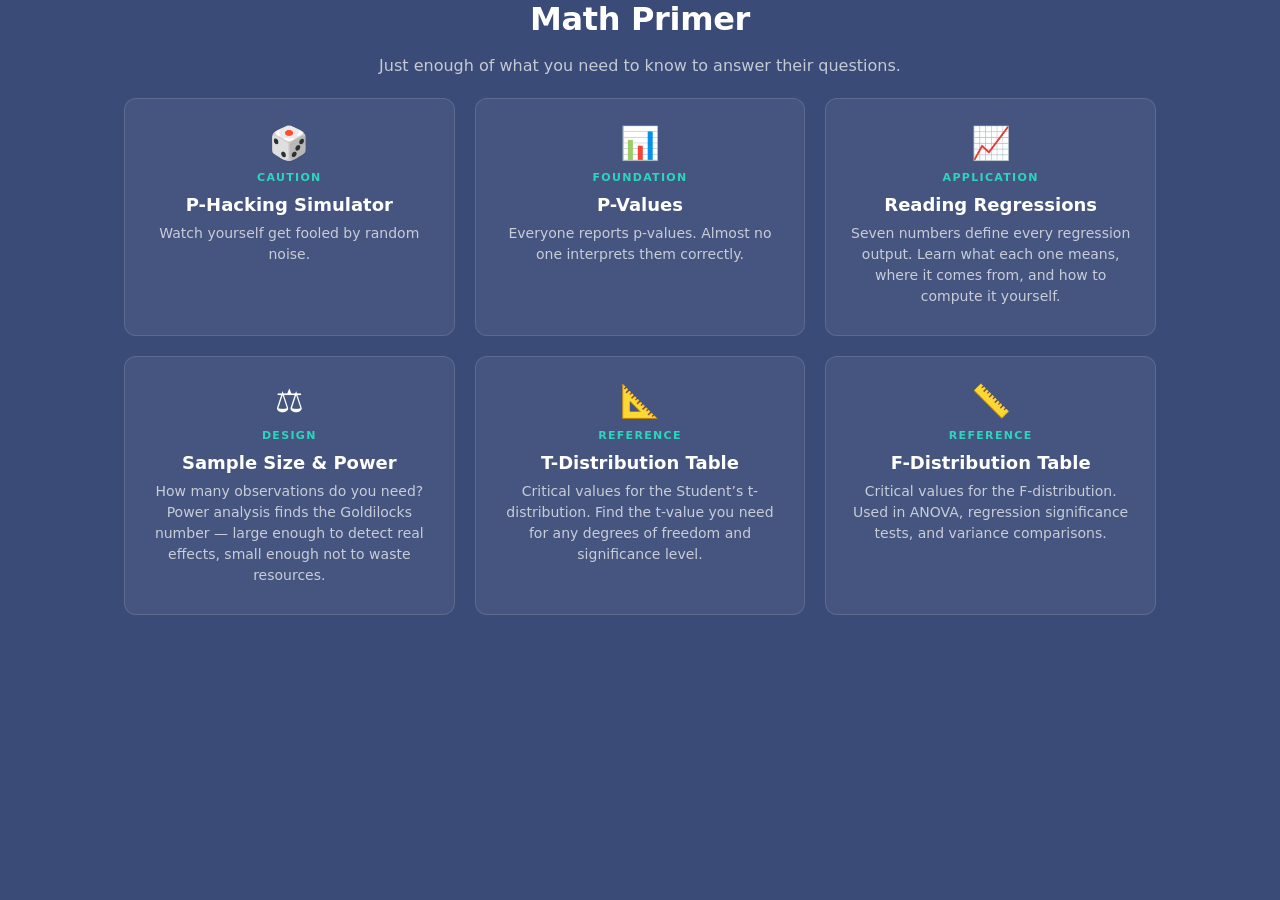
<file: index.html>
<!DOCTYPE html>
<html lang="en">
<head>
<meta charset="utf-8">
<meta name="viewport" content="width=device-width, initial-scale=1">
<title>Math Primer</title>
<link rel="stylesheet" href="style.css">
</head>
<body>

<header class="hub-header">
<h1 class="hub-title">Math Primer</h1>
<p class="hub-tagline">Just enough of what you need to know to answer their questions.</p>
</header>

<main class="hub-grid">

<a href="phacking/" class="hub-card">
<span class="hub-card__icon" aria-hidden="true">&#x1F3B2;</span>
<span class="hub-card__badge">Caution</span>
<h2 class="hub-card__title">P-Hacking Simulator</h2>
<p class="hub-card__desc">Watch yourself get fooled by random noise.</p>
</a>

<a href="pvalues/" class="hub-card">
<span class="hub-card__icon" aria-hidden="true">&#x1F4CA;</span>
<span class="hub-card__badge">Foundation</span>
<h2 class="hub-card__title">P-Values</h2>
<p class="hub-card__desc">Everyone reports p-values. Almost no one interprets them correctly.</p>
</a>

<a href="regression_reading/" class="hub-card">
<span class="hub-card__icon" aria-hidden="true">&#x1F4C8;</span>
<span class="hub-card__badge">Application</span>
<h2 class="hub-card__title">Reading Regressions</h2>
<p class="hub-card__desc">Seven numbers define every regression output. Learn what each one means, where it comes from, and how to compute it yourself.</p>
</a>

<a href="power/" class="hub-card">
<span class="hub-card__icon" aria-hidden="true">&#x2696;&#xFE0F;</span>
<span class="hub-card__badge">Design</span>
<h2 class="hub-card__title">Sample Size &amp; Power</h2>
<p class="hub-card__desc">How many observations do you need? Power analysis finds the Goldilocks number &mdash; large enough to detect real effects, small enough not to waste resources.</p>
</a>

<a href="ttable/" class="hub-card">
<span class="hub-card__icon" aria-hidden="true">&#x1F4D0;</span>
<span class="hub-card__badge">Reference</span>
<h2 class="hub-card__title">T-Distribution Table</h2>
<p class="hub-card__desc">Critical values for the Student&rsquo;s t-distribution. Find the t-value you need for any degrees of freedom and significance level.</p>
</a>

<a href="ftable/" class="hub-card">
<span class="hub-card__icon" aria-hidden="true">&#x1F4CF;</span>
<span class="hub-card__badge">Reference</span>
<h2 class="hub-card__title">F-Distribution Table</h2>
<p class="hub-card__desc">Critical values for the F-distribution. Used in ANOVA, regression significance tests, and variance comparisons.</p>
</a>

</main>

</body>
</html>
</file>
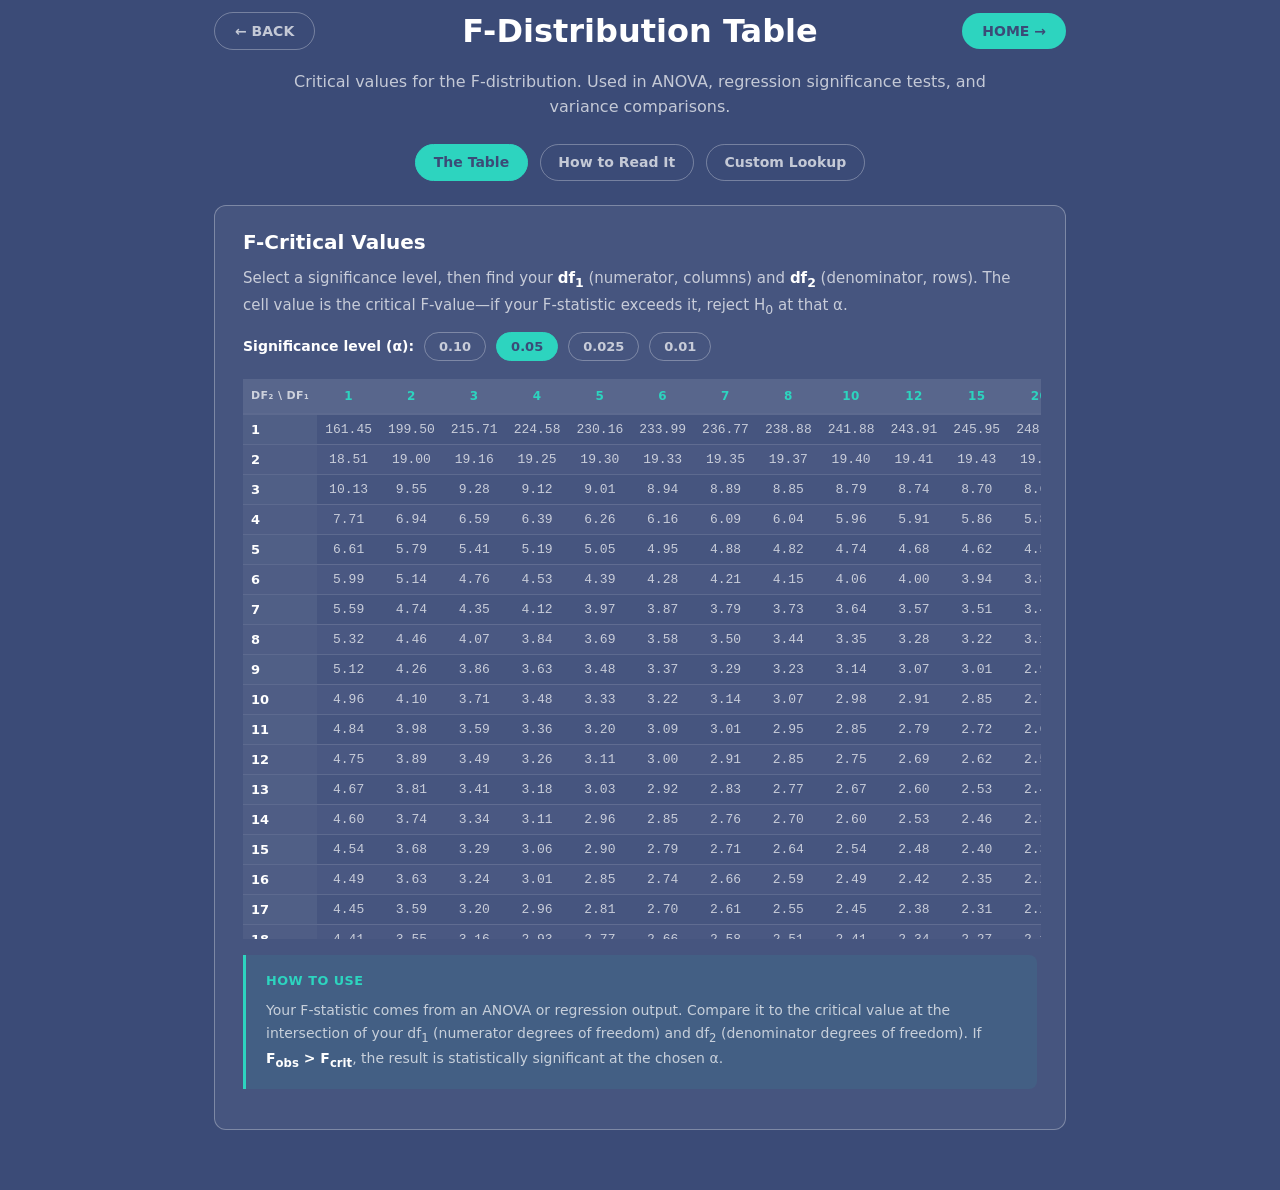
<file: ftable/index.html>
<!DOCTYPE html>
<html lang="en">
<head>
<meta charset="utf-8">
<meta name="viewport" content="width=device-width, initial-scale=1">
<title>F-Distribution Table &mdash; Math Primer</title>
<link rel="stylesheet" href="../style.css">
</head>
<body>
<div class="page">

<nav class="sec-nav sec-nav--compact" role="navigation" aria-label="Section navigation">
<a href="../ttable/" class="sec-nav__btn sec-nav__btn--back" aria-label="Go back">&larr; BACK</a>
<h1 class="sec-nav__header">F-Distribution Table</h1>
<a href="../" class="sec-nav__btn sec-nav__btn--next" aria-label="Return to the home page">HOME &rarr;</a>
</nav>

<p class="problem-statement">
Critical values for the F-distribution. Used in ANOVA, regression significance tests, and variance comparisons.
</p>

<div class="tab-selector">
<button class="tab-btn active" data-tab="table" type="button">The Table</button>
<button class="tab-btn" data-tab="howto" type="button">How to Read It</button>
<button class="tab-btn" data-tab="lookup" type="button">Custom Lookup</button>
</div>

<!-- Tab 1: The Table -->
<div class="tab-panel active" id="ft-panel-table">
<div class="content-card">
<h2>F-Critical Values</h2>

<p>Select a significance level, then find your <strong>df<sub>1</sub></strong> (numerator, columns) and <strong>df<sub>2</sub></strong> (denominator, rows). The cell value is the critical F-value&mdash;if your F-statistic exceeds it, reject H<sub>0</sub> at that &alpha;.</p>

<div class="alpha-selector">
<label>Significance level (&alpha;):</label>
<button class="alpha-pill" data-alpha="0.10" type="button">0.10</button>
<button class="alpha-pill active" data-alpha="0.05" type="button">0.05</button>
<button class="alpha-pill" data-alpha="0.025" type="button">0.025</button>
<button class="alpha-pill" data-alpha="0.01" type="button">0.01</button>
</div>

<div class="table-wrap">
<table class="f-table" id="ft-table">
<thead id="ft-thead"></thead>
<tbody id="ft-tbody"></tbody>
</table>
</div>

<div class="callout">
<div class="callout-title">How to Use</div>
Your F-statistic comes from an ANOVA or regression output. Compare it to the critical value at the intersection of your df<sub>1</sub> (numerator degrees of freedom) and df<sub>2</sub> (denominator degrees of freedom). If <strong>F<sub>obs</sub> &gt; F<sub>crit</sub></strong>, the result is statistically significant at the chosen &alpha;.
</div>
</div>
</div>

<!-- Tab 2: How to Read It -->
<div class="tab-panel" id="ft-panel-howto">
<div class="content-card">
<h2>Understanding the F-Table</h2>

<h3>The Two Degrees of Freedom</h3>
<p>Unlike the t-distribution (which has one df), the F-distribution has <strong>two</strong> degrees-of-freedom parameters:</p>

<div class="key-definition">
<p><strong>df<sub>1</sub> (numerator):</strong> In one-way ANOVA, this is <em>k &minus; 1</em>, where k is the number of groups. In regression, it is the number of predictors.<br><br>
<strong>df<sub>2</sub> (denominator):</strong> In one-way ANOVA, this is <em>N &minus; k</em>, where N is the total number of observations. In regression, it is <em>N &minus; p &minus; 1</em>.</p>
</div>

<h3>What the F-Test Is Used For</h3>
<ol class="steps-list">
<li><strong>ANOVA (Analysis of Variance):</strong> Tests whether the means of three or more groups are all equal. The F-statistic compares between-group variance to within-group variance.</li>
<li><strong>Overall regression significance:</strong> Tests whether at least one predictor in a regression model has a non-zero coefficient. This is the F-statistic reported at the bottom of regression output.</li>
<li><strong>Comparing variances:</strong> Tests whether two populations have equal variances (Levene&rsquo;s test, Bartlett&rsquo;s test). The ratio of two chi-squared variables divided by their df follows an F-distribution.</li>
</ol>

<h3>Relationship to the T-Distribution</h3>
<div class="formula-box">
<span class="label">F and t Connection</span>
F = t&sup2; &nbsp;&nbsp;(when df<sub>1</sub> = 1)
</div>

<p>When comparing exactly <strong>two groups</strong>, a one-way ANOVA with df<sub>1</sub> = 1 is mathematically identical to a two-sample t-test. The F-statistic is the square of the t-statistic, and the p-values are the same. This means an F-table with df<sub>1</sub> = 1 gives you the square of the corresponding t-critical value.</p>

<div class="callout warning">
<div class="callout-title">Connecting the Dots</div>
The F-distribution builds on the same math as the <a href="../ttable/" class="ref-link">t-distribution table</a>. Both use the incomplete beta function under the hood. If you are doing a simple two-group comparison, you can use either table&mdash;t is more natural for directional hypotheses, F for omnibus tests. See our <a href="../power/" class="ref-link">Sample Size &amp; Power</a> page for how these distributions feed into study design.
</div>

<h3>Quick Reference</h3>
<p>Need the t-distribution instead? &rarr; <a href="../ttable/" class="ref-link">T-Distribution Table</a></p>
<p>Need to plan a study? &rarr; <a href="../power/" class="ref-link">Sample Size &amp; Power Calculator</a></p>
</div>
</div>

<!-- Tab 3: Custom Lookup -->
<div class="tab-panel" id="ft-panel-lookup">
<div class="content-card">
<h2>F-Critical Value Lookup</h2>

<p>Enter your degrees of freedom and significance level to get the exact F-critical value. You can also enter an observed F-statistic to compute its p-value.</p>

<h3>Find F-Critical</h3>

<div class="input-row">
<label for="ft-df1Input">df<sub>1</sub> (numerator)</label>
<input type="number" id="ft-df1Input" min="1" max="500" step="1" value="3">
</div>

<div class="input-row">
<label for="ft-df2Input">df<sub>2</sub> (denominator)</label>
<input type="number" id="ft-df2Input" min="1" max="500" step="1" value="30">
</div>

<div class="input-row">
<label for="ft-alphaInput">&alpha; (significance)</label>
<input type="number" id="ft-alphaInput" min="0.001" max="0.50" step="0.001" value="0.05">
</div>

<div class="stat-grid">
<div class="stat-item highlight-card">
<div class="stat-value" id="ft-critResult">&mdash;</div>
<div class="stat-label">F-Critical Value</div>
</div>
</div>

<hr class="section-divider">

<h3>Find P-Value from F-Statistic</h3>

<p>Enter an observed F-statistic along with the degrees of freedom above to compute its exact p-value.</p>

<div class="input-row">
<label for="ft-fstatInput">F-statistic</label>
<input type="number" id="ft-fstatInput" min="0" max="99999" step="0.001" value="">
</div>

<div class="stat-grid">
<div class="stat-item">
<div class="stat-value" id="ft-pvalResult">&mdash;</div>
<div class="stat-label">p-value (upper tail)</div>
</div>
<div class="stat-item" id="ft-sigCard">
<div class="stat-value" id="ft-sigResult">&mdash;</div>
<div class="stat-label">Significant at &alpha;?</div>
</div>
</div>

<div class="callout">
<div class="callout-title">Tip</div>
The F-distribution is always one-tailed (right tail). An F-statistic is significant when it falls in the upper tail beyond the critical value. There is no &ldquo;two-sided&rdquo; F-test&mdash;the distribution is non-negative and asymmetric.
</div>
</div>
</div>

</div>

<script>
(function(){
'use strict';

function $(id) { return document.getElementById(id); }

/* ================================================================
   F-DISTRIBUTION MATH (shared lgamma / betaCF / incompleteBeta)
   ================================================================ */
function lgamma(x) {
  var c = [0.99999999999980993,676.5203681218851,-1259.1392167224028,771.32342877765313,-176.61502916214059,12.507343278686905,-0.13857109526572012,9.9843695780195716e-6,1.5056327351493116e-7];
  if (x < 0.5) return Math.log(Math.PI / Math.sin(Math.PI * x)) - lgamma(1 - x);
  x -= 1;
  var a = c[0], t = x + 7.5;
  for (var i = 1; i < 9; i++) a += c[i] / (x + i);
  return 0.5 * Math.log(2 * Math.PI) + (x + 0.5) * Math.log(t) - t + Math.log(a);
}

function betaCF(x, a, b) {
  var qab = a + b, qap = a + 1, qam = a - 1;
  var cc = 1, d = 1 - qab * x / qap;
  if (Math.abs(d) < 1e-10) d = 1e-10;
  d = 1 / d; var h = d;
  for (var m = 1; m <= 200; m++) {
    var m2 = 2 * m;
    var aa = m * (b - m) * x / ((qam + m2) * (a + m2));
    d = 1 + aa * d; if (Math.abs(d) < 1e-10) d = 1e-10;
    cc = 1 + aa / cc; if (Math.abs(cc) < 1e-10) cc = 1e-10;
    d = 1 / d; h *= d * cc;
    aa = -(a + m) * (qab + m) * x / ((a + m2) * (qap + m2));
    d = 1 + aa * d; if (Math.abs(d) < 1e-10) d = 1e-10;
    cc = 1 + aa / cc; if (Math.abs(cc) < 1e-10) cc = 1e-10;
    d = 1 / d; var del = d * cc; h *= del;
    if (Math.abs(del - 1) < 1e-10) break;
  }
  return h;
}

function incompleteBeta(x, a, b) {
  if (x === 0) return 0; if (x === 1) return 1;
  var bt = Math.exp(lgamma(a + b) - lgamma(a) - lgamma(b) + a * Math.log(x) + b * Math.log(1 - x));
  if (x < (a + 1) / (a + b + 2)) return bt * betaCF(x, a, b) / a;
  return 1 - bt * betaCF(1 - x, b, a) / b;
}

/* CDF of the F-distribution */
function fCDF(x, d1, d2) {
  if (x <= 0) return 0;
  var u = d1 * x / (d1 * x + d2);
  return incompleteBeta(u, d1 / 2, d2 / 2);
}

/* PDF of the F-distribution */
function fPDF(x, d1, d2) {
  if (x <= 0) return 0;
  var num = (d1 / 2) * Math.log(d1 / d2) + ((d1 / 2) - 1) * Math.log(x);
  var denom = lgamma(d1 / 2) + lgamma(d2 / 2) - lgamma((d1 + d2) / 2);
  var rest = -((d1 + d2) / 2) * Math.log(1 + (d1 / d2) * x);
  return Math.exp(num - denom + rest);
}

/* Inverse normal (initial estimate) */
function normInv(p) {
  if (p <= 0) return -Infinity;
  if (p >= 1) return Infinity;
  if (p < 0.5) return -normInv(1 - p);
  var t = Math.sqrt(-2 * Math.log(1 - p));
  var c0 = 2.515517, c1 = 0.802853, c2 = 0.010328;
  var d1 = 1.432788, d2 = 0.189269, d3 = 0.001308;
  return t - (c0 + c1 * t + c2 * t * t) / (1 + d1 * t + d2 * t * t + d3 * t * t * t);
}

/* Inverse F-distribution via Newton's method */
function fInv(p, d1, d2) {
  if (p <= 0) return 0;
  if (p >= 1) return Infinity;

  /* Wilson-Hilferty initial estimate */
  var a = 2 / (9 * d1);
  var b = 2 / (9 * d2);
  var z = normInv(p);
  var init = ((1 - b + z * Math.sqrt(b)) / (1 - a + z * Math.sqrt(a)));
  var f = init * init * init;
  if (f <= 0 || !isFinite(f)) f = 1.0;

  for (var i = 0; i < 50; i++) {
    var cdfVal = fCDF(f, d1, d2);
    var pdfVal = fPDF(f, d1, d2);
    if (pdfVal < 1e-15) break;
    var delta = (cdfVal - p) / pdfVal;
    var fNew = f - delta;
    if (fNew <= 0) fNew = f / 2;
    f = fNew;
    if (Math.abs(delta) < 1e-10) break;
  }
  return f;
}

/* ================================================================
   TABLE DATA
   ================================================================ */
var df1Cols = [1, 2, 3, 4, 5, 6, 7, 8, 10, 12, 15, 20, 30, 60, 120];
var df2Labels = ['1','2','3','4','5','6','7','8','9','10','11','12','13','14','15','16','17','18','19','20','21','22','23','24','25','26','27','28','29','30','40','50','60','80','100','120','\u221E'];
var df2Values = [1,2,3,4,5,6,7,8,9,10,11,12,13,14,15,16,17,18,19,20,21,22,23,24,25,26,27,28,29,30,40,50,60,80,100,120,Infinity];

var currentAlpha = 0.05;

/* ================================================================
   BUILD TABLE
   ================================================================ */
function buildTable() {
  var thead = $('ft-thead');
  var tbody = $('ft-tbody');

  var headerHTML = '<tr><th class="corner-label">df\u2082 \\ df\u2081</th>';
  for (var c = 0; c < df1Cols.length; c++) {
    headerHTML += '<th>' + df1Cols[c] + '</th>';
  }
  headerHTML += '</tr>';
  thead.innerHTML = headerHTML;

  var bodyHTML = '';
  for (var r = 0; r < df2Values.length; r++) {
    bodyHTML += '<tr><td>' + df2Labels[r] + '</td>';
    var d2 = df2Values[r];
    for (var ci = 0; ci < df1Cols.length; ci++) {
      var d1 = df1Cols[ci];
      var fCrit;
      if (d2 === Infinity) {
        fCrit = fInv(1 - currentAlpha, d1, 100000);
      } else {
        fCrit = fInv(1 - currentAlpha, d1, d2);
      }
      var displayVal = isFinite(fCrit) ? fCrit.toFixed(2) : '\u2014';
      bodyHTML += '<td>' + displayVal + '</td>';
    }
    bodyHTML += '</tr>';
  }
  tbody.innerHTML = bodyHTML;
}

/* ================================================================
   ALPHA PILL SWITCHING
   ================================================================ */
var alphaPills = document.querySelectorAll('.alpha-pill');
for (var ai = 0; ai < alphaPills.length; ai++) {
  alphaPills[ai].addEventListener('click', function() {
    for (var j = 0; j < alphaPills.length; j++) {
      alphaPills[j].classList.remove('active');
    }
    this.classList.add('active');
    currentAlpha = parseFloat(this.dataset.alpha);
    buildTable();
  });
}

/* ================================================================
   TAB 3: CUSTOM LOOKUP
   ================================================================ */
var df1Input = $('ft-df1Input');
var df2Input = $('ft-df2Input');
var alphaInput = $('ft-alphaInput');
var fstatInput = $('ft-fstatInput');

function updateLookup() {
  var d1 = parseInt(df1Input.value, 10);
  var d2 = parseInt(df2Input.value, 10);
  var alpha = parseFloat(alphaInput.value);

  if (isNaN(d1) || d1 < 1) d1 = 1;
  if (isNaN(d2) || d2 < 1) d2 = 1;
  if (d1 > 500) d1 = 500;
  if (d2 > 500) d2 = 500;
  if (isNaN(alpha) || alpha <= 0 || alpha >= 1) alpha = 0.05;

  var fCrit = fInv(1 - alpha, d1, d2);
  $('ft-critResult').textContent = isFinite(fCrit) ? fCrit.toFixed(4) : '\u2014';

  var fStat = parseFloat(fstatInput.value);
  if (!isNaN(fStat) && fStat >= 0) {
    var pVal = 1 - fCDF(fStat, d1, d2);
    $('ft-pvalResult').textContent = pVal < 0.0001 ? pVal.toExponential(3) : pVal.toFixed(4);

    var sigResult = $('ft-sigResult');
    if (pVal < alpha) {
      sigResult.textContent = 'Yes';
      sigResult.style.color = 'var(--brand-success)';
    } else {
      sigResult.textContent = 'No';
      sigResult.style.color = 'var(--brand-danger)';
    }
  } else {
    $('ft-pvalResult').textContent = '\u2014';
    $('ft-sigResult').textContent = '\u2014';
    $('ft-sigResult').style.color = '';
  }
}

df1Input.addEventListener('input', updateLookup);
df2Input.addEventListener('input', updateLookup);
alphaInput.addEventListener('input', updateLookup);
fstatInput.addEventListener('input', updateLookup);

/* ================================================================
   TAB SWITCHING
   ================================================================ */
var tabBtns = document.querySelectorAll('.tab-btn');
var tabPanels = document.querySelectorAll('.tab-panel');

function activateTab(tabId) {
  for (var i = 0; i < tabBtns.length; i++) {
    tabBtns[i].classList[tabBtns[i].dataset.tab === tabId ? 'add' : 'remove']('active');
  }
  for (var j = 0; j < tabPanels.length; j++) {
    tabPanels[j].classList[tabPanels[j].id === 'ft-panel-' + tabId ? 'add' : 'remove']('active');
  }
  if (tabId === 'table') {
    setTimeout(function() { buildTable(); }, 30);
  }
  if (tabId === 'lookup') {
    setTimeout(function() { updateLookup(); }, 30);
  }
}

for (var ti = 0; ti < tabBtns.length; ti++) {
  tabBtns[ti].addEventListener('click', function() { activateTab(this.dataset.tab); });
}

/* Initial render */
buildTable();
updateLookup();
})();
</script>

</body>
</html>
</file>
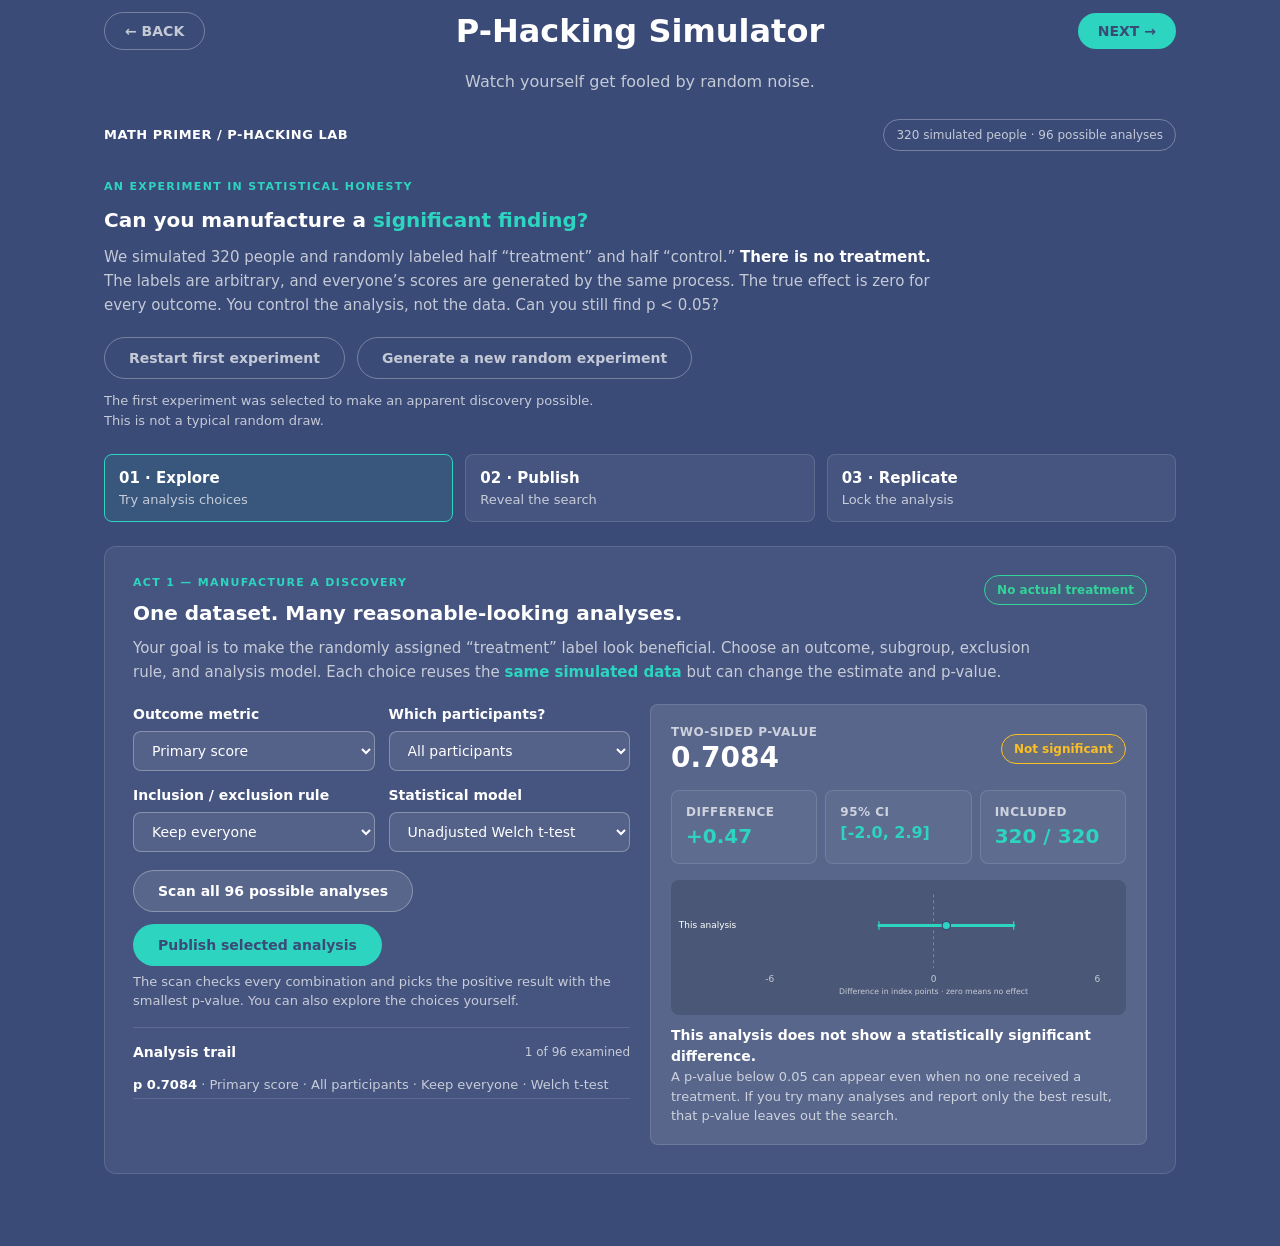
<file: phacking/index.html>
<!DOCTYPE html>
<html lang="en">
<head>
<meta charset="utf-8">
<meta name="viewport" content="width=device-width, initial-scale=1">
<title>P-Hacking Simulator &mdash; Math Primer</title>
<link rel="stylesheet" href="../style.css">
</head>
<body class="ph-lab">
<div class="page">

<nav class="sec-nav sec-nav--compact" role="navigation" aria-label="Section navigation">
<a href="../" class="sec-nav__btn sec-nav__btn--back" aria-label="Go back">&larr; BACK</a>
<h1 class="sec-nav__header">P-Hacking Simulator</h1>
<a href="../pvalues/" class="sec-nav__btn sec-nav__btn--next" aria-label="Go to next section">NEXT &rarr;</a>
</nav>

<p class="problem-statement">
Watch yourself get fooled by random noise.
</p>

</div>
<main class="shell">
  <div class="top"><span class="brand">MATH PRIMER / P-HACKING LAB</span><span class="pill">320 simulated people · 96 possible analyses</span></div>
  <div class="eyebrow" style="margin-top:28px">An experiment in statistical honesty</div>
  <h2 class="hero-title">Can you manufacture a <span class="emph">significant finding?</span></h2>
  <p class="intro">We simulated 320 people and randomly labeled half “treatment” and half “control.” <strong>There is no treatment.</strong> The labels are arbitrary, and everyone’s scores are generated by the same process. The true effect is zero for every outcome. You control the analysis, not the data. Can you still find p &lt; 0.05?</p>
  <div class="setup">
    <button class="ghost" id="guidedBtn" type="button">Restart first experiment</button>
    <button class="ghost" id="randomBtn" type="button">Generate a new random experiment</button>
    <span class="setup-note" id="seedNote" aria-live="polite">The first experiment was selected to make an apparent discovery possible. New experiments are sampled randomly and may produce no significant finding.</span>
  </div>
  <div class="stepbar" aria-label="Lab stages"><div class="step current" id="step1"><b>01 · Explore</b> Try analysis choices</div><div class="step" id="step2"><b>02 · Publish</b> Reveal the search</div><div class="step" id="step3"><b>03 · Replicate</b> Lock the analysis</div></div>

  <section class="act" id="act1" aria-labelledby="title1">
    <div class="acttop"><div><div class="eyebrow">Act 1 — Manufacture a discovery</div><h2 id="title1">One dataset. Many reasonable-looking analyses.</h2></div><span class="badge good">No actual treatment</span></div>
    <p class="actlead">Your goal is to make the randomly assigned “treatment” label look beneficial. Choose an outcome, subgroup, exclusion rule, and analysis model. Each choice reuses the <em>same simulated data</em> but can change the estimate and p-value.</p>
    <div class="grid">
      <div>
        <div class="choice-grid">
          <div class="field"><label for="outcome">Outcome metric</label><select id="outcome"><option value="primary">Primary score</option><option value="engagement">Engagement index</option><option value="satisfaction">Satisfaction index</option><option value="intent">Retention intent index</option></select></div>
          <div class="field"><label for="segment">Which participants?</label><select id="segment"><option value="all">All participants</option><option value="younger">Ages 18–39</option><option value="older">Ages 40–67</option><option value="high">Higher baseline score</option></select></div>
          <div class="field"><label for="rule">Inclusion / exclusion rule</label><select id="rule"><option value="keep">Keep everyone</option><option value="trim">Trim bottom/top 5% of outcome</option><option value="quality">Exclude low-effort responses</option></select></div>
          <div class="field"><label for="model">Statistical model</label><select id="model"><option value="welch">Unadjusted Welch t-test</option><option value="adjusted">Baseline-adjusted OLS</option></select></div>
        </div>
        <div class="actions"><button class="secondary" id="scanBtn" type="button">Scan all 96 possible analyses</button><button class="primary" id="publishBtn" type="button">Publish selected analysis</button></div>
        <div class="hint">The scan checks every combination and picks the positive result with the smallest p-value. You can also explore the choices yourself.</div>
        <div class="audit"><div class="audit-head"><strong>Analysis trail</strong><span class="tiny" id="visitedCount">1 of 96 examined</span></div><div id="history" class="history" aria-live="polite"></div></div>
      </div>
      <div class="card">
        <div class="readout"><div><div class="stat-label">Two-sided p-value</div><div class="big-p" id="pReadout">—</div></div><span class="badge" id="statusBadge">Calculating</span></div>
        <div class="stats"><div class="stat"><div class="stat-label">Difference</div><div class="stat-val" id="effectReadout">—</div></div><div class="stat"><div class="stat-label">95% CI</div><div class="stat-val" id="ciReadout" style="font-size:1rem">—</div></div><div class="stat"><div class="stat-label">Included</div><div class="stat-val" id="nReadout">—</div></div></div>
        <div class="chartBox" id="singlePlot" role="img" aria-label="Selected estimate and its 95 percent confidence interval"></div>
        <div class="result-line" id="interpretReadout"></div>
        <div class="hint">A p-value below 0.05 can appear even when no one received a treatment. If you try many analyses and report only the best result, that p-value leaves out the search.</div>
      </div>
    </div>
  </section>

  <section class="act" id="act2" hidden aria-labelledby="title2">
    <div class="acttop"><div><div class="eyebrow">Act 2 — The publication</div><h2 id="title2">What the headline leaves out</h2></div><span class="badge warn" id="selectionBadge">Analysis selected</span></div>
    <p class="actlead" id="act2Lead">The headline shows one analysis. The chart reveals the many different results obtainable from the same dataset.</p>
    <div class="card"><div class="stat-label">Your simulated publication headline</div><div class="headline" id="headline">—</div><div class="subtle" id="selectedSpec">—</div></div>
    <div class="labelgrid"><div class="stat"><div class="stat-label">Specifications possible</div><div class="stat-val">96</div></div><div class="stat"><div class="stat-label">Positive results, p &lt; 0.05</div><div class="stat-val" id="positiveCount">—</div></div><div class="stat"><div class="stat-label">Negative results, p &lt; 0.05</div><div class="stat-val" id="negativeCount">—</div></div></div>
    <h3>The full specification curve</h3><p class="subtle">All 96 analyses use the <strong>same</strong> experiment. Each dot is an estimated effect; its line shows the 95% confidence interval for that single analysis. The outlined dot is the result you published.</p>
    <div class="chartBox" id="curvePlot" role="group" aria-label="Interactive specification curve with all 96 treatment estimates and confidence intervals"></div>
    <div class="curve-detail" id="curveDetail" aria-live="polite">Tap or hover over a dot to see which analysis produced it. Keyboard: focus the chart and use the left and right arrows.</div>
    <div class="legend"><span><i class="dot" style="background:var(--teal)"></i>Positive p &lt; .05</span><span><i class="dot" style="background:var(--red)"></i>Negative p &lt; .05</span><span><i class="dot" style="background:var(--sky)"></i>Not significant</span></div>
    <div class="insight" id="interpretCurve">—</div>
    <details class="methods"><summary>Why these results are not 96 independent experiments</summary><p>The same simulated people appear in many analyses, so the results are related. The four outcomes are different measures on a common index-point scale; choosing a different outcome or subgroup can change the question being answered. The confidence intervals and p-values are calculated one analysis at a time. They do not account for searching across 96 alternatives.</p></details>
    <div class="actions"><button class="primary" id="replicateBtn" type="button">Run independent, locked-specification replication</button><button class="ghost" id="backBtn" type="button">Change the analysis instead</button></div>
  </section>

  <section class="act" id="act3" hidden aria-labelledby="title3">
    <div class="acttop"><div><div class="eyebrow">Act 3 — Lock &amp; replicate</div><h2 id="title3">New simulated people. Same analysis rules.</h2></div><span class="badge good">Specification locked</span></div>
    <p class="actlead">We generated an independent sample of 320 new simulated people and randomly assigned the same empty group labels. Again, no treatment exists, and both groups’ scores come from the same process. Your chosen outcome, subgroup, exclusions, and statistical model are applied <strong>unchanged</strong>.</p>
    <div class="card"><div class="readout"><strong id="repSummary">—</strong><span class="badge" id="repBadge">Replication</span></div><div class="chartBox" id="repPlot" role="img" aria-label="Original selected estimate and independent replication confidence intervals"></div><p class="subtle" id="repInterpret"></p></div>
    <div class="actions"><button class="secondary" id="againBtn" type="button">Run another independent replication</button><button class="ghost" id="returnBtn" type="button">Return to analysis exploration</button></div>
    <div class="audit"><div class="audit-head"><strong>All replications (none hidden)</strong><span class="tiny" id="repCount">0 run</span></div><div class="repitems" id="repHistory"></div></div>
    <div class="insight"><strong>What this demonstrates:</strong> an effect picked because it looked impressive can overstate the true effect (sometimes called the “winner’s curse”). Replication estimates fluctuate around the true zero effect, but some can still pass p &lt; .05 by chance. A nonsignificant replication is not proof that the effect is exactly zero.</div>
  </section>
  
</main>
<script>
(function(){
'use strict';
const N=320, GUIDED_SEED=49, ALPHA=.05;
const FIELDS=['outcome','segment','rule','model'];
const LEVELS={outcome:['primary','engagement','satisfaction','intent'],segment:['all','younger','older','high'],rule:['keep','trim','quality'],model:['welch','adjusted']};
const LABELS={outcome:{primary:'Primary score',engagement:'Engagement index',satisfaction:'Satisfaction index',intent:'Retention intent index'},segment:{all:'All participants',younger:'Ages 18–39',older:'Ages 40–67',high:'Higher baseline'},rule:{keep:'Keep everyone',trim:'Trim outcome tails 5%',quality:'Exclude low-effort'},model:{welch:'Welch t-test',adjusted:'Adjusted OLS'}};
const $=id=>document.getElementById(id);
const htmlEscape=s=>String(s).replace(/[&<>\"']/g,c=>({'&':'&amp;','<':'&lt;','>':'&gt;','"':'&quot;',"'":'&#39;'}[c]));
function rngFromSeed(seed){let a=seed>>>0;return function(){a=(a+0x6D2B79F5)|0;let t=Math.imul(a^(a>>>15),1|a);t=(t+Math.imul(t^(t>>>7),61|t))^t;return ((t^(t>>>14))>>>0)/4294967296;};}
function gaussian(rng){let spare=null;return function(){if(spare!==null){const z=spare;spare=null;return z;}let u=0,v=0;while(u===0)u=rng();while(v===0)v=rng();const radius=Math.sqrt(-2*Math.log(u));const theta=2*Math.PI*v;spare=radius*Math.sin(theta);return radius*Math.cos(theta);};}
function makeData(seed){const rng=rngFromSeed(seed),normal=gaussian(rng);const tx=Array.from({length:N},(_,i)=>i<N/2?1:0);for(let i=tx.length-1;i>0;i--){const j=Math.floor(rng()*(i+1));[tx[i],tx[j]]=[tx[j],tx[i]];}const rows=[];
  for(let i=0;i<N;i++){
    const age=18+Math.floor(50*rng()),baseline=50+10*normal(),shared=normal(),effort=rng()<.12;
    const common=.46*(baseline-50)+.095*(age-43);
    rows.push({t:tx[i],age,baseline,effort,
       primary:50+common+6*shared+8.5*normal(),
       engagement:50+.84*common+3*shared+10.5*normal(),
       satisfaction:50+.65*common-2*shared+11*normal(),
       intent:50+.9*common+5*shared+9*normal()});
  }return rows;
}
function mean(values){return values.reduce((s,x)=>s+x,0)/values.length;}
function variance(values,m){return values.reduce((s,x)=>s+(x-m)*(x-m),0)/(values.length-1);}
function logGamma(z){const c=[.99999999999980993,676.5203681218851,-1259.1392167224028,771.32342877765313,-176.61502916214059,12.507343278686905,-.13857109526572012,9.9843695780195716e-6,1.5056327351493116e-7];if(z<.5)return Math.log(Math.PI/Math.sin(Math.PI*z))-logGamma(1-z);z-=1;let x=c[0];for(let i=1;i<c.length;i++)x+=c[i]/(z+i);const t=z+7.5;return .5*Math.log(2*Math.PI)+(z+.5)*Math.log(t)-t+Math.log(x);}
function betaCF(x,a,b){const qab=a+b,qap=a+1,qam=a-1;let c=1,d=1-qab*x/qap;if(Math.abs(d)<1e-25)d=1e-25;d=1/d;let h=d;for(let m=1;m<=200;m++){const m2=2*m;let aa=m*(b-m)*x/((qam+m2)*(a+m2));d=1+aa*d;if(Math.abs(d)<1e-25)d=1e-25;c=1+aa/c;if(Math.abs(c)<1e-25)c=1e-25;d=1/d;h*=d*c;aa=-(a+m)*(qab+m)*x/((a+m2)*(qap+m2));d=1+aa*d;if(Math.abs(d)<1e-25)d=1e-25;c=1+aa/c;if(Math.abs(c)<1e-25)c=1e-25;d=1/d;const delta=d*c;h*=delta;if(Math.abs(delta-1)<1e-12)break;}return h;}
function incompleteBeta(x,a,b){if(x<=0)return 0;if(x>=1)return 1;const t=Math.exp(logGamma(a+b)-logGamma(a)-logGamma(b)+a*Math.log(x)+b*Math.log(1-x));return x<(a+1)/(a+b+2)?t*betaCF(x,a,b)/a:1-t*betaCF(1-x,b,a)/b;}
function twoSidedP(t,df){if(!Number.isFinite(t)||!Number.isFinite(df)||df<=0)return NaN;return Math.max(0,Math.min(1,incompleteBeta(df/(df+t*t),df/2,.5)));}
function crit95(df){let low=0,high=10;for(let i=0;i<45;i++){const mid=(low+high)/2;if(twoSidedP(mid,df)>.05)low=mid;else high=mid;}return (low+high)/2;}
function inverse3(m){const a=m[0][0],b=m[0][1],c=m[0][2],d=m[1][0],e=m[1][1],f=m[1][2],g=m[2][0],h=m[2][1],i=m[2][2];const A=e*i-f*h,B=c*h-b*i,C=b*f-c*e,D=f*g-d*i,E=a*i-c*g,F=c*d-a*f,G=d*h-e*g,H=b*g-a*h,I=a*e-b*d;const det=a*A+b*D+c*G;if(Math.abs(det)<1e-10)return null;return [[A,B,C],[D,E,F],[G,H,I]].map(row=>row.map(v=>v/det));}
function specKey(spec){return FIELDS.map(k=>spec[k]).join('|');}
function specDescription(spec){return FIELDS.map(k=>LABELS[k][spec[k]]).join(' · ');}
function selectRows(data,spec){let rows=data.filter(r=>spec.segment==='all'||(spec.segment==='younger'&&r.age<40)||(spec.segment==='older'&&r.age>=40)||(spec.segment==='high'&&r.baseline>=50));if(spec.rule==='quality')rows=rows.filter(r=>!r.effort);else if(spec.rule==='trim'){const sorted=rows.map(r=>r[spec.outcome]).sort((a,b)=>a-b);const low=sorted[Math.floor(.05*sorted.length)],high=sorted[Math.ceil(.95*sorted.length)-1];rows=rows.filter(r=>r[spec.outcome]>=low&&r[spec.outcome]<=high);}return rows;}
function analyze(data,spec){const rows=selectRows(data,spec),nA=rows.filter(r=>r.t===1).length,nB=rows.length-nA;if(nA<4||nB<4)return null;let diff,se,df;
  if(spec.model==='welch'){const a=rows.filter(r=>r.t===1).map(r=>r[spec.outcome]),b=rows.filter(r=>r.t===0).map(r=>r[spec.outcome]);const ma=mean(a),mb=mean(b),va=variance(a,ma),vb=variance(b,mb),v1=va/a.length,v0=vb/b.length;diff=ma-mb;se=Math.sqrt(v1+v0);df=(v1+v0)**2/(v1*v1/(a.length-1)+v0*v0/(b.length-1));}
  else{const XtX=[[0,0,0],[0,0,0],[0,0,0]],Xty=[0,0,0];for(const r of rows){const x=[1,r.t,(r.baseline-50)/10],y=r[spec.outcome];for(let i=0;i<3;i++){Xty[i]+=x[i]*y;for(let j=0;j<3;j++)XtX[i][j]+=x[i]*x[j];}}const inv=inverse3(XtX);if(!inv)return null;const coef=inv.map(row=>row.reduce((s,v,j)=>s+v*Xty[j],0));let rss=0;for(const r of rows){const fit=coef[0]+coef[1]*r.t+coef[2]*(r.baseline-50)/10;rss+=(r[spec.outcome]-fit)**2;}df=rows.length-3;diff=coef[1];se=Math.sqrt(rss/df*inv[1][1]);}
  if(!(se>0&&Number.isFinite(df)))return null;const p=twoSidedP(diff/se,df),margin=crit95(df)*se;return {spec:{...spec},diff,se,df,p,lo:diff-margin,hi:diff+margin,n:rows.length,nA,nB};
}
function allSpecs(data){const list=[];for(const outcome of LEVELS.outcome)for(const segment of LEVELS.segment)for(const rule of LEVELS.rule)for(const model of LEVELS.model){const s={outcome,segment,rule,model},result=analyze(data,s);if(result)list.push(result);}return list;}
const fmtNum=(x,d=2)=>(x>=0?'+':'')+x.toFixed(d);
const fmtP=p=>p<.0001?'< 0.0001':p.toFixed(4);
function classification(r){return r.p<ALPHA?(r.diff>0?'positive':'negative'):'none';}
function resultBadge(result){const c=classification(result);if(c==='positive')return ['Positive & significant','good'];if(c==='negative')return ['Negative & significant','bad'];return ['Not significant','warn'];}
function svgEl(tag,attrs={},text=''){const node=document.createElementNS('http://www.w3.org/2000/svg',tag);for(const [k,v] of Object.entries(attrs))node.setAttribute(k,String(v));if(text)node.textContent=text;return node;}
function emptySvg(width,height){return svgEl('svg',{viewBox:`0 0 ${width} ${height}`,role:'presentation',xmlns:'http://www.w3.org/2000/svg'});}
function graphCI(target,items){const svg=emptySvg(760,175+items.length*50),w=760,left=165,right=48,top=42,bottom=40,plotRight=w-right;
  let valMax=Math.max(6,...items.flatMap(item=>[Math.abs(item.lo),Math.abs(item.hi)]));const spread=Math.ceil(valMax/2)*2;function X(x){return left+(x+spread)/(2*spread)*(plotRight-left);}const baselineY=top-18,stopY=100+items.length*47;
  svg.appendChild(svgEl('line',{x1:X(0),y1:baselineY,x2:X(0),y2:stopY,stroke:'rgba(255,255,255,0.3)','stroke-dasharray':'5 5','stroke-width':1.6}));
  for(const v of [-spread,0,spread]){svg.appendChild(svgEl('text',{x:X(v),y:stopY+23,fill:'rgba(255,255,255,0.7)','text-anchor':'middle','font-size':15},String(v)));}
  for(let i=0;i<items.length;i++){const item=items[i],y=76+i*47,color=i===0&&items.length>1?'#fbbf24':'#2dd4bf';svg.appendChild(svgEl('text',{x:13,y:y+4,fill:'#ffffff','font-size':15},item.name));svg.appendChild(svgEl('line',{x1:X(item.lo),y1:y,x2:X(item.hi),y2:y,stroke:color,'stroke-width':5,'stroke-linecap':'round'}));for(const v of [item.lo,item.hi])svg.appendChild(svgEl('line',{x1:X(v),y1:y-7,x2:X(v),y2:y+7,stroke:color,'stroke-width':2}));svg.appendChild(svgEl('circle',{cx:X(item.diff),cy:y,r:7,fill:color,stroke:'#3b4b77','stroke-width':2}));}
  svg.appendChild(svgEl('text',{x:(left+plotRight)/2,y:stopY+43,fill:'rgba(255,255,255,0.7)','text-anchor':'middle','font-size':13},'Difference in index points · zero means no effect'));
  target.replaceChildren(svg);
}
function graphCurve(target,results,selected){
  const sorted=[...results].sort((a,b)=>a.diff-b.diff);
  const w=1000,h=420,left=70,right=30,top=35,bottom=57;
  const maxAbs=Math.max(10,...results.flatMap(x=>[Math.abs(x.lo),Math.abs(x.hi)]));
  const lim=Math.ceil(maxAbs/5)*5;
  const X=i=>left+i/(sorted.length-1)*(w-left-right);
  const Y=v=>top+(lim-v)/(2*lim)*(h-top-bottom);
  const svg=emptySvg(w,h);
  svg.setAttribute('tabindex','0');
  svg.setAttribute('role','group');
  svg.setAttribute('aria-label','Estimated treatment effects. Use arrow keys to inspect different analyses.');
  for(const yv of [-lim,0,lim]){
    svg.appendChild(svgEl('line',{x1:left,y1:Y(yv),x2:w-right,y2:Y(yv),stroke:yv===0?'rgba(255,255,255,0.5)':'rgba(255,255,255,0.2)','stroke-dasharray':yv===0?'6 5':'3 8','stroke-width':yv===0?2:1}));
    svg.appendChild(svgEl('text',{x:left-13,y:Y(yv)+5,fill:'rgba(255,255,255,0.7)','text-anchor':'end','font-size':16},String(yv)));
  }
  let selectedIndex=0;
  sorted.forEach((r,i)=>{
    const x=X(i),state=classification(r),color=state==='positive'?'#2dd4bf':state==='negative'?'#f87171':'rgba(255,255,255,0.7)';
    const isPicked=specKey(r.spec)===specKey(selected.spec);
    if(isPicked)selectedIndex=i;
    svg.appendChild(svgEl('line',{x1:x,y1:Y(r.lo),x2:x,y2:Y(r.hi),stroke:color,'stroke-opacity':isPicked?.9:.22,'stroke-width':isPicked?3:1.3}));
    const circle=svgEl('circle',{cx:x,cy:Y(r.diff),r:isPicked?8:3.6,fill:color,stroke:isPicked?'#ffffff':'none','stroke-width':isPicked?3:0});
    circle.appendChild(svgEl('title',{},`${specDescription(r.spec)}\nEstimate ${fmtNum(r.diff)} · p ${fmtP(r.p)} · 95% CI [${r.lo.toFixed(2)}, ${r.hi.toFixed(2)}]`));
    svg.appendChild(circle);
    if(isPicked)svg.appendChild(svgEl('line',{x1:x,y1:top,x2:x,y2:h-bottom,stroke:'#ffffff','stroke-dasharray':'3 8','stroke-opacity':'.8'}));
  });
  svg.appendChild(svgEl('text',{x:(left+w-right)/2,y:h-15,fill:'rgba(255,255,255,0.7)','text-anchor':'middle','font-size':15},'96 ways to analyze the data, sorted by estimated effect →'));
  svg.appendChild(svgEl('text',{x:17,y:15,fill:'rgba(255,255,255,0.7)','font-size':14},'Effect (index points)'));
  target.replaceChildren(svg);
  function inspect(index){
    selectedIndex=Math.max(0,Math.min(sorted.length-1,index));
    const r=sorted[selectedIndex];
    const verdict=classification(r)==='positive'?'Positive result, p < 0.05':classification(r)==='negative'?'Negative result, p < 0.05':'Not statistically significant';
    $('curveDetail').textContent=`Analysis ${selectedIndex+1} of ${sorted.length}: ${specDescription(r.spec)}. Effect ${fmtNum(r.diff)} points; 95% interval [${r.lo.toFixed(2)}, ${r.hi.toFixed(2)}]; p ${fmtP(r.p)}. ${verdict}.`;
  }
  function inspectPointer(event){
    const rect=svg.getBoundingClientRect();
    if(rect.width<=0||rect.height<=0)return;
    const pointerX=(event.clientX-rect.left)/rect.width*w;
    const pointerY=(event.clientY-rect.top)/rect.height*h;
    let index=0,best=Infinity;
    sorted.forEach((r,i)=>{
      const dx=X(i)-pointerX,dy=Y(r.diff)-pointerY;
      const distance=dx*dx+dy*dy;
      if(distance<best){index=i;best=distance;}
    });
    inspect(index);
  }
  svg.addEventListener('pointermove',event=>{if(event.pointerType==='mouse')inspectPointer(event);});
  svg.addEventListener('click',inspectPointer);
  svg.addEventListener('keydown',event=>{
    if(event.key==='ArrowRight'){event.preventDefault();inspect(selectedIndex+1);}
    if(event.key==='ArrowLeft'){event.preventDefault();inspect(selectedIndex-1);}
  });
  inspect(selectedIndex);
}

let seed=GUIDED_SEED,data=[],results=[],current=null,locked=null,replications=[],history=[],visited=new Set(),mode='guided',randomCounter=0,phase=1;
function currentSpec(){const result={};for(const k of FIELDS)result[k]=$(k).value;return result;}
function setSpec(spec){for(const k of FIELDS)$(k).value=spec[k];}
function defaultSpec(){return {outcome:'primary',segment:'all',rule:'keep',model:'welch'};}
function record(result,note){const key=specKey(result.spec);visited.add(key);history.push({description:specDescription(result.spec),p:result.p,note:note||'manual'});if(history.length>130)history.shift();}
function renderHistory(){ $('visitedCount').textContent=visited.size+' of '+results.length+' examined';$('history').innerHTML=history.slice(-5).reverse().map(item=>`<div><strong>p ${fmtP(item.p)}</strong> · ${htmlEscape(item.description)}${item.note==='scan'?' · <em>scan pick</em>':''}</div>`).join('');}
function renderSelected(){current=analyze(data,currentSpec());if(!current)return;const [label,cl]=resultBadge(current);$('statusBadge').textContent=label;$('statusBadge').className='badge '+cl;$('pReadout').textContent=fmtP(current.p);$('effectReadout').textContent=fmtNum(current.diff);$('ciReadout').textContent=`[${current.lo.toFixed(1)}, ${current.hi.toFixed(1)}]`;$('nReadout').textContent=current.n+' / '+N;
 const c=classification(current);$('interpretReadout').textContent=c==='positive'?'p < 0.05: The group with the fake “treatment” label scores higher here. What about the other analyses?':c==='negative'?'p < 0.05: The group with the fake “treatment” label scores lower here. This is significant, but not a positive result.':'This analysis does not show a statistically significant difference.';
 graphCI($('singlePlot'),[{name:'This analysis',...current}]);renderHistory();}
function changeSpec(note){const next=analyze(data,currentSpec());if(!next){$('interpretReadout').textContent='Too few participants remain for this analysis. Choose a broader group.';return;}record(next,note||'manual');renderSelected();}
function showStep(n){phase=n;for(let i=1;i<=3;i++)$('step'+i).className='step'+(i===n?' current':i<n?' complete':'');$('act2').hidden=n<2;$('act3').hidden=n<3;}
function scrollToAct(id){if(document.documentElement.scrollTo&&$(''+id))$(id).scrollIntoView({behavior:'smooth',block:'start'});}
function reset(newSeed,newMode){seed=newSeed;mode=newMode;data=makeData(seed);results=allSpecs(data);locked=null;replications=[];visited=new Set();history=[];setSpec(defaultSpec());showStep(1);record(analyze(data,defaultSpec()),'initial');renderSelected();$('repHistory').replaceChildren();$('repCount').textContent='0 run';$('seedNote').textContent=mode==='guided'?'The first experiment was selected to make an apparent discovery possible. This is not a typical random draw.':'This experiment was generated at random. A significant finding is not guaranteed.';$('act2').hidden=true;$('act3').hidden=true;}
function randomSeed(){if(window.crypto&&window.crypto.getRandomValues){const x=new Uint32Array(1);window.crypto.getRandomValues(x);return x[0];}randomCounter++;return (Date.now()+Math.floor(Math.random()*1e9)+randomCounter)>>>0;}
function scan(){const acceptable=results.filter(r=>r.diff>0&&r.p<ALPHA);const candidates=(acceptable.length?acceptable:results.filter(r=>r.diff>0));if(candidates.length===0){alert('No positive estimates on this dataset.');return;}const best=[...candidates].sort((a,b)=>a.p-b.p)[0];for(const r of results)visited.add(specKey(r.spec));setSpec(best.spec);record(best,'scan');renderSelected();if(phase>1){showStep(1);locked=null;replications=[];}if(!acceptable.length) $('interpretReadout').textContent='The full search found no positive result with p < 0.05. Even after trying many analyses, chance does not guarantee a significant finding.';}
function publish(){locked=analyze(data,currentSpec());if(!locked)return;const c=classification(locked);const baselineOnly=visited.size===1&&specKey(locked.spec)===specKey(defaultSpec());$('selectionBadge').textContent=baselineOnly?'Starting analysis — no alternatives explored':'Chosen after exploring alternatives';$('selectionBadge').className='badge '+(baselineOnly?'good':'warn');$('act2Lead').textContent=baselineOnly?'You published the starting analysis without exploring other options. Here are the other analyses that could have been run.':'You chose one result after trying different analyses. See how the same dataset supports a much wider range of headlines.';$('selectedSpec').textContent=specDescription(locked.spec)+` · n = ${locked.n} · estimated effect ${fmtNum(locked.diff)} points · 95% interval [${locked.lo.toFixed(2)}, ${locked.hi.toFixed(2)}]`;
  $('headline').textContent=c==='positive'?`“Treatment improves ${LABELS.outcome[locked.spec.outcome]}” (p ${fmtP(locked.p)})`:c==='negative'?`“Treatment reduces ${LABELS.outcome[locked.spec.outcome]}” (p ${fmtP(locked.p)})`:`“No statistically significant difference in ${LABELS.outcome[locked.spec.outcome]}” (p ${fmtP(locked.p)})`;
  const pos=results.filter(r=>classification(r)==='positive').length,neg=results.filter(r=>classification(r)==='negative').length;$('positiveCount').textContent=pos;$('negativeCount').textContent=neg;graphCurve($('curvePlot'),results,locked);
  $('interpretCurve').textContent=`Out of ${results.length} ways to analyze these data, ${pos} yield a positive result with p < 0.05 and ${neg} yield a negative one. But “treatment” is only a random label: neither group received anything different. You examined ${visited.size} analysis choice${visited.size===1?'':'s'} before publishing. These are related analyses of the same simulated people, so this count does not tell us the chance of finding a false positive in a new experiment.`;
  replications=[];$('repCount').textContent='0 run';$('repHistory').replaceChildren();$('act3').hidden=true;showStep(2);scrollToAct('act2');
}
function runReplication(){if(!locked)return;const data2=makeData(randomSeed()),rep=analyze(data2,locked.spec);if(!rep){$('repSummary').textContent='This sample leaves too few participants under the locked rules to calculate a result.';return;}replications.push(rep);const c=classification(rep),[label,cls]=resultBadge(rep);$('repBadge').textContent=label;$('repBadge').className='badge '+cls;$('repSummary').textContent=`Replication ${replications.length}: effect ${fmtNum(rep.diff)} points · p ${fmtP(rep.p)}`;
 graphCI($('repPlot'),[{name:'Original selected',...locked},{name:'Fresh replication',...rep}]);$('repInterpret').textContent=c==='positive'?'This replication is significantly positive, even though its true effect is zero. A false positive is possible in an independent test; repeating replications until one agrees would create a new selection problem.':c==='negative'?'This independent replication is significant in the negative direction. Under the true null, such tail results remain possible.':'This replication is not statistically significant. That does not establish an exactly zero effect; it illustrates how a selected original estimate need not reappear in a new sample.';
 $('repCount').textContent=replications.length+' run';$('repHistory').innerHTML=replications.map((r,i)=>({r,i})).reverse().map(({r,i})=>`<div class="repitem"><span>Replication ${i+1} · effect ${fmtNum(r.diff)} · p ${fmtP(r.p)}</span><strong>${classification(r)==='none'?'Not significant':classification(r)==='positive'?'Significant (+)':'Significant (−)'}</strong></div>`).join('');showStep(3);scrollToAct('act3');}
for(const k of FIELDS)$(k).addEventListener('change',()=>{changeSpec();if(phase>1){$('act2').hidden=true;$('act3').hidden=true;showStep(1);locked=null;replications=[];}});
$('scanBtn').addEventListener('click',scan);$('publishBtn').addEventListener('click',publish);$('replicateBtn').addEventListener('click',runReplication);$('againBtn').addEventListener('click',runReplication);$('guidedBtn').addEventListener('click',()=>{reset(GUIDED_SEED,'guided');window.scrollTo({top:0,behavior:'smooth'});});$('randomBtn').addEventListener('click',()=>{reset(randomSeed(),'random');window.scrollTo({top:0,behavior:'smooth'});});$('backBtn').addEventListener('click',()=>{showStep(1);locked=null;scrollToAct('act1');});$('returnBtn').addEventListener('click',()=>{showStep(1);locked=null;scrollToAct('act1');});
reset(GUIDED_SEED,'guided');

})();
</script>
</body>
</html>
</file>
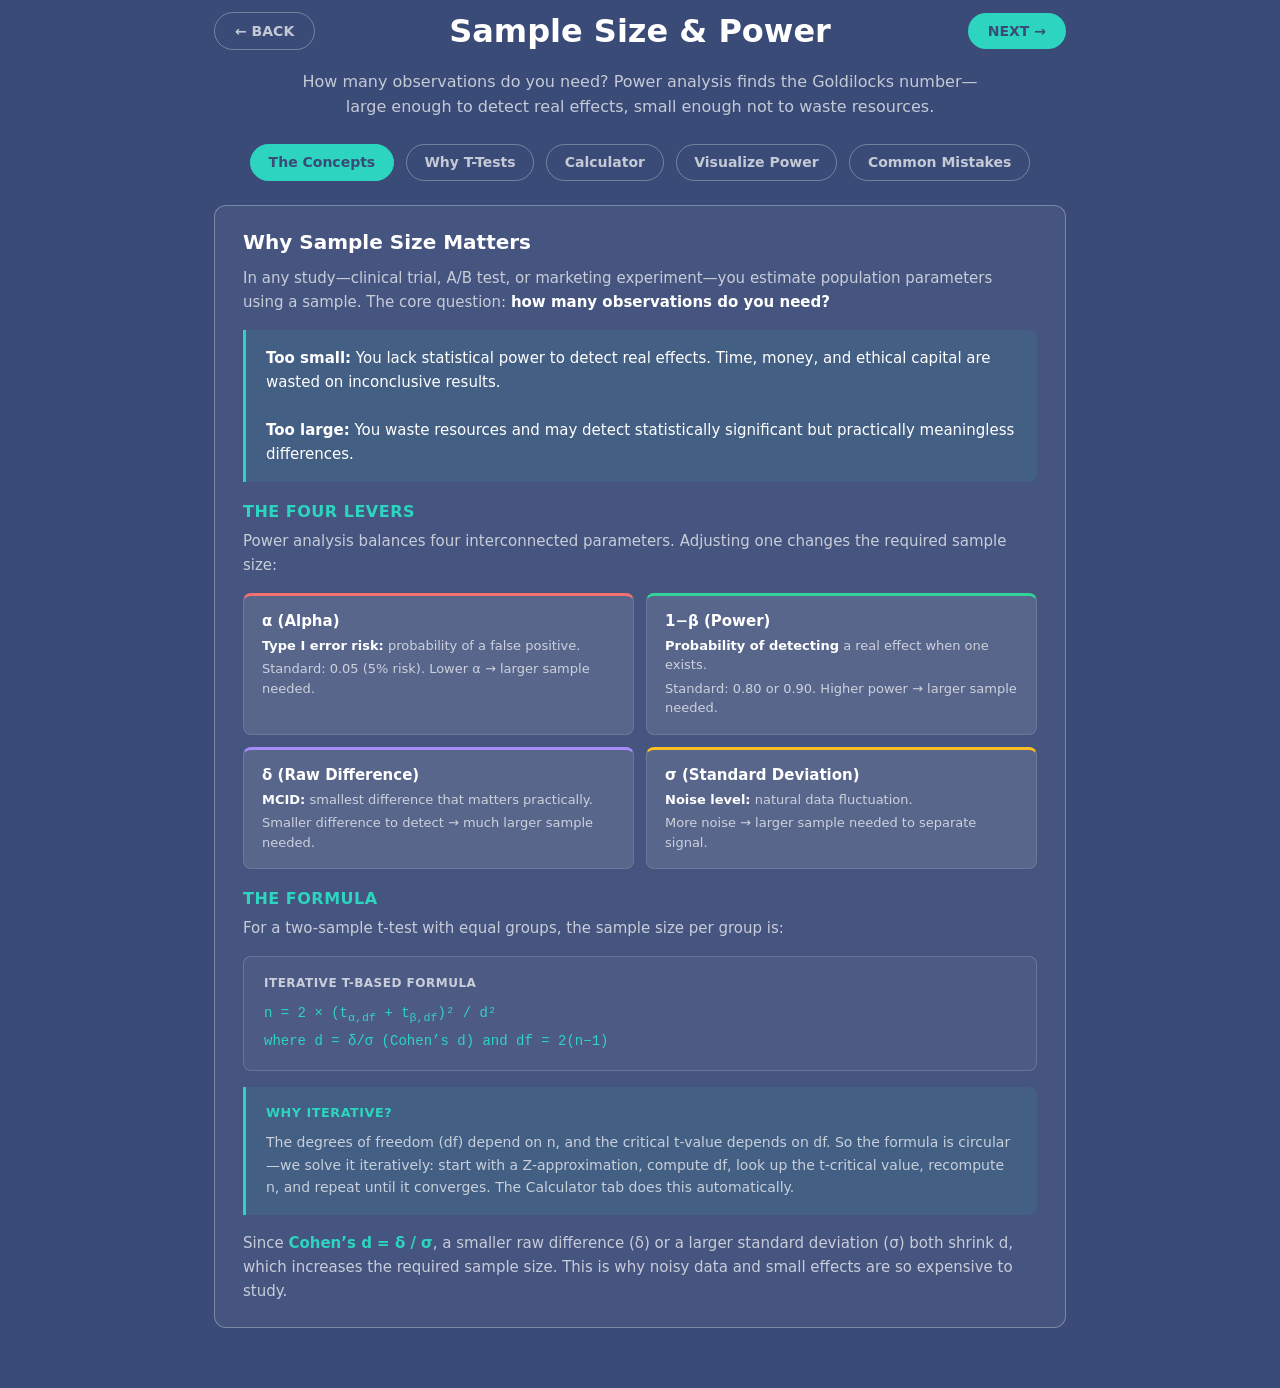
<file: power/index.html>
<!DOCTYPE html>
<html lang="en">
<head>
<meta charset="utf-8">
<meta name="viewport" content="width=device-width, initial-scale=1">
<title>Sample Size &amp; Power &mdash; Math Primer</title>
<link rel="stylesheet" href="../style.css">
</head>
<body>
<div class="page">

<nav class="sec-nav sec-nav--compact" role="navigation" aria-label="Section navigation">
<a href="../regression_reading/" class="sec-nav__btn sec-nav__btn--back" aria-label="Go back">&larr; BACK</a>
<h1 class="sec-nav__header">Sample Size &amp; Power</h1>
<a href="../ttable/" class="sec-nav__btn sec-nav__btn--next" aria-label="Go to next section">NEXT &rarr;</a>
</nav>

<p class="problem-statement">
How many observations do you need? Power analysis finds the Goldilocks number&mdash;large enough to detect real effects, small enough not to waste resources.
</p>

<div class="tab-selector">
<button class="tab-btn active" data-tab="concepts" type="button">The Concepts</button>
<button class="tab-btn" data-tab="ttest" type="button">Why T-Tests</button>
<button class="tab-btn" data-tab="calculator" type="button">Calculator</button>
<button class="tab-btn" data-tab="visualize" type="button">Visualize Power</button>
<button class="tab-btn" data-tab="mistakes" type="button">Common Mistakes</button>
</div>

<!-- Tab 1: The Concepts -->
<div class="tab-panel active" id="pw-panel-concepts">
<div class="content-card">
<h2>Why Sample Size Matters</h2>

<p>In any study&mdash;clinical trial, A/B test, or marketing experiment&mdash;you estimate population parameters using a sample. The core question: <strong>how many observations do you need?</strong></p>

<div class="key-definition">
<p><strong>Too small:</strong> You lack statistical power to detect real effects. Time, money, and ethical capital are wasted on inconclusive results.<br><br>
<strong>Too large:</strong> You waste resources and may detect statistically significant but practically meaningless differences.</p>
</div>

<h3>The Four Levers</h3>
<p>Power analysis balances four interconnected parameters. Adjusting one changes the required sample size:</p>

<div class="levers-grid">
<div class="lever-card alpha">
<div class="lever-title">&alpha; (Alpha)</div>
<p><strong>Type I error risk:</strong> probability of a false positive.</p>
<p>Standard: 0.05 (5% risk). Lower &alpha; &rarr; larger sample needed.</p>
</div>

<div class="lever-card power">
<div class="lever-title">1&minus;&beta; (Power)</div>
<p><strong>Probability of detecting</strong> a real effect when one exists.</p>
<p>Standard: 0.80 or 0.90. Higher power &rarr; larger sample needed.</p>
</div>

<div class="lever-card effect">
<div class="lever-title">&delta; (Raw Difference)</div>
<p><strong>MCID:</strong> smallest difference that matters practically.</p>
<p>Smaller difference to detect &rarr; much larger sample needed.</p>
</div>

<div class="lever-card variance">
<div class="lever-title">&sigma; (Standard Deviation)</div>
<p><strong>Noise level:</strong> natural data fluctuation.</p>
<p>More noise &rarr; larger sample needed to separate signal.</p>
</div>
</div>

<h3>The Formula</h3>
<p>For a two-sample t-test with equal groups, the sample size per group is:</p>

<div class="formula-box">
<span class="label">Iterative T-Based Formula</span>
n = 2 &times; (t<sub>&alpha;,df</sub> + t<sub>&beta;,df</sub>)&sup2; / d&sup2;
<br>where d = &delta;/&sigma; (Cohen&rsquo;s d) and df = 2(n&minus;1)
</div>

<div class="callout">
<div class="callout-title">Why Iterative?</div>
The degrees of freedom (df) depend on n, and the critical t-value depends on df. So the formula is circular&mdash;we solve it iteratively: start with a Z-approximation, compute df, look up the t-critical value, recompute n, and repeat until it converges. The Calculator tab does this automatically.
</div>

<p>Since <em>Cohen&rsquo;s d = &delta; / &sigma;</em>, a smaller raw difference (&delta;) or a larger standard deviation (&sigma;) both shrink d, which increases the required sample size. This is why noisy data and small effects are so expensive to study.</p>
</div>
</div>

<!-- Tab 2: Why T-Tests -->
<div class="tab-panel" id="pw-panel-ttest">
<div class="content-card">
<h2>Why We Use the T-Distribution</h2>

<p>Many introductory texts present the sample size formula using Z-scores from the normal distribution. That is an approximation. Here is why the <strong>t-distribution</strong> is the correct choice&mdash;and what changes.</p>

<h3>The Problem with Z</h3>
<p>The normal (Z) distribution assumes you <strong>know the true population standard deviation &sigma;</strong>. In practice, you never do&mdash;you estimate it from the sample. That extra uncertainty means the test statistic follows a <em>t-distribution</em>, not a normal.</p>

<div class="key-definition">
<p>The t-distribution is wider than the normal, especially for small samples. This means <strong>t-critical values are larger than Z-critical values</strong>, which means you need more observations to achieve the same power.</p>
</div>

<h3>Degrees of Freedom</h3>
<p>The t-distribution&rsquo;s shape depends on <strong>degrees of freedom (df)</strong>. For a two-sample t-test with n observations per group:</p>

<div class="formula-box">
<span class="label">Degrees of Freedom</span>
df = 2(n &minus; 1) = 2n &minus; 2
</div>

<p>As df grows (larger samples), the t-distribution converges to the normal. At df &ge; 120, the difference is negligible. At df = 10, it matters a lot.</p>

<h3>How Much Does It Matter?</h3>

<div class="stat-grid">
<div class="stat-item">
<div class="stat-value">1.960</div>
<div class="stat-label">Z-critical (&alpha;=0.05)</div>
</div>
<div class="stat-item">
<div class="stat-value">2.101</div>
<div class="stat-label">t-critical (df=18, n=10)</div>
</div>
<div class="stat-item">
<div class="stat-value">2.024</div>
<div class="stat-label">t-critical (df=38, n=20)</div>
</div>
<div class="stat-item">
<div class="stat-value">1.984</div>
<div class="stat-label">t-critical (df=98, n=50)</div>
</div>
</div>

<p>At n=10 per group, using Z instead of t <strong>underestimates</strong> the required sample size by ~7%. At n=50, the error drops to ~1%. Our calculator uses the exact t-distribution with iterative convergence, so it is accurate at all sample sizes.</p>

<div class="callout warning">
<div class="callout-title">Connecting the Dots</div>
This is the same t-distribution used in our <a href="../regression_reading/">Reading Regressions</a> page (for t-stats and p-values) and in the <a href="../phacking/">P-Hacking Simulator</a> (for Welch&rsquo;s t-test). The math is identical across all three pages.
</div>

<h3>Reference Tables</h3>
<p>Need to look up a critical value by hand? Use our reference tables:</p>
<p>
<a href="../ttable/" class="ref-link">T-Distribution Table &rarr;</a>
&nbsp;&nbsp;|&nbsp;&nbsp;
<a href="../ftable/" class="ref-link">F-Distribution Table &rarr;</a>
</p>
</div>
</div>

<!-- Tab 3: Calculator -->
<div class="tab-panel" id="pw-panel-calculator">
<div class="content-card">
<h2>Two-Sample T-Test Calculator</h2>

<p>Set your parameters below. The sample size updates automatically using the <strong>exact t-distribution</strong> with iterative convergence.</p>

<div class="slider-row">
<label for="pw-alpha">&alpha; (Sig. Level)</label>
<input type="range" id="pw-alpha" min="0.01" max="0.20" step="0.01" value="0.05">
<span class="slider-value" id="pw-alphaVal">0.05</span>
</div>

<div class="slider-row">
<label for="pw-power">Power (1&minus;&beta;)</label>
<input type="range" id="pw-power" min="0.70" max="0.99" step="0.01" value="0.80">
<span class="slider-value" id="pw-powerVal">0.80</span>
</div>

<div class="slider-row">
<label for="pw-sigma">Std Deviation (&sigma;)</label>
<input type="range" id="pw-sigma" min="0.1" max="10.0" step="0.1" value="1.0">
<span class="slider-value" id="pw-sigmaVal">1.0</span>
</div>

<div class="slider-row">
<label for="pw-delta">Raw Difference (&delta;)</label>
<input type="range" id="pw-delta" min="0.1" max="10.0" step="0.1" value="0.5">
<span class="slider-value" id="pw-deltaVal">0.5</span>
</div>

<div class="radio-row">
<label class="radio-label">Test Type</label>
<label class="radio-option">
<input type="radio" name="pw-testtype" value="two" checked>
Two-Sided
</label>
<label class="radio-option">
<input type="radio" name="pw-testtype" value="one">
One-Sided
</label>
</div>

<div class="stat-grid" id="pw-resultsGrid">
<div class="stat-item">
<div class="stat-value" id="pw-cohensd">0.50</div>
<div class="stat-label">Cohen&rsquo;s d (&delta;/&sigma;)</div>
</div>
<div class="stat-item highlight-card">
<div class="stat-value" id="pw-nPerGroup">64</div>
<div class="stat-label">n Per Group</div>
</div>
<div class="stat-item highlight-card">
<div class="stat-value" id="pw-nTotal">128</div>
<div class="stat-label">Total Sample Size</div>
</div>
<div class="stat-item">
<div class="stat-value" id="pw-df">&mdash;</div>
<div class="stat-label">Degrees of Freedom</div>
</div>
<div class="stat-item">
<div class="stat-value" id="pw-tCrit">&mdash;</div>
<div class="stat-label">t-Critical Value</div>
</div>
</div>

<h3>Sample Size vs. Cohen&rsquo;s d</h3>
<p>This chart shows how the required sample size changes across a range of effect sizes, holding your current &alpha; and power constant. The red dot marks your current d.</p>

<div class="canvas-wrap">
<canvas id="pw-chartCanvas"></canvas>
</div>

<div class="callout">
<div class="callout-title">Reading the Curve</div>
The curve is steep for small effect sizes (d &lt; 0.3): tiny effects require enormous samples. As d grows, sample requirements drop rapidly. This is why defining a realistic <strong>MCID</strong> (minimum clinically important difference) is so critical&mdash;it determines where you land on this curve.
</div>
</div>
</div>

<!-- Tab 4: Visualize Power -->
<div class="tab-panel" id="pw-panel-visualize">
<div class="content-card">
<h2>What Power Looks Like</h2>

<p>Power is the probability of rejecting the null hypothesis <em>when the alternative is true</em>. The visualization below shows two <strong>t-distributions</strong> (not normal&mdash;notice the heavier tails):</p>

<div class="key-definition">
<p><strong>Blue curve:</strong> the null t-distribution (H<sub>0</sub>: no effect).<br>
<strong>Green curve:</strong> the alternative t-distribution (H<sub>A</sub>: true effect = &delta;).<br>
<strong>Red dashed line:</strong> the t-critical value. Anything to the right is rejected.<br>
<strong>Green shaded area:</strong> this is <em>power</em>&mdash;the probability of correctly rejecting H<sub>0</sub>.</p>
</div>

<div class="slider-row">
<label for="pw-vizDelta">Effect Size (&delta;)</label>
<input type="range" id="pw-vizDelta" min="0.1" max="4.0" step="0.05" value="1.5">
<span class="slider-value" id="pw-vizDeltaVal">1.50</span>
</div>

<div class="slider-row">
<label for="pw-vizN">Sample Size (n)</label>
<input type="range" id="pw-vizN" min="5" max="200" step="1" value="30">
<span class="slider-value" id="pw-vizNVal">30</span>
</div>

<div class="slider-row">
<label for="pw-vizAlpha">&alpha;</label>
<input type="range" id="pw-vizAlpha" min="0.01" max="0.20" step="0.01" value="0.05">
<span class="slider-value" id="pw-vizAlphaVal">0.05</span>
</div>

<div class="canvas-wrap dist-canvas-wrap">
<canvas id="pw-distCanvas"></canvas>
</div>

<div class="stat-grid" id="pw-vizStats">
<div class="stat-item">
<div class="stat-value" id="pw-vizPower">&mdash;</div>
<div class="stat-label">Power (1&minus;&beta;)</div>
</div>
<div class="stat-item">
<div class="stat-value" id="pw-vizBeta">&mdash;</div>
<div class="stat-label">&beta; (Type II Error)</div>
</div>
<div class="stat-item">
<div class="stat-value" id="pw-vizCritical">&mdash;</div>
<div class="stat-label">t-Critical Value</div>
</div>
<div class="stat-item">
<div class="stat-value" id="pw-vizDf">&mdash;</div>
<div class="stat-label">Degrees of Freedom</div>
</div>
</div>

<div class="callout warning">
<div class="callout-title">Try It</div>
Drag <strong>Sample Size</strong> up and watch the green area grow&mdash;that is power increasing. With small n, notice the t-distributions have heavier tails (more uncertainty). As n grows, they sharpen toward the normal shape. Drag <strong>Effect Size</strong> toward zero to see the curves overlap, making signal indistinguishable from noise.
</div>
</div>
</div>

<!-- Tab 5: Common Mistakes -->
<div class="tab-panel" id="pw-panel-mistakes">
<div class="content-card">
<h2>Common Mistakes</h2>

<ol class="mistake-list">
<li><strong>Using &ldquo;small/medium/large&rdquo; effect sizes</strong> without domain context. Define the MCID specific to your problem&mdash;what is the smallest difference that would change a decision?</li>
<li><strong>Underestimating variance (&sigma;)</strong> from pilot data. Be conservative&mdash;if uncertain, overestimate noise slightly. Underestimation guarantees an underpowered study.</li>
<li><strong>Ignoring budget constraints</strong> then pretending a reduced sample still has 80% power. Acknowledge when your study is underpowered.</li>
<li><strong>Using one-sided tests</strong> to shrink the sample size. Default to two-sided unless you can prove the intervention cannot cause harm.</li>
<li><strong>Computing &ldquo;observed power&rdquo; after</strong> a study using the observed effect size. Retrospective power analysis is statistically circular and provides no new information. Power is strictly a <em>pre-study</em> planning tool.</li>
<li><strong>Using the Z-approximation</strong> for small samples. The normal distribution underestimates the required sample size when n is small. Always use the t-distribution (as our calculator does).</li>
</ol>

<h3>Workflow</h3>
<ol class="steps-list">
<li><strong>Define your hypothesis type:</strong> equality (superiority), non-inferiority, or equivalence.</li>
<li><strong>Set &alpha; and power:</strong> typically &alpha; = 0.05, power = 0.80&ndash;0.90. Justify deviations based on error consequences.</li>
<li><strong>Define MCID (&delta;):</strong> the smallest raw effect that would change practice or justify costs. Consult stakeholders.</li>
<li><strong>Estimate variance (&sigma;):</strong> use pilot data, published literature, or conservative estimates.</li>
<li><strong>Calculate sample size:</strong> use our Calculator tab, or dedicated tools (G*Power, PASS) for more complex designs.</li>
<li><strong>Run sensitivity analysis:</strong> show how sample size changes with reasonable variations in &delta; and &sigma;. This demonstrates robustness.</li>
</ol>

<div class="callout danger">
<div class="callout-title">The Biggest Risk</div>
The greatest risk in research is not failing to find an effect&mdash;it is designing a study incapable of answering your question. Power analysis is not a formality; it is an <strong>ethical obligation</strong> to use resources responsibly.
</div>
</div>
</div>

</div>

<script>
(function(){
'use strict';

/* ================================================================
   DOM HELPERS
   ================================================================ */
function $(id) { return document.getElementById(id); }

/* ================================================================
   T-DISTRIBUTION MATH (shared with regression & phacking pages)
   ================================================================ */
function lgamma(x) {
  var c = [0.99999999999980993,676.5203681218851,-1259.1392167224028,771.32342877765313,-176.61502916214059,12.507343278686905,-0.13857109526572012,9.9843695780195716e-6,1.5056327351493116e-7];
  if (x < 0.5) return Math.log(Math.PI / Math.sin(Math.PI * x)) - lgamma(1 - x);
  x -= 1;
  var a = c[0], t = x + 7.5;
  for (var i = 1; i < 9; i++) a += c[i] / (x + i);
  return 0.5 * Math.log(2 * Math.PI) + (x + 0.5) * Math.log(t) - t + Math.log(a);
}

function betaCF(x, a, b) {
  var qab = a + b, qap = a + 1, qam = a - 1;
  var cc = 1, d = 1 - qab * x / qap;
  if (Math.abs(d) < 1e-10) d = 1e-10;
  d = 1 / d; var h = d;
  for (var m = 1; m <= 200; m++) {
    var m2 = 2 * m;
    var aa = m * (b - m) * x / ((qam + m2) * (a + m2));
    d = 1 + aa * d; if (Math.abs(d) < 1e-10) d = 1e-10;
    cc = 1 + aa / cc; if (Math.abs(cc) < 1e-10) cc = 1e-10;
    d = 1 / d; h *= d * cc;
    aa = -(a + m) * (qab + m) * x / ((a + m2) * (qap + m2));
    d = 1 + aa * d; if (Math.abs(d) < 1e-10) d = 1e-10;
    cc = 1 + aa / cc; if (Math.abs(cc) < 1e-10) cc = 1e-10;
    d = 1 / d; var del = d * cc; h *= del;
    if (Math.abs(del - 1) < 1e-10) break;
  }
  return h;
}

function incompleteBeta(x, a, b) {
  if (x === 0) return 0; if (x === 1) return 1;
  var bt = Math.exp(lgamma(a + b) - lgamma(a) - lgamma(b) + a * Math.log(x) + b * Math.log(1 - x));
  if (x < (a + 1) / (a + b + 2)) return bt * betaCF(x, a, b) / a;
  return 1 - bt * betaCF(1 - x, b, a) / b;
}

function tCDF(t, df) {
  var x = df / (df + t * t);
  var p = incompleteBeta(x, df / 2, 0.5);
  return t >= 0 ? 1 - 0.5 * p : 0.5 * p;
}

function tPDF(t, df) {
  var num = lgamma((df + 1) / 2) - lgamma(df / 2);
  var denom = 0.5 * Math.log(df * Math.PI);
  return Math.exp(num - denom - ((df + 1) / 2) * Math.log(1 + t * t / df));
}

function normInv(p) {
  if (p <= 0) return -Infinity;
  if (p >= 1) return Infinity;
  if (p < 0.5) return -normInv(1 - p);
  var t = Math.sqrt(-2 * Math.log(1 - p));
  var c0 = 2.515517, c1 = 0.802853, c2 = 0.010328;
  var d1 = 1.432788, d2 = 0.189269, d3 = 0.001308;
  return t - (c0 + c1 * t + c2 * t * t) / (1 + d1 * t + d2 * t * t + d3 * t * t * t);
}

function tInv(p, df) {
  if (p <= 0) return -Infinity;
  if (p >= 1) return Infinity;
  if (df >= 300) return normInv(p);
  var t = normInv(p);
  for (var i = 0; i < 20; i++) {
    var cdfVal = tCDF(t, df);
    var pdfVal = tPDF(t, df);
    if (pdfVal < 1e-15) break;
    var delta = (cdfVal - p) / pdfVal;
    t = t - delta;
    if (Math.abs(delta) < 1e-12) break;
  }
  return t;
}

/* ================================================================
   SAMPLE SIZE CALCULATION — Iterative with t-distribution
   ================================================================ */
function calcSampleSize(alpha, power, cohensD, twoSided) {
  if (cohensD <= 0) return Infinity;
  var zAlpha = twoSided ? normInv(1 - alpha / 2) : normInv(1 - alpha);
  var zBeta = normInv(power);
  var nInit = Math.ceil(2 * Math.pow(zAlpha + zBeta, 2) / Math.pow(cohensD, 2));
  if (nInit < 2) nInit = 2;

  var n = nInit;
  for (var iter = 0; iter < 50; iter++) {
    var df = 2 * (n - 1);
    var tAlpha = twoSided ? tInv(1 - alpha / 2, df) : tInv(1 - alpha, df);
    var tBeta = tInv(power, df);
    var nNew = Math.ceil(2 * Math.pow(tAlpha + tBeta, 2) / Math.pow(cohensD, 2));
    if (nNew < 2) nNew = 2;
    if (nNew === n) break;
    n = nNew;
  }
  return n;
}

/* ================================================================
   TAB 3: CALCULATOR
   ================================================================ */
var alphaSlider = $('pw-alpha');
var powerSlider = $('pw-power');
var sigmaSlider = $('pw-sigma');
var deltaSlider = $('pw-delta');
var chartCanvas = $('pw-chartCanvas');

function getTestType() {
  var radios = document.querySelectorAll('input[name="pw-testtype"]');
  for (var i = 0; i < radios.length; i++) {
    if (radios[i].checked) return radios[i].value;
  }
  return 'two';
}

function updateCalculator() {
  var alpha = parseFloat(alphaSlider.value);
  var power = parseFloat(powerSlider.value);
  var sigma = parseFloat(sigmaSlider.value);
  var delta = parseFloat(deltaSlider.value);
  var twoSided = getTestType() === 'two';

  $('pw-alphaVal').textContent = alpha.toFixed(2);
  $('pw-powerVal').textContent = power.toFixed(2);
  $('pw-sigmaVal').textContent = sigma.toFixed(1);
  $('pw-deltaVal').textContent = delta.toFixed(1);

  var d = sigma > 0 ? delta / sigma : 0;
  $('pw-cohensd').textContent = d.toFixed(2);

  var nPerGroup = calcSampleSize(alpha, power, d, twoSided);
  var nTotal = isFinite(nPerGroup) ? nPerGroup * 2 : Infinity;

  var df = isFinite(nPerGroup) ? 2 * (nPerGroup - 1) : 0;
  var tCrit = isFinite(nPerGroup) && df > 0 ? tInv(1 - (twoSided ? alpha / 2 : alpha), df) : 0;

  $('pw-nPerGroup').textContent = isFinite(nPerGroup) ? nPerGroup : '\u221E';
  $('pw-nTotal').textContent = isFinite(nTotal) ? nTotal : '\u221E';
  $('pw-df').textContent = isFinite(nPerGroup) ? df : '\u2014';
  $('pw-tCrit').textContent = isFinite(tCrit) && tCrit > 0 ? tCrit.toFixed(3) : '\u2014';

  drawChart(alpha, power, d, twoSided);
}

function drawChart(alpha, power, currentD, twoSided) {
  var canvas = chartCanvas;
  if (!canvas) return;
  var ctx = canvas.getContext('2d');
  var dpr = window.devicePixelRatio || 1;
  var rect = canvas.getBoundingClientRect();
  canvas.width = rect.width * dpr;
  canvas.height = rect.height * dpr;
  ctx.scale(dpr, dpr);
  var w = rect.width, h = rect.height;
  var pad = { left: 60, right: 30, top: 25, bottom: 40 };
  var pw = w - pad.left - pad.right;
  var ph = h - pad.top - pad.bottom;

  var pts = [];
  var maxN = 0;
  for (var dd = 0.1; dd <= 2.01; dd += 0.05) {
    var n = calcSampleSize(alpha, power, dd, twoSided);
    if (!isFinite(n)) n = 2000;
    if (n > 2000) n = 2000;
    pts.push({ d: dd, n: n });
    if (n > maxN) maxN = n;
  }
  maxN = Math.max(maxN, 50);

  function mapX(d) { return pad.left + ((d - 0.1) / (2.0 - 0.1)) * pw; }
  function mapY(n) { return pad.top + ph - (n / maxN) * ph; }

  ctx.clearRect(0, 0, w, h);

  ctx.strokeStyle = 'rgba(255,255,255,0.08)';
  ctx.lineWidth = 1;
  var yTicks = 5;
  for (var yt = 0; yt <= yTicks; yt++) {
    var yv = (maxN / yTicks) * yt;
    var yy = mapY(yv);
    ctx.beginPath(); ctx.moveTo(pad.left, yy); ctx.lineTo(pad.left + pw, yy); ctx.stroke();
  }

  ctx.strokeStyle = 'rgba(255,255,255,0.2)';
  ctx.beginPath();
  ctx.moveTo(pad.left, pad.top);
  ctx.lineTo(pad.left, pad.top + ph);
  ctx.lineTo(pad.left + pw, pad.top + ph);
  ctx.stroke();

  ctx.fillStyle = 'rgba(255,255,255,0.5)';
  ctx.font = '11px -apple-system, BlinkMacSystemFont, sans-serif';
  ctx.textAlign = 'center';
  for (var xt = 0.2; xt <= 2.0; xt += 0.2) {
    var xx = mapX(xt);
    ctx.beginPath(); ctx.moveTo(xx, pad.top + ph); ctx.lineTo(xx, pad.top + ph + 5); ctx.stroke();
    ctx.fillText(xt.toFixed(1), xx, pad.top + ph + 18);
  }
  ctx.fillText("Cohen's d", pad.left + pw / 2, pad.top + ph + 35);

  ctx.textAlign = 'right';
  for (var yl = 0; yl <= yTicks; yl++) {
    var yVal = Math.round((maxN / yTicks) * yl);
    ctx.fillText(yVal.toString(), pad.left - 8, mapY(yVal) + 4);
  }

  ctx.save();
  ctx.translate(14, pad.top + ph / 2);
  ctx.rotate(-Math.PI / 2);
  ctx.textAlign = 'center';
  ctx.fillStyle = 'rgba(255,255,255,0.4)';
  ctx.font = '10px -apple-system, BlinkMacSystemFont, sans-serif';
  ctx.fillText('n Per Group', 0, 0);
  ctx.restore();

  ctx.beginPath();
  ctx.moveTo(mapX(pts[0].d), mapY(pts[0].n));
  for (var i = 1; i < pts.length; i++) {
    ctx.lineTo(mapX(pts[i].d), mapY(pts[i].n));
  }
  ctx.strokeStyle = '#2dd4bf';
  ctx.lineWidth = 2.5;
  ctx.stroke();

  ctx.lineTo(mapX(pts[pts.length - 1].d), mapY(0));
  ctx.lineTo(mapX(pts[0].d), mapY(0));
  ctx.closePath();
  ctx.fillStyle = 'rgba(45, 212, 191, 0.08)';
  ctx.fill();

  if (currentD >= 0.1 && currentD <= 2.0) {
    var markerN = calcSampleSize(alpha, power, currentD, twoSided);
    if (!isFinite(markerN)) markerN = 2000;
    if (markerN > 2000) markerN = 2000;
    var mx = mapX(currentD);
    var my = mapY(markerN);

    ctx.setLineDash([4, 4]);
    ctx.strokeStyle = 'rgba(248, 113, 113, 0.5)';
    ctx.lineWidth = 1;
    ctx.beginPath(); ctx.moveTo(mx, pad.top + ph); ctx.lineTo(mx, my); ctx.stroke();
    ctx.beginPath(); ctx.moveTo(pad.left, my); ctx.lineTo(mx, my); ctx.stroke();
    ctx.setLineDash([]);

    ctx.beginPath();
    ctx.arc(mx, my, 6, 0, Math.PI * 2);
    ctx.fillStyle = '#f87171';
    ctx.fill();
    ctx.strokeStyle = 'rgba(255,255,255,0.3)';
    ctx.lineWidth = 1.5;
    ctx.stroke();

    ctx.fillStyle = '#f87171';
    ctx.font = 'bold 11px -apple-system, BlinkMacSystemFont, sans-serif';
    ctx.textAlign = 'center';
    ctx.fillText('d=' + currentD.toFixed(2) + ', n=' + markerN, mx, my - 12);
  }
}

alphaSlider.addEventListener('input', updateCalculator);
powerSlider.addEventListener('input', updateCalculator);
sigmaSlider.addEventListener('input', updateCalculator);
deltaSlider.addEventListener('input', updateCalculator);
var radios = document.querySelectorAll('input[name="pw-testtype"]');
for (var r = 0; r < radios.length; r++) {
  radios[r].addEventListener('change', updateCalculator);
}

/* ================================================================
   TAB 4: POWER VISUALIZATION (Two t-distribution overlay)
   ================================================================ */
var vizDelta = $('pw-vizDelta');
var vizN = $('pw-vizN');
var vizAlpha = $('pw-vizAlpha');
var distCanvas = $('pw-distCanvas');

function updateViz() {
  var delta = parseFloat(vizDelta.value);
  var n = parseInt(vizN.value, 10);
  var alpha = parseFloat(vizAlpha.value);

  $('pw-vizDeltaVal').textContent = delta.toFixed(2);
  $('pw-vizNVal').textContent = n;
  $('pw-vizAlphaVal').textContent = alpha.toFixed(2);

  var df = 2 * (n - 1);
  var se = Math.sqrt(2 / n);
  var ncp = delta / se;
  var tCrit = tInv(1 - alpha / 2, df);
  var powerVal = 1 - tCDF(tCrit - ncp, df);
  var betaVal = 1 - powerVal;

  $('pw-vizPower').textContent = (powerVal * 100).toFixed(1) + '%';
  $('pw-vizBeta').textContent = (betaVal * 100).toFixed(1) + '%';
  $('pw-vizCritical').textContent = tCrit.toFixed(3);
  $('pw-vizDf').textContent = df;

  drawDistOverlay(ncp, tCrit, powerVal, df);
}

function drawDistOverlay(ncp, tCritVal, powerVal, df) {
  var canvas = distCanvas;
  if (!canvas) return;
  var ctx = canvas.getContext('2d');
  var dpr = window.devicePixelRatio || 1;
  var rect = canvas.getBoundingClientRect();
  canvas.width = rect.width * dpr;
  canvas.height = rect.height * dpr;
  ctx.scale(dpr, dpr);
  var w = rect.width, h = rect.height;
  var pad = { left: 40, right: 30, top: 20, bottom: 30 };
  var pw2 = w - pad.left - pad.right;
  var ph2 = h - pad.top - pad.bottom;

  var xMin = Math.min(-4, ncp - 4);
  var xMax = Math.max(4, ncp + 4);
  var yMax = tPDF(0, df) * 1.1;

  function mapX(x) { return pad.left + ((x - xMin) / (xMax - xMin)) * pw2; }
  function mapY(y) { return pad.top + ph2 - (y / yMax) * ph2; }

  ctx.clearRect(0, 0, w, h);

  ctx.beginPath();
  ctx.moveTo(pad.left, pad.top + ph2);
  ctx.lineTo(pad.left + pw2, pad.top + ph2);
  ctx.strokeStyle = 'rgba(255,255,255,0.2)';
  ctx.lineWidth = 1;
  ctx.stroke();

  ctx.fillStyle = 'rgba(255,255,255,0.4)';
  ctx.font = '10px -apple-system, BlinkMacSystemFont, sans-serif';
  ctx.textAlign = 'center';
  var step = 1;
  if (xMax - xMin > 12) step = 2;
  for (var tick = Math.ceil(xMin); tick <= Math.floor(xMax); tick += step) {
    var tx = mapX(tick);
    ctx.beginPath(); ctx.moveTo(tx, pad.top + ph2); ctx.lineTo(tx, pad.top + ph2 + 4); ctx.stroke();
    ctx.fillText(tick.toString(), tx, pad.top + ph2 + 16);
  }

  var resolution = 0.08;

  /* Power shading (green): alt curve right of tCrit */
  ctx.beginPath();
  ctx.moveTo(mapX(tCritVal), mapY(0));
  for (var x = tCritVal; x <= xMax; x += resolution) {
    ctx.lineTo(mapX(x), mapY(tPDF(x - ncp, df)));
  }
  ctx.lineTo(mapX(xMax), mapY(0));
  ctx.closePath();
  ctx.fillStyle = 'rgba(52, 211, 153, 0.3)';
  ctx.fill();

  /* Alpha shading (red): null curve right of tCrit */
  ctx.beginPath();
  ctx.moveTo(mapX(tCritVal), mapY(0));
  for (var xa = tCritVal; xa <= xMax; xa += resolution) {
    ctx.lineTo(mapX(xa), mapY(tPDF(xa, df)));
  }
  ctx.lineTo(mapX(xMax), mapY(0));
  ctx.closePath();
  ctx.fillStyle = 'rgba(248, 113, 113, 0.2)';
  ctx.fill();

  /* Null t-distribution curve (blue) */
  ctx.beginPath();
  for (var xn = xMin; xn <= xMax; xn += resolution) {
    var yN = tPDF(xn, df);
    if (xn <= xMin + resolution) ctx.moveTo(mapX(xn), mapY(yN));
    else ctx.lineTo(mapX(xn), mapY(yN));
  }
  ctx.strokeStyle = 'rgba(96, 165, 250, 0.9)';
  ctx.lineWidth = 2;
  ctx.stroke();

  /* Alternative t-distribution curve (green) */
  ctx.beginPath();
  for (var xalt = xMin; xalt <= xMax; xalt += resolution) {
    var yA = tPDF(xalt - ncp, df);
    if (xalt <= xMin + resolution) ctx.moveTo(mapX(xalt), mapY(yA));
    else ctx.lineTo(mapX(xalt), mapY(yA));
  }
  ctx.strokeStyle = 'rgba(52, 211, 153, 0.9)';
  ctx.lineWidth = 2;
  ctx.stroke();

  /* Critical value line (red dashed) */
  ctx.setLineDash([5, 5]);
  ctx.strokeStyle = 'rgba(248, 113, 113, 0.8)';
  ctx.lineWidth = 1.5;
  ctx.beginPath();
  ctx.moveTo(mapX(tCritVal), mapY(0));
  ctx.lineTo(mapX(tCritVal), pad.top);
  ctx.stroke();
  ctx.setLineDash([]);

  ctx.font = 'bold 11px -apple-system, BlinkMacSystemFont, sans-serif';
  ctx.textAlign = 'center';

  ctx.fillStyle = 'rgba(96, 165, 250, 0.9)';
  ctx.fillText('H\u2080 (null)', mapX(0), mapY(tPDF(0, df)) - 8);

  ctx.fillStyle = 'rgba(52, 211, 153, 0.9)';
  ctx.fillText('H\u2090 (true effect)', mapX(ncp), mapY(tPDF(0, df)) - 8);

  ctx.fillStyle = '#f87171';
  ctx.font = '10px -apple-system, BlinkMacSystemFont, sans-serif';
  ctx.fillText('t-critical', mapX(tCritVal), pad.top + 12);

  if (powerVal > 0.05) {
    ctx.fillStyle = 'rgba(52, 211, 153, 0.9)';
    ctx.font = 'bold 12px -apple-system, BlinkMacSystemFont, sans-serif';
    var labelX = mapX(Math.max(tCritVal + 0.5, ncp));
    var labelY = mapY(tPDF(0, df) * 0.3);
    ctx.fillText('Power = ' + (powerVal * 100).toFixed(0) + '%', labelX, labelY);
  }

  ctx.fillStyle = 'rgba(255,255,255,0.4)';
  ctx.font = '10px -apple-system, BlinkMacSystemFont, sans-serif';
  ctx.textAlign = 'left';
  ctx.fillText('df = ' + df, pad.left + 4, pad.top + 12);
}

vizDelta.addEventListener('input', updateViz);
vizN.addEventListener('input', updateViz);
vizAlpha.addEventListener('input', updateViz);

/* ================================================================
   TAB SWITCHING
   ================================================================ */
var tabBtns = document.querySelectorAll('.tab-btn');
var tabPanels = document.querySelectorAll('.tab-panel');

function activateTab(tabId) {
  for (var i = 0; i < tabBtns.length; i++) {
    tabBtns[i].classList[tabBtns[i].dataset.tab === tabId ? 'add' : 'remove']('active');
  }
  for (var j = 0; j < tabPanels.length; j++) {
    tabPanels[j].classList[tabPanels[j].id === 'pw-panel-' + tabId ? 'add' : 'remove']('active');
  }
  if (tabId === 'calculator') {
    setTimeout(function() { updateCalculator(); }, 30);
  }
  if (tabId === 'visualize') {
    setTimeout(function() { updateViz(); }, 30);
  }
}

for (var ti = 0; ti < tabBtns.length; ti++) {
  tabBtns[ti].addEventListener('click', function() { activateTab(this.dataset.tab); });
}

/* ================================================================
   RESIZE HANDLER
   ================================================================ */
var resizeTimer = null;
window.addEventListener('resize', function() {
  clearTimeout(resizeTimer);
  resizeTimer = setTimeout(function() {
    var calcPanel = $('pw-panel-calculator');
    if (calcPanel && calcPanel.classList.contains('active')) updateCalculator();
    var vizPanel = $('pw-panel-visualize');
    if (vizPanel && vizPanel.classList.contains('active')) updateViz();
  }, 100);
});
})();
</script>

</body>
</html>
</file>
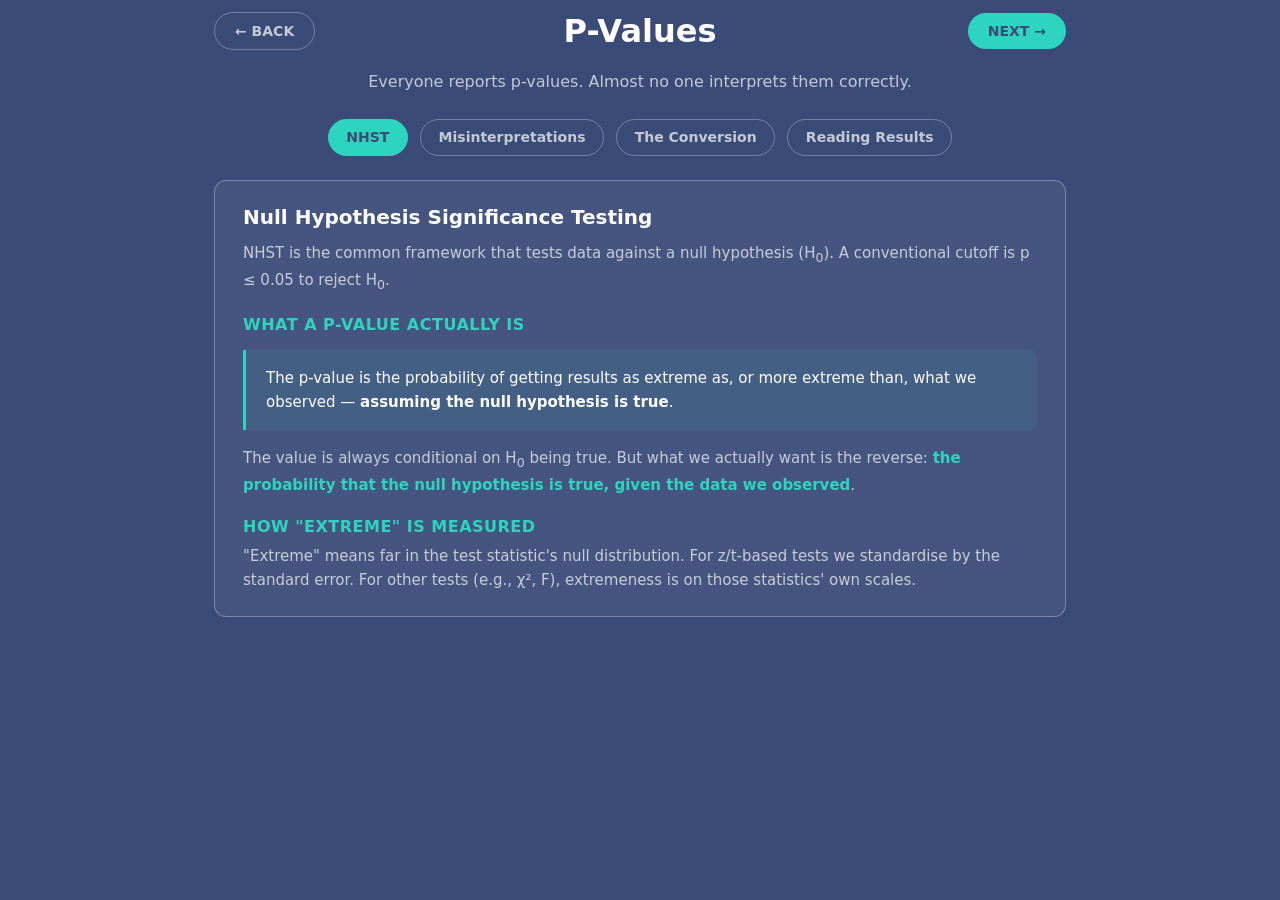
<file: pvalues/index.html>
<!DOCTYPE html>
<html lang="en">
<head>
<meta charset="utf-8">
<meta name="viewport" content="width=device-width, initial-scale=1">
<title>P-Values &mdash; Math Primer</title>
<link rel="stylesheet" href="../style.css">
</head>
<body>
<div class="page">

<nav class="sec-nav sec-nav--compact" role="navigation" aria-label="Section navigation">
<a href="../phacking/" class="sec-nav__btn sec-nav__btn--back" aria-label="Go back">&larr; BACK</a>
<h1 class="sec-nav__header">P-Values</h1>
<a href="../regression_reading/" class="sec-nav__btn sec-nav__btn--next" aria-label="Go to next section">NEXT &rarr;</a>
</nav>

<p class="problem-statement">
Everyone reports p-values. Almost no one interprets them correctly.
</p>

<div class="tab-selector">
<button class="tab-btn active" data-tab="nhst" type="button">NHST</button>
<button class="tab-btn" data-tab="misread" type="button">Misinterpretations</button>
<button class="tab-btn" data-tab="convert" type="button">The Conversion</button>
<button class="tab-btn" data-tab="interpret" type="button">Reading Results</button>
</div>

<!-- Tab 1: NHST Framework -->
<div class="tab-panel active" id="panel-nhst">
<div class="content-card">
<h2>Null Hypothesis Significance Testing</h2>
<p>NHST is the common framework that tests data against a null hypothesis (H<sub>0</sub>). A conventional cutoff is p &le; 0.05 to reject H<sub>0</sub>.</p>

<h3>What a p-value actually is</h3>
<div class="key-definition">
<p>The p-value is the probability of getting results as extreme as, or more extreme than, what we observed &mdash; <strong>assuming the null hypothesis is true</strong>.</p>
</div>
<p>The value is always conditional on H<sub>0</sub> being true. But what we actually want is the reverse: <em>the probability that the null hypothesis is true, given the data we observed</em>.</p>

<h3>How "extreme" is measured</h3>
<p>"Extreme" means far in the test statistic's null distribution. For z/t-based tests we standardise by the standard error. For other tests (e.g., &chi;&sup2;, F), extremeness is on those statistics' own scales.</p>
</div>
</div>

<!-- Tab 2: Common Misinterpretations -->
<div class="tab-panel" id="panel-misread">
<div class="content-card">
<h2>Common Misinterpretations</h2>
<p>From Goodman's <strong>"A Dirty Dozen"</strong> &mdash; four mistakes that persist across research and industry:</p>
<ol class="misinterpretation-list">
<li>"If p = .05, the null has a 5% chance of being true."</li>
<li>"A non-significant p (&gt; .05) means no difference."</li>
<li>"p = .05 means these exact data would occur only 5% of the time under H<sub>0</sub>."</li>
<li>"If you reject at p = .05, the Type I error probability for this decision is 5%."</li>
</ol>
</div>
</div>

<!-- Tab 3: The Conversion -->
<div class="tab-panel" id="panel-convert">
<div class="content-card">
<h2>From P-Values to Pr(H<sub>0</sub> | Data)</h2>
<p>You can convert a standard regression output into the probability the null is actually true. You need three numbers:</p>

<ol class="steps-list">
<li>Get <strong>T Stat</strong>, <strong>Observations (n)</strong>, and <strong>Degrees of Freedom (df)</strong> from your regression output.</li>
<li>Compute an approximate Bayes factor favouring the null (BF<sub>01</sub>) using these values.</li>
<li>Convert BF<sub>01</sub> into Pr(H<sub>0</sub> | data) under neutral 50/50 prior odds.</li>
</ol>

<h3>Excel-ready formulas</h3>

<div class="formula-box">
<span class="label">Part 1: Bayes Factor (BF<sub>01</sub>)</span>
=SQRT(n) * (1 + (T_Stat^2 / df)) ^ (-n / 2)
</div>

<div class="formula-box">
<span class="label">Part 2: Null Probability</span>
=BF / (1 + BF)
</div>
</div>
</div>

<!-- Tab 4: Reading Results -->
<div class="tab-panel" id="panel-interpret">
<div class="content-card">
<h2>Reading the Result</h2>
<p><strong>Null Probability</strong> is the probability the null hypothesis is true given your data.</p>

<div class="interp-grid">
<div class="interp-item">
<div class="interp-value">&gt; 0.5</div>
<div class="interp-label">Null more likely true than false</div>
</div>
<div class="interp-item">
<div class="interp-value">&lt; 0.5</div>
<div class="interp-label">Alternative more likely true than null</div>
</div>
<div class="interp-item">
<div class="interp-value">= 0.5</div>
<div class="interp-label">Both hypotheses equally likely</div>
</div>
<div class="interp-item example">
<div class="interp-value">0.73</div>
<div class="interp-label">Example: 73% chance the null is true</div>
</div>
</div>
</div>
</div>

</div>

<script>
(function(){
'use strict';
var btns = document.querySelectorAll('.tab-btn');
var panels = document.querySelectorAll('.tab-panel');

function activate(tabId) {
  for (var i = 0; i < btns.length; i++) {
    btns[i].classList[btns[i].dataset.tab === tabId ? 'add' : 'remove']('active');
  }
  for (var j = 0; j < panels.length; j++) {
    panels[j].classList[panels[j].id === 'panel-' + tabId ? 'add' : 'remove']('active');
  }
}

for (var k = 0; k < btns.length; k++) {
  btns[k].addEventListener('click', function() { activate(this.dataset.tab); });
}
})();
</script>

</body>
</html>
</file>
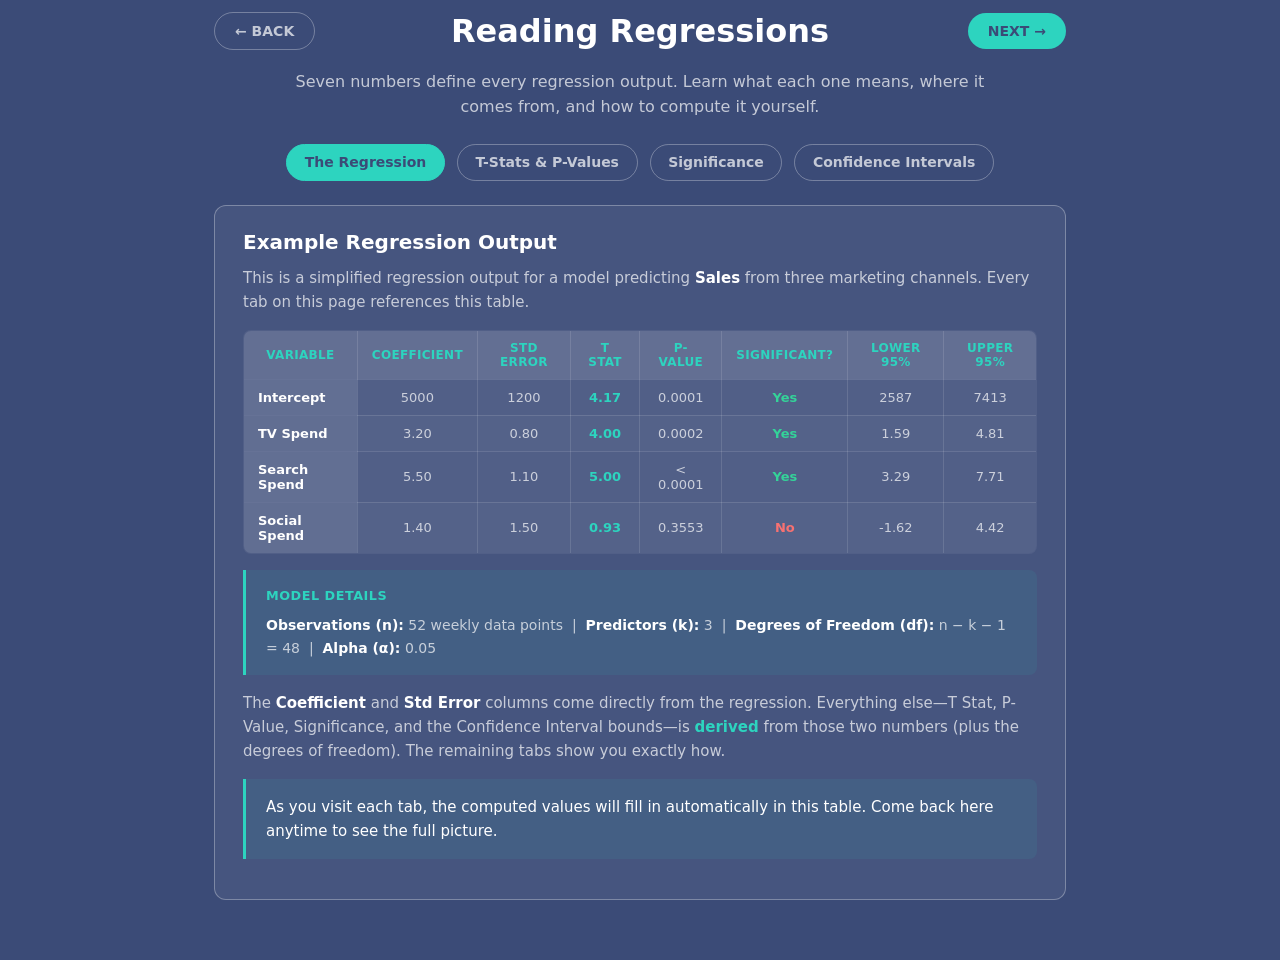
<file: regression_reading/index.html>
<!DOCTYPE html>
<html lang="en">
<head>
<meta charset="utf-8">
<meta name="viewport" content="width=device-width, initial-scale=1">
<title>Reading Regressions &mdash; Math Primer</title>
<link rel="stylesheet" href="../style.css">
</head>
<body>
<div class="page">

<nav class="sec-nav sec-nav--compact" role="navigation" aria-label="Section navigation">
<a href="../pvalues/" class="sec-nav__btn sec-nav__btn--back" aria-label="Go back">&larr; BACK</a>
<h1 class="sec-nav__header">Reading Regressions</h1>
<a href="../power/" class="sec-nav__btn sec-nav__btn--next" aria-label="Go to next section">NEXT &rarr;</a>
</nav>

<p class="problem-statement">
Seven numbers define every regression output. Learn what each one means, where it comes from, and how to compute it yourself.
</p>

<div class="tab-selector">
<button class="tab-btn active" data-tab="regression" type="button">The Regression</button>
<button class="tab-btn" data-tab="tstats" type="button">T-Stats &amp; P-Values</button>
<button class="tab-btn" data-tab="significance" type="button">Significance</button>
<button class="tab-btn" data-tab="ci" type="button">Confidence Intervals</button>
</div>

<!-- TAB 1: THE REGRESSION -->
<div class="tab-panel active" id="reg-panel-regression">
<div class="content-card">
<h2>Example Regression Output</h2>
<p>This is a simplified regression output for a model predicting <strong>Sales</strong> from three marketing channels. Every tab on this page references this table.</p>

<div class="reg-table-wrap">
<table class="reg-table" id="reg-outputTable">
<thead>
<tr>
<th>Variable</th>
<th>Coefficient</th>
<th>Std Error</th>
<th>T Stat</th>
<th>P-Value</th>
<th>Significant?</th>
<th>Lower 95%</th>
<th>Upper 95%</th>
</tr>
</thead>
<tbody>
<tr>
<td class="row-header">Intercept</td>
<td>5000</td>
<td>1200</td>
<td id="reg-tstat-intercept" class="highlight">&mdash;</td>
<td id="reg-pval-intercept">&mdash;</td>
<td id="reg-sig-intercept">&mdash;</td>
<td id="reg-lower-intercept">&mdash;</td>
<td id="reg-upper-intercept">&mdash;</td>
</tr>
<tr>
<td class="row-header">TV Spend</td>
<td>3.20</td>
<td>0.80</td>
<td id="reg-tstat-tv" class="highlight">&mdash;</td>
<td id="reg-pval-tv">&mdash;</td>
<td id="reg-sig-tv">&mdash;</td>
<td id="reg-lower-tv">&mdash;</td>
<td id="reg-upper-tv">&mdash;</td>
</tr>
<tr>
<td class="row-header">Search Spend</td>
<td>5.50</td>
<td>1.10</td>
<td id="reg-tstat-search" class="highlight">&mdash;</td>
<td id="reg-pval-search">&mdash;</td>
<td id="reg-sig-search">&mdash;</td>
<td id="reg-lower-search">&mdash;</td>
<td id="reg-upper-search">&mdash;</td>
</tr>
<tr>
<td class="row-header">Social Spend</td>
<td>1.40</td>
<td>1.50</td>
<td id="reg-tstat-social" class="highlight">&mdash;</td>
<td id="reg-pval-social">&mdash;</td>
<td id="reg-sig-social">&mdash;</td>
<td id="reg-lower-social">&mdash;</td>
<td id="reg-upper-social">&mdash;</td>
</tr>
</tbody>
</table>
</div>

<div class="callout">
<div class="callout-title">Model Details</div>
<strong>Observations (n):</strong> 52 weekly data points &nbsp;|&nbsp;
<strong>Predictors (k):</strong> 3 &nbsp;|&nbsp;
<strong>Degrees of Freedom (df):</strong> n &minus; k &minus; 1 = 48 &nbsp;|&nbsp;
<strong>Alpha (&alpha;):</strong> 0.05
</div>

<p>The <strong>Coefficient</strong> and <strong>Std Error</strong> columns come directly from the regression. Everything else&mdash;T Stat, P-Value, Significance, and the Confidence Interval bounds&mdash;is <em>derived</em> from those two numbers (plus the degrees of freedom). The remaining tabs show you exactly how.</p>

<div class="key-definition">
<p>As you visit each tab, the computed values will fill in automatically in this table. Come back here anytime to see the full picture.</p>
</div>
</div>
</div>

<!-- TAB 2: T-STATS & P-VALUES -->
<div class="tab-panel" id="reg-panel-tstats">
<div class="content-card">
<h2>T-Statistics &amp; P-Values</h2>

<h3>The T-Statistic</h3>
<p>The t-statistic measures how many standard errors the coefficient is away from zero. Larger absolute values mean the coefficient is more distinguishable from noise.</p>

<div class="formula-box">
<span class="label">Formula</span>
t = Coefficient / Standard Error
</div>

<p>For <strong>TV Spend</strong>: t = 3.20 / 0.80 = <em>4.00</em>. For <strong>Social Spend</strong>: t = 1.40 / 1.50 = <em>0.93</em>. The bigger the t-stat, the stronger the evidence that the coefficient is not zero.</p>

<h3>From T-Stat to P-Value</h3>
<p>The p-value answers: <strong>If the true coefficient were zero, how likely would we see a t-stat this extreme (or more)?</strong> It uses the two-tailed t-distribution with <em>df</em> degrees of freedom.</p>

<div class="formula-box">
<span class="label">Two-Tailed P-Value</span>
p = 2 &times; P(T &gt; |t|), where T ~ t-distribution(df)
</div>

<h3>Interactive: T-Distribution Explorer</h3>
<p>Drag the slider to change the t-statistic. Watch the shaded tail areas (the p-value) grow and shrink in real time.</p>

<div class="slider-row">
<label for="reg-tSlider">T-Stat:</label>
<input type="range" id="reg-tSlider" min="0" max="6" step="0.05" value="2">
<span class="slider-value" id="reg-tSliderVal">2.00</span>
</div>

<div class="canvas-wrap">
<canvas id="reg-tDistCanvas"></canvas>
</div>

<div class="stat-grid" id="reg-tDistStats">
<div class="stat-item">
<div class="stat-value" id="reg-tDistT">2.00</div>
<div class="stat-label">T-Statistic</div>
</div>
<div class="stat-item">
<div class="stat-value" id="reg-tDistP">0.0512</div>
<div class="stat-label">P-Value (two-tailed)</div>
</div>
<div class="stat-item" id="reg-tDistSigBox">
<div class="stat-value" id="reg-tDistSig">&mdash;</div>
<div class="stat-label">Significant at &alpha; = 0.05?</div>
</div>
</div>
</div>
</div>

<!-- TAB 3: SIGNIFICANCE -->
<div class="tab-panel" id="reg-panel-significance">
<div class="content-card">
<h2>Statistical Significance</h2>

<p>Significance is a <strong>yes/no decision</strong>: compare the p-value to your chosen threshold (alpha, typically 0.05).</p>

<div class="formula-box">
<span class="label">Decision Rule</span>
If p-value &le; &alpha; &rarr; Significant (reject H&#8320;)
If p-value &gt; &alpha; &rarr; Not Significant (fail to reject H&#8320;)
</div>

<h3>Applied to Our Regression</h3>

<div class="stat-grid" id="reg-sigGrid">
<div class="stat-item" id="reg-sigIntercept">
<div class="stat-value">&mdash;</div>
<div class="stat-label">Intercept</div>
</div>
<div class="stat-item" id="reg-sigTV">
<div class="stat-value">&mdash;</div>
<div class="stat-label">TV Spend</div>
</div>
<div class="stat-item" id="reg-sigSearch">
<div class="stat-value">&mdash;</div>
<div class="stat-label">Search Spend</div>
</div>
<div class="stat-item" id="reg-sigSocial">
<div class="stat-value">&mdash;</div>
<div class="stat-label">Social Spend</div>
</div>
</div>

<div class="callout warning">
<div class="callout-title">Important</div>
&ldquo;Not significant&rdquo; does <strong>not</strong> mean the effect is zero. It means we don&rsquo;t have enough evidence to confidently say it&rsquo;s different from zero at this sample size and alpha level. A larger dataset or a different alpha could change the verdict.
</div>

<div class="callout">
<div class="callout-title">What This Means in Practice</div>
For <strong>TV Spend</strong> and <strong>Search Spend</strong>, the data provide strong evidence that these channels affect Sales. For <strong>Social Spend</strong>, the coefficient is too imprecise relative to its size&mdash;we can&rsquo;t distinguish it from noise at &alpha; = 0.05.
</div>
</div>
</div>

<!-- TAB 4: CONFIDENCE INTERVALS -->
<div class="tab-panel" id="reg-panel-ci">
<div class="content-card">
<h2>Confidence Intervals</h2>

<h3>Margin of Error</h3>
<p>The margin of error tells you how far the true coefficient could plausibly be from the estimate. It uses the <strong>critical t-value</strong> at your chosen confidence level.</p>

<div class="formula-box">
<span class="label">Margin of Error</span>
MoE = t_critical(&alpha;, df) &times; Std Error
</div>

<p>In Excel: <strong>=TINV(0.05, 48)</strong> gives the two-tailed critical value. At df=48 and &alpha;=0.05, t_critical &asymp; <em>2.011</em>.</p>

<h3>Confidence Interval</h3>
<div class="formula-box">
<span class="label">Lower &amp; Upper Bounds</span>
Lower 95% CI = Coefficient &minus; MoE
Upper 95% CI = Coefficient + MoE
</div>

<div class="formula-box">
<span class="label">Percentage Margin of Error</span>
%MoE = (MoE / |Coefficient|) &times; 100
</div>

<h3>Applied to Our Regression</h3>

<div class="stat-grid" id="reg-ciGrid">
<!-- Filled by JS -->
</div>

<h3>Interactive: Confidence Interval Visualizer</h3>
<p>Each variable&rsquo;s coefficient and 95% CI plotted on a number line. If the CI crosses zero (the dashed line), the variable is <em>not significant</em>.</p>

<div class="ci-canvas-wrap">
<canvas id="reg-ciCanvas"></canvas>
</div>

<div class="callout">
<div class="callout-title">Reading the Plot</div>
The <strong>dot</strong> is the coefficient estimate. The <strong>horizontal bar</strong> is the 95% confidence interval. If the bar crosses the dashed zero line, we cannot rule out that the true effect is zero&mdash;the variable is not significant at &alpha; = 0.05.
</div>
</div>
</div>

</div>

<script>
(function(){
'use strict';

var ALPHA = 0.05;
var N = 52;
var K = 3;
var DF = N - K - 1;

var variables = [
  { name: 'Intercept', key: 'intercept', coef: 5000, se: 1200 },
  { name: 'TV Spend', key: 'tv', coef: 3.20, se: 0.80 },
  { name: 'Search Spend', key: 'search', coef: 5.50, se: 1.10 },
  { name: 'Social Spend', key: 'social', coef: 1.40, se: 1.50 }
];

function lgamma(x) {
  var c = [0.99999999999980993,676.5203681218851,-1259.1392167224028,771.32342877765313,-176.61502916214059,12.507343278686905,-0.13857109526572012,9.9843695780195716e-6,1.5056327351493116e-7];
  if (x < 0.5) return Math.log(Math.PI / Math.sin(Math.PI * x)) - lgamma(1 - x);
  x -= 1;
  var a = c[0], t = x + 7.5;
  for (var i = 1; i < 9; i++) a += c[i] / (x + i);
  return 0.5 * Math.log(2 * Math.PI) + (x + 0.5) * Math.log(t) - t + Math.log(a);
}

function betaCF(x, a, b) {
  var qab = a + b, qap = a + 1, qam = a - 1;
  var c = 1, d = 1 - qab * x / qap;
  if (Math.abs(d) < 1e-10) d = 1e-10;
  d = 1 / d; var h = d;
  for (var m = 1; m <= 100; m++) {
    var m2 = 2 * m;
    var aa = m * (b - m) * x / ((qam + m2) * (a + m2));
    d = 1 + aa * d; if (Math.abs(d) < 1e-10) d = 1e-10;
    c = 1 + aa / c; if (Math.abs(c) < 1e-10) c = 1e-10;
    d = 1 / d; h *= d * c;
    aa = -(a + m) * (qab + m) * x / ((a + m2) * (qap + m2));
    d = 1 + aa * d; if (Math.abs(d) < 1e-10) d = 1e-10;
    c = 1 + aa / c; if (Math.abs(c) < 1e-10) c = 1e-10;
    d = 1 / d; var del = d * c; h *= del;
    if (Math.abs(del - 1) < 1e-10) break;
  }
  return h;
}

function incompleteBeta(x, a, b) {
  if (x === 0) return 0; if (x === 1) return 1;
  var bt = Math.exp(lgamma(a + b) - lgamma(a) - lgamma(b) + a * Math.log(x) + b * Math.log(1 - x));
  if (x < (a + 1) / (a + b + 2)) return bt * betaCF(x, a, b) / a;
  return 1 - bt * betaCF(1 - x, b, a) / b;
}

function tCDF(t, df) {
  var x = df / (df + t * t);
  var p = incompleteBeta(x, df / 2, 0.5);
  return t >= 0 ? 1 - 0.5 * p : 0.5 * p;
}

function tPValue(t, df) {
  var absT = Math.abs(t);
  var x = df / (df + absT * absT);
  return incompleteBeta(x, df / 2, 0.5);
}

function tPDF(t, df) {
  var num = lgamma((df + 1) / 2) - lgamma(df / 2);
  var denom = 0.5 * Math.log(df * Math.PI);
  return Math.exp(num - denom - ((df + 1) / 2) * Math.log(1 + t * t / df));
}

function normInv(p) {
  if (p <= 0) return -Infinity;
  if (p >= 1) return Infinity;
  if (p < 0.5) return -normInv(1 - p);
  var t = Math.sqrt(-2 * Math.log(1 - p));
  var c0 = 2.515517, c1 = 0.802853, c2 = 0.010328;
  var d1 = 1.432788, d2 = 0.189269, d3 = 0.001308;
  return t - (c0 + c1 * t + c2 * t * t) / (1 + d1 * t + d2 * t * t + d3 * t * t * t);
}

function tInv(p, df) {
  var a = 1 / (df - 0.5);
  var b = 48 / (a * a);
  var c = ((20700 * a / b - 98) * a - 16) * a + 96.36;
  var d = ((94.5 / (b + c) - 3) / b + 1) * Math.sqrt(a * Math.PI * 0.5) * df;
  var x = d * p;
  var y = Math.pow(x, 2 / df);
  if (y > 0.05 + a) {
    var xn = -2 * Math.log(1 - p);
    xn = normInv(p);
    y = xn * xn;
    if (df < 5) c = c + 0.3 * (df - 4.5) * (xn + 0.6);
    c = (((0.05 * d * xn - 5) * xn - 7) * xn - 2) * xn + b + c;
    y = (((((0.4 * y + 6.3) * y + 36) * y + 94.5) / c - y - 3) / b + 1) * xn;
    y = a * y * y;
    if (y > 0.002) y = Math.exp(y) - 1;
    else y = 0.5 * y * y + y;
  } else {
    y = ((1 / (((df + 6) / (df * y) - 0.089 * d - 0.822) * (df + 2) * 3) + 0.5 / (df + 4)) * y - 1) * (df + 1) / (df + 2) + 1 / y;
  }
  var t = Math.sqrt(df * y);
  for (var i = 0; i < 10; i++) {
    var cdfVal = tCDF(t, df);
    var pdfVal = tPDF(t, df);
    if (pdfVal === 0) break;
    var delta = (cdfVal - p) / pdfVal;
    t = t - delta;
    if (Math.abs(delta) < 1e-10) break;
  }
  return t;
}

var tCritical = tInv(1 - ALPHA / 2, DF);

var computed = [];
for (var v = 0; v < variables.length; v++) {
  var row = variables[v];
  var tStat = row.coef / row.se;
  var pVal = tPValue(tStat, DF);
  var sig = pVal <= ALPHA;
  var moe = tCritical * row.se;
  var lower = row.coef - moe;
  var upper = row.coef + moe;
  var pctMoe = Math.abs(row.coef) > 0 ? (moe / Math.abs(row.coef)) * 100 : Infinity;
  computed.push({
    name: row.name, key: row.key, coef: row.coef, se: row.se,
    tStat: tStat, pVal: pVal, sig: sig,
    moe: moe, lower: lower, upper: upper, pctMoe: pctMoe
  });
}

function $(id) { return document.getElementById(id); }
function fmt(val, decimals) {
  if (decimals === undefined) decimals = 4;
  return val.toFixed(decimals);
}
function fmtCoef(val) {
  if (Math.abs(val) >= 100) return val.toFixed(0);
  if (Math.abs(val) >= 1) return val.toFixed(2);
  return val.toFixed(4);
}

function fillTable() {
  for (var i = 0; i < computed.length; i++) {
    var c = computed[i];
    var tEl = $('reg-tstat-' + c.key);
    var pEl = $('reg-pval-' + c.key);
    var sEl = $('reg-sig-' + c.key);
    var lEl = $('reg-lower-' + c.key);
    var uEl = $('reg-upper-' + c.key);
    if (tEl) tEl.textContent = fmt(c.tStat, 2);
    if (pEl) pEl.textContent = c.pVal < 0.0001 ? '< 0.0001' : fmt(c.pVal, 4);
    if (sEl) {
      sEl.textContent = c.sig ? 'Yes' : 'No';
      sEl.style.color = c.sig ? '#34d399' : '#f87171';
      sEl.style.fontWeight = '700';
    }
    if (lEl) lEl.textContent = fmtCoef(c.lower);
    if (uEl) uEl.textContent = fmtCoef(c.upper);
  }
}

var tSlider = $('reg-tSlider');
var tSliderVal = $('reg-tSliderVal');
var tDistCanvas = $('reg-tDistCanvas');
var tDistT = $('reg-tDistT');
var tDistP = $('reg-tDistP');
var tDistSig = $('reg-tDistSig');
var tDistSigBox = $('reg-tDistSigBox');

function drawTDist() {
  var canvas = tDistCanvas;
  var ctx = canvas.getContext('2d');
  var dpr = window.devicePixelRatio || 1;
  var rect = canvas.getBoundingClientRect();
  canvas.width = rect.width * dpr;
  canvas.height = rect.height * dpr;
  ctx.scale(dpr, dpr);
  var w = rect.width, h = rect.height;
  var pad = { left: 50, right: 30, top: 25, bottom: 35 };
  var pw = w - pad.left - pad.right;
  var ph = h - pad.top - pad.bottom;

  var tVal = parseFloat(tSlider.value);
  var tRange = 6;
  function mapX(t) { return pad.left + ((t + tRange) / (2 * tRange)) * pw; }
  function mapY(y) { return pad.top + ph - (y / 0.42) * ph; }

  ctx.clearRect(0, 0, w, h);

  ctx.beginPath();
  ctx.moveTo(pad.left, pad.top + ph);
  ctx.lineTo(pad.left + pw, pad.top + ph);
  ctx.strokeStyle = 'rgba(255,255,255,0.2)';
  ctx.lineWidth = 1;
  ctx.stroke();

  ctx.fillStyle = 'rgba(255,255,255,0.5)';
  ctx.font = '11px -apple-system, BlinkMacSystemFont, sans-serif';
  ctx.textAlign = 'center';
  for (var tick = -6; tick <= 6; tick += 2) {
    var tx = mapX(tick);
    ctx.beginPath();
    ctx.moveTo(tx, pad.top + ph);
    ctx.lineTo(tx, pad.top + ph + 5);
    ctx.stroke();
    ctx.fillText(tick.toString(), tx, pad.top + ph + 18);
  }

  ctx.save();
  ctx.translate(14, pad.top + ph / 2);
  ctx.rotate(-Math.PI / 2);
  ctx.textAlign = 'center';
  ctx.fillStyle = 'rgba(255,255,255,0.4)';
  ctx.font = '10px -apple-system, BlinkMacSystemFont, sans-serif';
  ctx.fillText('Probability Density', 0, 0);
  ctx.restore();

  var step = 0.05;
  var pts = [];
  for (var t = -tRange; t <= tRange; t += step) {
    pts.push({ t: t, y: tPDF(t, DF) });
  }

  ctx.beginPath();
  ctx.moveTo(mapX(-tRange), mapY(0));
  for (var i = 0; i < pts.length; i++) {
    if (pts[i].t <= -tVal) {
      ctx.lineTo(mapX(pts[i].t), mapY(pts[i].y));
    }
  }
  ctx.lineTo(mapX(-tVal), mapY(0));
  ctx.closePath();
  ctx.fillStyle = 'rgba(248, 113, 113, 0.35)';
  ctx.fill();

  ctx.beginPath();
  ctx.moveTo(mapX(tVal), mapY(0));
  for (var j = 0; j < pts.length; j++) {
    if (pts[j].t >= tVal) {
      ctx.lineTo(mapX(pts[j].t), mapY(pts[j].y));
    }
  }
  ctx.lineTo(mapX(tRange), mapY(0));
  ctx.closePath();
  ctx.fillStyle = 'rgba(248, 113, 113, 0.35)';
  ctx.fill();

  ctx.beginPath();
  ctx.moveTo(mapX(pts[0].t), mapY(pts[0].y));
  for (var k = 1; k < pts.length; k++) {
    ctx.lineTo(mapX(pts[k].t), mapY(pts[k].y));
  }
  ctx.strokeStyle = '#2dd4bf';
  ctx.lineWidth = 2.5;
  ctx.stroke();

  ctx.setLineDash([4, 4]);
  ctx.strokeStyle = 'rgba(248, 113, 113, 0.8)';
  ctx.lineWidth = 1.5;
  ctx.beginPath();
  ctx.moveTo(mapX(-tVal), mapY(0));
  ctx.lineTo(mapX(-tVal), mapY(tPDF(-tVal, DF)));
  ctx.stroke();
  ctx.beginPath();
  ctx.moveTo(mapX(tVal), mapY(0));
  ctx.lineTo(mapX(tVal), mapY(tPDF(tVal, DF)));
  ctx.stroke();
  ctx.setLineDash([]);

  var pVal = tPValue(tVal, DF);
  ctx.fillStyle = '#f87171';
  ctx.font = 'bold 11px -apple-system, BlinkMacSystemFont, sans-serif';
  ctx.textAlign = 'center';
  if (tVal > 0.5) {
    ctx.fillText('p/2', mapX(-tVal) - 18, mapY(tPDF(-tVal, DF) * 0.5));
    ctx.fillText('p/2', mapX(tVal) + 18, mapY(tPDF(tVal, DF) * 0.5));
  }

  ctx.setLineDash([3, 3]);
  ctx.strokeStyle = 'rgba(255,255,255,0.15)';
  ctx.lineWidth = 1;
  ctx.beginPath();
  ctx.moveTo(mapX(0), pad.top);
  ctx.lineTo(mapX(0), pad.top + ph);
  ctx.stroke();
  ctx.setLineDash([]);

  tSliderVal.textContent = fmt(tVal, 2);
  tDistT.textContent = fmt(tVal, 2);
  tDistP.textContent = pVal < 0.0001 ? '< 0.0001' : fmt(pVal, 4);
  var isSig = pVal <= ALPHA;
  tDistSig.textContent = isSig ? 'Yes' : 'No';
  tDistSigBox.className = 'stat-item ' + (isSig ? 'significant' : 'not-significant');
}

tSlider.addEventListener('input', drawTDist);

function fillSigGrid() {
  var ids = ['reg-sigIntercept', 'reg-sigTV', 'reg-sigSearch', 'reg-sigSocial'];
  for (var i = 0; i < computed.length; i++) {
    var el = $(ids[i]);
    if (!el) continue;
    var valEl = el.querySelector('.stat-value');
    if (valEl) {
      valEl.textContent = computed[i].sig ? 'Yes' : 'No';
    }
    el.className = 'stat-item ' + (computed[i].sig ? 'significant' : 'not-significant');
  }
}

function fillCIGrid() {
  var grid = $('reg-ciGrid');
  if (!grid) return;
  var html = '';
  html += '<div class="stat-item"><div class="stat-value">' + fmt(tCritical, 3) + '</div><div class="stat-label">t-critical (df=' + DF + ')</div></div>';
  for (var i = 0; i < computed.length; i++) {
    var c = computed[i];
    html += '<div class="stat-item"><div class="stat-value">' + fmtCoef(c.moe) + '</div><div class="stat-label">MoE: ' + c.name + '</div></div>';
  }
  for (var j = 0; j < computed.length; j++) {
    var c2 = computed[j];
    html += '<div class="stat-item ' + (c2.sig ? 'significant' : 'not-significant') + '"><div class="stat-value">[' + fmtCoef(c2.lower) + ', ' + fmtCoef(c2.upper) + ']</div><div class="stat-label">95% CI: ' + c2.name + '</div></div>';
  }
  for (var k = 0; k < computed.length; k++) {
    var c3 = computed[k];
    var pctStr = c3.pctMoe === Infinity ? '\u221E' : fmt(c3.pctMoe, 1) + '%';
    html += '<div class="stat-item"><div class="stat-value">' + pctStr + '</div><div class="stat-label">%MoE: ' + c3.name + '</div></div>';
  }
  grid.innerHTML = html;
}

var ciCanvas = $('reg-ciCanvas');

function drawCI() {
  var canvas = ciCanvas;
  if (!canvas) return;
  var ctx = canvas.getContext('2d');
  var dpr = window.devicePixelRatio || 1;
  var rect = canvas.getBoundingClientRect();
  canvas.width = rect.width * dpr;
  canvas.height = rect.height * dpr;
  ctx.scale(dpr, dpr);
  var w = rect.width, h = rect.height;
  var pad = { left: 100, right: 30, top: 15, bottom: 30 };
  var pw = w - pad.left - pad.right;
  var ph = h - pad.top - pad.bottom;

  var rows = computed.slice(1);
  var rowCount = rows.length;
  var rowH = ph / rowCount;

  var allVals = [];
  for (var i = 0; i < rows.length; i++) {
    allVals.push(rows[i].lower, rows[i].upper);
  }
  allVals.push(0);
  var xMin = Math.min.apply(null, allVals);
  var xMax = Math.max.apply(null, allVals);
  var xPad = (xMax - xMin) * 0.15;
  xMin -= xPad;
  xMax += xPad;

  function mapX(val) { return pad.left + ((val - xMin) / (xMax - xMin)) * pw; }

  ctx.clearRect(0, 0, w, h);

  var zeroX = mapX(0);
  ctx.setLineDash([5, 5]);
  ctx.strokeStyle = 'rgba(255,255,255,0.3)';
  ctx.lineWidth = 1.5;
  ctx.beginPath();
  ctx.moveTo(zeroX, pad.top);
  ctx.lineTo(zeroX, pad.top + ph);
  ctx.stroke();
  ctx.setLineDash([]);

  ctx.fillStyle = 'rgba(255,255,255,0.5)';
  ctx.font = '10px -apple-system, BlinkMacSystemFont, sans-serif';
  ctx.textAlign = 'center';
  ctx.fillText('0', zeroX, pad.top + ph + 16);

  var colors = ['#a78bfa', '#2dd4bf', '#fb923c'];
  for (var r = 0; r < rows.length; r++) {
    var row = rows[r];
    var cy = pad.top + r * rowH + rowH / 2;
    var lx = mapX(row.lower);
    var ux = mapX(row.upper);
    var cx = mapX(row.coef);
    var color = colors[r % colors.length];

    ctx.fillStyle = '#ffffff';
    ctx.font = '13px -apple-system, BlinkMacSystemFont, sans-serif';
    ctx.textAlign = 'right';
    ctx.fillText(row.name, pad.left - 10, cy + 4);

    ctx.beginPath();
    ctx.moveTo(lx, cy);
    ctx.lineTo(ux, cy);
    ctx.strokeStyle = color;
    ctx.lineWidth = 3;
    ctx.stroke();

    ctx.beginPath();
    ctx.moveTo(lx, cy - 8);
    ctx.lineTo(lx, cy + 8);
    ctx.stroke();
    ctx.beginPath();
    ctx.moveTo(ux, cy - 8);
    ctx.lineTo(ux, cy + 8);
    ctx.stroke();

    ctx.beginPath();
    ctx.arc(cx, cy, 6, 0, Math.PI * 2);
    ctx.fillStyle = color;
    ctx.fill();
    ctx.strokeStyle = 'rgba(255,255,255,0.3)';
    ctx.lineWidth = 1;
    ctx.stroke();

    ctx.fillStyle = 'rgba(255,255,255,0.6)';
    ctx.font = '10px -apple-system, BlinkMacSystemFont, sans-serif';
    ctx.textAlign = 'center';
    ctx.fillText(fmtCoef(row.lower), lx, cy - 14);
    ctx.fillText(fmtCoef(row.upper), ux, cy - 14);
    ctx.fillStyle = color;
    ctx.font = 'bold 11px -apple-system, BlinkMacSystemFont, sans-serif';
    ctx.fillText(fmtCoef(row.coef), cx, cy + 22);
  }
}

var tabBtns = document.querySelectorAll('.tab-btn');
var tabPanels = document.querySelectorAll('.tab-panel');
var tabInited = {};

function activateTab(tabId) {
  for (var i = 0; i < tabBtns.length; i++) {
    tabBtns[i].classList[tabBtns[i].dataset.tab === tabId ? 'add' : 'remove']('active');
  }
  for (var j = 0; j < tabPanels.length; j++) {
    tabPanels[j].classList[tabPanels[j].id === 'reg-panel-' + tabId ? 'add' : 'remove']('active');
  }
  if (tabId === 'tstats' && !tabInited.tstats) {
    tabInited.tstats = true;
    setTimeout(drawTDist, 30);
  }
  if (tabId === 'ci' && !tabInited.ci) {
    tabInited.ci = true;
    setTimeout(drawCI, 30);
  }
  if (tabId === 'tstats') setTimeout(drawTDist, 20);
  if (tabId === 'ci') setTimeout(drawCI, 20);
}

for (var ti = 0; ti < tabBtns.length; ti++) {
  tabBtns[ti].addEventListener('click', function() { activateTab(this.dataset.tab); });
}

var resizeTimer = null;
window.addEventListener('resize', function() {
  clearTimeout(resizeTimer);
  resizeTimer = setTimeout(function() {
    var tPanel = $('reg-panel-tstats');
    if (tPanel && tPanel.classList.contains('active')) drawTDist();
    var ciPanel = $('reg-panel-ci');
    if (ciPanel && ciPanel.classList.contains('active')) drawCI();
  }, 100);
});

fillTable();
fillSigGrid();
fillCIGrid();
})();
</script>

</body>
</html>
</file>
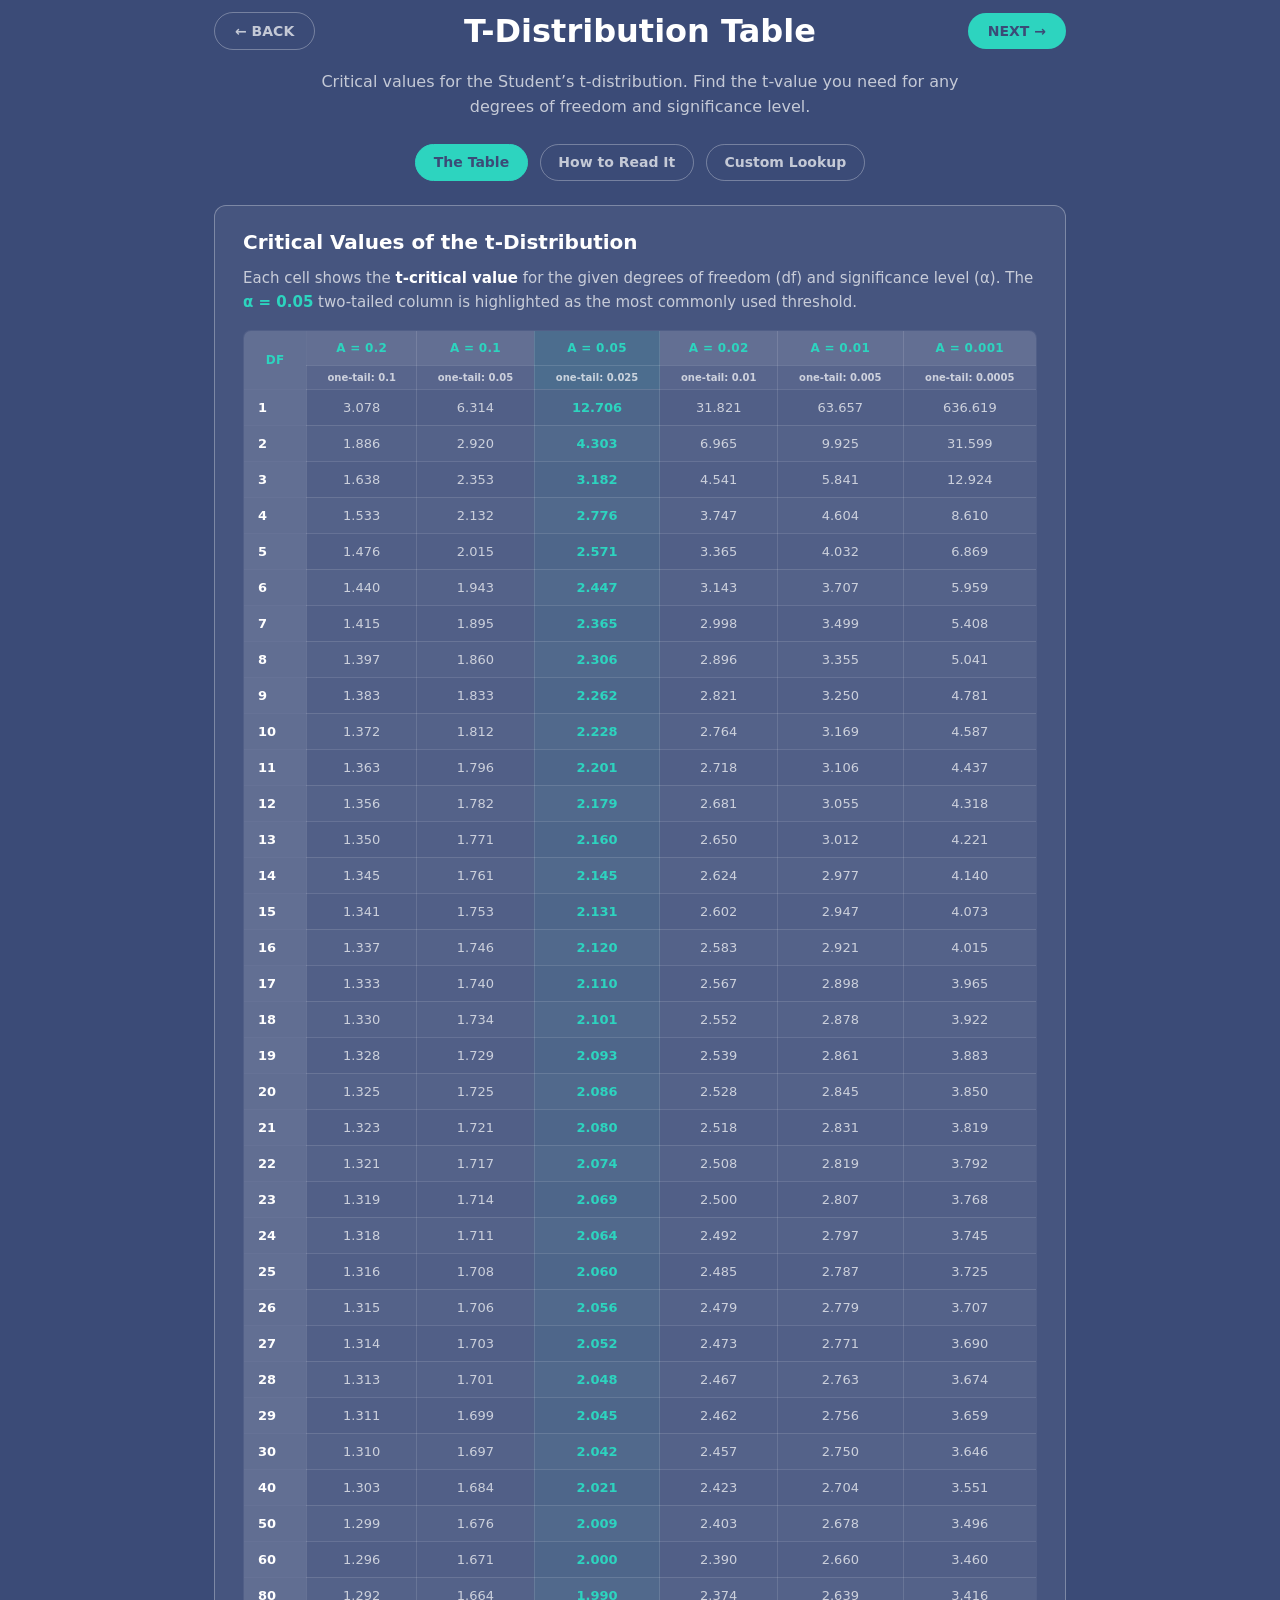
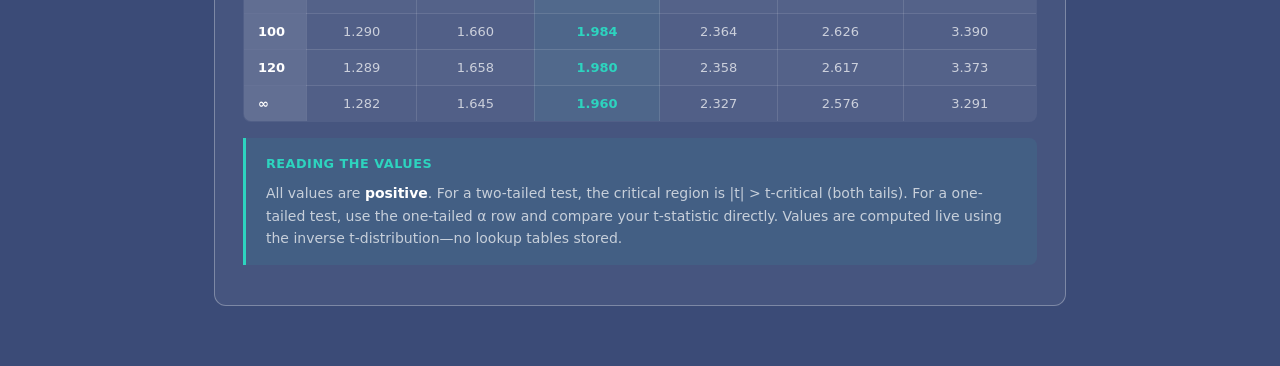
<file: ttable/index.html>
<!DOCTYPE html>
<html lang="en">
<head>
<meta charset="utf-8">
<meta name="viewport" content="width=device-width, initial-scale=1">
<title>T-Distribution Table &mdash; Math Primer</title>
<link rel="stylesheet" href="../style.css">
</head>
<body>
<div class="page">

<nav class="sec-nav sec-nav--compact" role="navigation" aria-label="Section navigation">
<a href="../power/" class="sec-nav__btn sec-nav__btn--back" aria-label="Go back">&larr; BACK</a>
<h1 class="sec-nav__header">T-Distribution Table</h1>
<a href="../ftable/" class="sec-nav__btn sec-nav__btn--next" aria-label="Go to next section">NEXT &rarr;</a>
</nav>

<p class="problem-statement">
Critical values for the Student&rsquo;s t-distribution. Find the t-value you need for any degrees of freedom and significance level.
</p>

<div class="tab-selector">
<button class="tab-btn active" data-tab="table" type="button">The Table</button>
<button class="tab-btn" data-tab="howto" type="button">How to Read It</button>
<button class="tab-btn" data-tab="lookup" type="button">Custom Lookup</button>
</div>

<!-- Tab 1: The Table -->
<div class="tab-panel active" id="tt-panel-table">
<div class="content-card">
<h2>Critical Values of the t-Distribution</h2>

<p>Each cell shows the <strong>t-critical value</strong> for the given degrees of freedom (df) and significance level (&alpha;). The <em>&alpha; = 0.05</em> two-tailed column is highlighted as the most commonly used threshold.</p>

<div class="reg-table-wrap">
<table class="reg-table" id="tt-table">
<thead id="tt-thead"></thead>
<tbody id="tt-tbody"></tbody>
</table>
</div>

<div class="callout">
<div class="callout-title">Reading the Values</div>
All values are <strong>positive</strong>. For a two-tailed test, the critical region is |t| &gt; t-critical (both tails). For a one-tailed test, use the one-tailed &alpha; row and compare your t-statistic directly. Values are computed live using the inverse t-distribution&mdash;no lookup tables stored.
</div>
</div>
</div>

<!-- Tab 2: How to Read It -->
<div class="tab-panel" id="tt-panel-howto">
<div class="content-card">
<h2>How to Use This Table</h2>

<ol class="steps-list">
<li><strong>Find your degrees of freedom (df)</strong> in the leftmost column. For a two-sample t-test: df = n<sub>1</sub> + n<sub>2</sub> &minus; 2. For a one-sample test: df = n &minus; 1. For regression coefficients: df = n &minus; k &minus; 1 (where k is the number of predictors).</li>
<li><strong>Choose your significance level (&alpha;)</strong> across the top. The standard in most fields is &alpha; = 0.05 (two-tailed), which corresponds to a 95% confidence level.</li>
<li><strong>Read the intersection.</strong> The value at (df, &alpha;) is the critical t-value. If your calculated |t-statistic| exceeds this value, you reject the null hypothesis at that significance level.</li>
</ol>

<h3>Two-Tailed vs. One-Tailed</h3>

<p>The table shows <strong>two rows of alpha values</strong> in the header:</p>

<div class="key-definition">
<p><strong>Two-tailed &alpha;:</strong> Used when your alternative hypothesis is &ldquo;&mu; &ne; &mu;<sub>0</sub>&rdquo; (the effect could go either direction). The critical region is split across both tails. This is the default in most research.<br><br>
<strong>One-tailed &alpha;/2:</strong> Used when your alternative hypothesis specifies a direction (&ldquo;&mu; &gt; &mu;<sub>0</sub>&rdquo; or &ldquo;&mu; &lt; &mu;<sub>0</sub>&rdquo;). The entire rejection region is in one tail. A two-tailed &alpha; = 0.05 corresponds to a one-tailed &alpha; = 0.025.</p>
</div>

<p>If you are running a <strong>one-tailed test at &alpha; = 0.05</strong>, look at the column where the one-tailed row says 0.05&mdash;which is the two-tailed &alpha; = 0.10 column.</p>

<h3>What Happens as df Grows?</h3>

<p>As degrees of freedom increase, the t-distribution converges toward the standard normal (Z) distribution. The last row of the table (&infin;) shows the Z-critical values. For df &ge; 120, the difference between t and Z is negligible.</p>

<div class="callout warning">
<div class="callout-title">Connecting the Dots</div>
See how t-critical values connect to sample size calculation &rarr; <a href="../power/" class="ref-link">Sample Size &amp; Power</a><br><br>
See how t-statistics and p-values work in regression output &rarr; <a href="../regression_reading/" class="ref-link">Reading Regressions</a>
</div>
</div>
</div>

<!-- Tab 3: Custom Lookup -->
<div class="tab-panel" id="tt-panel-lookup">
<div class="content-card">
<h2>Find a Critical Value</h2>

<p>Enter your degrees of freedom and significance level to get the exact t-critical value.</p>

<div class="input-group">
<label for="tt-dfInput">Degrees of Freedom</label>
<input type="number" id="tt-dfInput" min="1" max="500" step="1" value="30">
</div>

<div class="input-group">
<label for="tt-alphaInput">Alpha (&alpha;)</label>
<input type="number" id="tt-alphaInput" min="0.001" max="0.50" step="0.001" value="0.05">
</div>

<div class="radio-row">
<label class="radio-label">Test Type</label>
<label class="radio-option">
<input type="radio" name="tt-testtype" value="two" checked>
Two-Tailed
</label>
<label class="radio-option">
<input type="radio" name="tt-testtype" value="one">
One-Tailed
</label>
</div>

<div class="stat-grid" id="tt-critResults">
<div class="stat-item highlight-card">
<div class="stat-value" id="tt-critValue">&mdash;</div>
<div class="stat-label">t-Critical Value</div>
</div>
<div class="stat-item">
<div class="stat-value" id="tt-critDf">&mdash;</div>
<div class="stat-label">Degrees of Freedom</div>
</div>
<div class="stat-item">
<div class="stat-value" id="tt-critAlpha">&mdash;</div>
<div class="stat-label">Alpha (&alpha;)</div>
</div>
<div class="stat-item">
<div class="stat-value" id="tt-critTails">&mdash;</div>
<div class="stat-label">Test Type</div>
</div>
</div>
</div>

<hr class="section-divider">

<div class="content-card">
<h2>Find a P-Value from a T-Statistic</h2>

<p>Enter a t-statistic and degrees of freedom to compute the corresponding p-value.</p>

<div class="input-group">
<label for="tt-tstatInput">T-Statistic</label>
<input type="number" id="tt-tstatInput" min="-100" max="100" step="0.001" value="2.042">
</div>

<div class="input-group">
<label for="tt-tstatDfInput">Degrees of Freedom</label>
<input type="number" id="tt-tstatDfInput" min="1" max="500" step="1" value="30">
</div>

<div class="stat-grid" id="tt-pvalResults">
<div class="stat-item highlight-card">
<div class="stat-value" id="tt-pvalTwo">&mdash;</div>
<div class="stat-label">Two-Tailed P-Value</div>
</div>
<div class="stat-item">
<div class="stat-value" id="tt-pvalOne">&mdash;</div>
<div class="stat-label">One-Tailed P-Value</div>
</div>
<div class="stat-item">
<div class="stat-value" id="tt-pvalTstat">&mdash;</div>
<div class="stat-label">|t| Statistic</div>
</div>
<div class="stat-item">
<div class="stat-value" id="tt-pvalDf">&mdash;</div>
<div class="stat-label">Degrees of Freedom</div>
</div>
</div>

<div class="callout">
<div class="callout-title">Interpreting the P-Value</div>
The <strong>two-tailed p-value</strong> is the probability of observing a t-statistic at least as extreme as yours (in either direction) under the null hypothesis. If p &lt; &alpha;, you reject H<sub>0</sub>. The <strong>one-tailed p-value</strong> is exactly half the two-tailed value.
</div>
</div>
</div>

</div>

<script>
(function(){
'use strict';

function $(id) { return document.getElementById(id); }

/* ================================================================
   T-DISTRIBUTION MATH (shared with regression, phacking, power)
   ================================================================ */
function lgamma(x) {
  var c = [0.99999999999980993,676.5203681218851,-1259.1392167224028,771.32342877765313,-176.61502916214059,12.507343278686905,-0.13857109526572012,9.9843695780195716e-6,1.5056327351493116e-7];
  if (x < 0.5) return Math.log(Math.PI / Math.sin(Math.PI * x)) - lgamma(1 - x);
  x -= 1;
  var a = c[0], t = x + 7.5;
  for (var i = 1; i < 9; i++) a += c[i] / (x + i);
  return 0.5 * Math.log(2 * Math.PI) + (x + 0.5) * Math.log(t) - t + Math.log(a);
}

function betaCF(x, a, b) {
  var qab = a + b, qap = a + 1, qam = a - 1;
  var cc = 1, d = 1 - qab * x / qap;
  if (Math.abs(d) < 1e-10) d = 1e-10;
  d = 1 / d; var h = d;
  for (var m = 1; m <= 200; m++) {
    var m2 = 2 * m;
    var aa = m * (b - m) * x / ((qam + m2) * (a + m2));
    d = 1 + aa * d; if (Math.abs(d) < 1e-10) d = 1e-10;
    cc = 1 + aa / cc; if (Math.abs(cc) < 1e-10) cc = 1e-10;
    d = 1 / d; h *= d * cc;
    aa = -(a + m) * (qab + m) * x / ((a + m2) * (qap + m2));
    d = 1 + aa * d; if (Math.abs(d) < 1e-10) d = 1e-10;
    cc = 1 + aa / cc; if (Math.abs(cc) < 1e-10) cc = 1e-10;
    d = 1 / d; var del = d * cc; h *= del;
    if (Math.abs(del - 1) < 1e-10) break;
  }
  return h;
}

function incompleteBeta(x, a, b) {
  if (x === 0) return 0; if (x === 1) return 1;
  var bt = Math.exp(lgamma(a + b) - lgamma(a) - lgamma(b) + a * Math.log(x) + b * Math.log(1 - x));
  if (x < (a + 1) / (a + b + 2)) return bt * betaCF(x, a, b) / a;
  return 1 - bt * betaCF(1 - x, b, a) / b;
}

function tCDF(t, df) {
  var x = df / (df + t * t);
  var p = incompleteBeta(x, df / 2, 0.5);
  return t >= 0 ? 1 - 0.5 * p : 0.5 * p;
}

function tPDF(t, df) {
  var num = lgamma((df + 1) / 2) - lgamma(df / 2);
  var denom = 0.5 * Math.log(df * Math.PI);
  return Math.exp(num - denom - ((df + 1) / 2) * Math.log(1 + t * t / df));
}

function normInv(p) {
  if (p <= 0) return -Infinity;
  if (p >= 1) return Infinity;
  if (p < 0.5) return -normInv(1 - p);
  var t = Math.sqrt(-2 * Math.log(1 - p));
  var c0 = 2.515517, c1 = 0.802853, c2 = 0.010328;
  var d1 = 1.432788, d2 = 0.189269, d3 = 0.001308;
  return t - (c0 + c1 * t + c2 * t * t) / (1 + d1 * t + d2 * t * t + d3 * t * t * t);
}

function tInv(p, df) {
  if (p <= 0) return -Infinity;
  if (p >= 1) return Infinity;
  if (df >= 300) return normInv(p);
  var t = normInv(p);
  for (var i = 0; i < 20; i++) {
    var cdfVal = tCDF(t, df);
    var pdfVal = tPDF(t, df);
    if (pdfVal < 1e-15) break;
    var delta = (cdfVal - p) / pdfVal;
    t = t - delta;
    if (Math.abs(delta) < 1e-12) break;
  }
  return t;
}

/* ================================================================
   TAB 1: BUILD THE TABLE
   ================================================================ */
var dfRows = [1,2,3,4,5,6,7,8,9,10,11,12,13,14,15,16,17,18,19,20,21,22,23,24,25,26,27,28,29,30,40,50,60,80,100,120];
var alphasTwoTailed = [0.20, 0.10, 0.05, 0.02, 0.01, 0.001];
var highlightCol = 2;

function buildTable() {
  var thead = $('tt-thead');
  var tbody = $('tt-tbody');

  var headerRow1 = document.createElement('tr');
  var dfTh1 = document.createElement('th');
  dfTh1.className = 'df-header';
  dfTh1.rowSpan = 2;
  dfTh1.textContent = 'df';
  headerRow1.appendChild(dfTh1);

  for (var c = 0; c < alphasTwoTailed.length; c++) {
    var th = document.createElement('th');
    th.textContent = '\u03B1 = ' + alphasTwoTailed[c];
    if (c === highlightCol) th.className = 'col-highlight';
    headerRow1.appendChild(th);
  }
  thead.appendChild(headerRow1);

  var headerRow2 = document.createElement('tr');
  for (var c2 = 0; c2 < alphasTwoTailed.length; c2++) {
    var th2 = document.createElement('th');
    th2.className = 'sub-header';
    if (c2 === highlightCol) th2.className += ' col-highlight';
    th2.textContent = 'one-tail: ' + (alphasTwoTailed[c2] / 2);
    headerRow2.appendChild(th2);
  }
  thead.appendChild(headerRow2);

  for (var r = 0; r < dfRows.length; r++) {
    var tr = document.createElement('tr');
    var dfCell = document.createElement('td');
    dfCell.className = 'row-header';
    dfCell.textContent = dfRows[r];
    tr.appendChild(dfCell);

    for (var col = 0; col < alphasTwoTailed.length; col++) {
      var td = document.createElement('td');
      var alpha2t = alphasTwoTailed[col];
      var tVal = tInv(1 - alpha2t / 2, dfRows[r]);
      td.textContent = tVal.toFixed(3);
      if (col === highlightCol) {
        td.className = 'col-highlight highlight';
      }
      tr.appendChild(td);
    }
    tbody.appendChild(tr);
  }

  /* Infinity row (Z approx) */
  var trInf = document.createElement('tr');
  var dfCellInf = document.createElement('td');
  dfCellInf.className = 'row-header';
  dfCellInf.innerHTML = '&infin;';
  trInf.appendChild(dfCellInf);

  for (var colInf = 0; colInf < alphasTwoTailed.length; colInf++) {
    var tdInf = document.createElement('td');
    var zVal = normInv(1 - alphasTwoTailed[colInf] / 2);
    tdInf.textContent = zVal.toFixed(3);
    if (colInf === highlightCol) {
      tdInf.className = 'col-highlight highlight';
    }
    trInf.appendChild(tdInf);
  }
  tbody.appendChild(trInf);
}

buildTable();

/* ================================================================
   TAB 3: CUSTOM LOOKUP — Critical Value Calculator
   ================================================================ */
var dfInput = $('tt-dfInput');
var alphaInput = $('tt-alphaInput');

function getLookupTestType() {
  var radios = document.querySelectorAll('input[name="tt-testtype"]');
  for (var i = 0; i < radios.length; i++) {
    if (radios[i].checked) return radios[i].value;
  }
  return 'two';
}

function updateCritLookup() {
  var df = parseInt(dfInput.value, 10);
  var alpha = parseFloat(alphaInput.value);
  var twoSided = getLookupTestType() === 'two';

  if (isNaN(df) || df < 1) df = 1;
  if (df > 500) df = 500;
  if (isNaN(alpha) || alpha <= 0) alpha = 0.001;
  if (alpha > 0.5) alpha = 0.5;

  var p = twoSided ? (1 - alpha / 2) : (1 - alpha);
  var tCrit = tInv(p, df);

  $('tt-critValue').textContent = tCrit.toFixed(4);
  $('tt-critDf').textContent = df;
  $('tt-critAlpha').textContent = alpha;
  $('tt-critTails').textContent = twoSided ? 'Two-Tailed' : 'One-Tailed';
}

dfInput.addEventListener('input', updateCritLookup);
alphaInput.addEventListener('input', updateCritLookup);

var critRadios = document.querySelectorAll('input[name="tt-testtype"]');
for (var cr = 0; cr < critRadios.length; cr++) {
  critRadios[cr].addEventListener('change', updateCritLookup);
}

updateCritLookup();

/* ================================================================
   TAB 3: CUSTOM LOOKUP — P-Value from T-Statistic
   ================================================================ */
var tstatInput = $('tt-tstatInput');
var tstatDfInput = $('tt-tstatDfInput');

function updatePvalLookup() {
  var tStat = parseFloat(tstatInput.value);
  var df = parseInt(tstatDfInput.value, 10);

  if (isNaN(tStat)) { clearPvalResults(); return; }
  if (isNaN(df) || df < 1) df = 1;
  if (df > 500) df = 500;

  var abst = Math.abs(tStat);

  var pTwo = 2 * (1 - tCDF(abst, df));
  if (pTwo > 1) pTwo = 1;
  if (pTwo < 0) pTwo = 0;

  var pOne = 1 - tCDF(abst, df);
  if (pOne < 0) pOne = 0;

  $('tt-pvalTwo').textContent = pTwo < 0.0001 ? pTwo.toExponential(3) : pTwo.toFixed(4);
  $('tt-pvalOne').textContent = pOne < 0.0001 ? pOne.toExponential(3) : pOne.toFixed(4);
  $('tt-pvalTstat').textContent = abst.toFixed(4);
  $('tt-pvalDf').textContent = df;
}

function clearPvalResults() {
  $('tt-pvalTwo').textContent = '\u2014';
  $('tt-pvalOne').textContent = '\u2014';
  $('tt-pvalTstat').textContent = '\u2014';
  $('tt-pvalDf').textContent = '\u2014';
}

tstatInput.addEventListener('input', updatePvalLookup);
tstatDfInput.addEventListener('input', updatePvalLookup);

updatePvalLookup();

/* ================================================================
   TAB SWITCHING
   ================================================================ */
var tabBtns = document.querySelectorAll('.tab-btn');
var tabPanels = document.querySelectorAll('.tab-panel');

function activateTab(tabId) {
  for (var i = 0; i < tabBtns.length; i++) {
    tabBtns[i].classList[tabBtns[i].dataset.tab === tabId ? 'add' : 'remove']('active');
  }
  for (var j = 0; j < tabPanels.length; j++) {
    tabPanels[j].classList[tabPanels[j].id === 'tt-panel-' + tabId ? 'add' : 'remove']('active');
  }
  if (tabId === 'lookup') {
    setTimeout(function() { updateCritLookup(); updatePvalLookup(); }, 30);
  }
}

for (var ti = 0; ti < tabBtns.length; ti++) {
  tabBtns[ti].addEventListener('click', function() { activateTab(this.dataset.tab); });
}
})();
</script>

</body>
</html>
</file>
<file: style.css>
/* ==========================================================================
   Math Primer — shared stylesheet
   Base layer (brand tokens, reset, body, section nav, hub).
   Section-specific rules are appended below as each section is ported.
   ========================================================================== */

:root {
  --brand-background: #3b4b77;
  --brand-text: #ffffff;
  --brand-text-muted: rgba(255, 255, 255, 0.7);
  --brand-accent: #2dd4bf;
  --brand-border: rgba(255, 255, 255, 0.3);
  --brand-border-dim: rgba(255, 255, 255, 0.12);
  --brand-danger: #f87171;
  --brand-warning: #fbbf24;
  --brand-success: #34d399;
  --bg-card: rgba(255, 255, 255, 0.06);
  --bg-card-raised: rgba(255, 255, 255, 0.1);
  --accent-tint: rgba(45, 212, 191, 0.08);
  --danger-tint: rgba(248, 113, 113, 0.08);
  --warning-tint: rgba(251, 191, 36, 0.08);
  --font-sans: system-ui, -apple-system, "Segoe UI", Roboto, Helvetica, Arial, sans-serif;
  --font-mono: "SF Mono", "Fira Code", "Consolas", monospace;
  /* Section-specific palette extensions (used by individual section pages) */
  --group-a: #a78bfa;
  --group-b: #fb923c;
}

*, *::before, *::after { box-sizing: border-box; }

html, body { margin: 0; padding: 0; }

body {
  background: var(--brand-background);
  color: var(--brand-text);
  font-family: var(--font-sans);
  min-height: 100vh;
  -webkit-font-smoothing: antialiased;
}

.page {
  max-width: 900px;
  margin: 0 auto;
  padding: 0 24px 60px;
  min-height: 100vh;
  display: flex;
  flex-direction: column;
}

/* --------------------------------------------------------------------------
   Section navigation (BACK | Title | NEXT) — shared across all section pages
   -------------------------------------------------------------------------- */

.sec-nav {
  display: grid;
  grid-template-columns: 1fr auto 1fr;
  align-items: center;
  padding: 12px 0;
  margin-bottom: 8px;
}

.sec-nav__header {
  justify-self: center;
  color: var(--brand-text);
  font-size: 32px;
  font-weight: 700;
  text-align: center;
  margin: 0;
}

.sec-nav__btn {
  display: inline-flex;
  align-items: center;
  gap: 6px;
  padding: 10px 20px;
  border-radius: 999px;
  font-size: clamp(12px, 1.1vw, 14px);
  font-weight: 600;
  text-decoration: none;
  transition: all 0.2s ease;
  white-space: nowrap;
}

.sec-nav__btn--back {
  justify-self: start;
  background: transparent;
  border: 1px solid var(--brand-border);
  color: var(--brand-text-muted);
}

.sec-nav__btn--back:hover {
  border-color: var(--brand-text);
  color: var(--brand-text);
}

.sec-nav__btn--next {
  justify-self: end;
  background: var(--brand-accent);
  border: none;
  color: var(--brand-background);
}

.sec-nav__btn--next:hover { filter: brightness(1.1); }

@media (max-width: 420px) {
  .sec-nav__header { font-size: 24px; }
}

/* --------------------------------------------------------------------------
   Problem statement (section subtitle under the nav)
   -------------------------------------------------------------------------- */

.problem-statement {
  font-size: 16px;
  color: var(--brand-text-muted);
  max-width: 700px;
  margin: 0 auto 24px;
  line-height: 1.55;
  text-align: center;
}

@media (max-width: 600px) {
  .problem-statement { font-size: 14px; }
}

/* --------------------------------------------------------------------------
   Hub page (index.html) — header + 3x2 card grid
   -------------------------------------------------------------------------- */

.hub-header {
  text-align: center;
  padding: 0 20px;
  margin: 0 auto 20px;
  max-width: 820px;
}

.hub-title {
  font-size: 32px;
  font-weight: 800;
  margin: 0 0 16px 0;
  letter-spacing: -0.01em;
  color: var(--brand-text);
}

.hub-tagline {
  font-size: 16px;
  color: var(--brand-text-muted);
  line-height: 1.5;
  margin: 0;
}

.hub-grid {
  display: grid;
  grid-template-columns: repeat(3, 1fr);
  gap: 20px;
  max-width: 1080px;
  margin: 20px auto 64px;
  padding: 0 24px;
}

@media (max-width: 900px) {
  .hub-grid { grid-template-columns: repeat(2, 1fr); }
  .hub-title { font-size: 28px; }
}

@media (max-width: 600px) {
  .hub-grid { grid-template-columns: 1fr; gap: 16px; }
  .hub-title { font-size: 24px; }
  .hub-tagline { font-size: 14px; }
}

.hub-card {
  display: flex;
  flex-direction: column;
  align-items: center;
  text-align: center;
  padding: 28px 22px;
  border-radius: 12px;
  background: var(--bg-card);
  border: 1px solid var(--brand-border-dim);
  transition: transform 0.25s ease, background 0.25s ease, box-shadow 0.25s ease, border-color 0.25s ease;
  min-height: 220px;
  text-decoration: none;
  color: inherit;
}

.hub-card:hover {
  transform: translateY(-5px);
  background: var(--bg-card-raised);
  box-shadow: 0 10px 30px rgba(0, 0, 0, 0.3);
  border-color: rgba(255, 255, 255, 0.2);
}

.hub-card__icon {
  font-size: 32px;
  line-height: 1;
  margin-bottom: 12px;
}

.hub-card__badge {
  display: inline-block;
  font-size: 11px;
  font-weight: 700;
  letter-spacing: 0.12em;
  text-transform: uppercase;
  color: var(--brand-accent);
  margin-bottom: 10px;
}

.hub-card__title {
  font-size: 18px;
  font-weight: 700;
  color: var(--brand-text);
  margin: 0 0 8px 0;
}

.hub-card__desc {
  font-size: 14px;
  line-height: 1.5;
  color: var(--brand-text-muted);
  margin: 0;
}

/* --------------------------------------------------------------------------
   Shared section patterns (every section page uses these)
   -------------------------------------------------------------------------- */

/* Pill-style tab selector */
.tab-selector {
  display: flex;
  justify-content: center;
  gap: 0.75rem;
  flex-wrap: wrap;
  margin-bottom: 24px;
}

.tab-btn {
  padding: 0.6rem 1.1rem;
  border: 1px solid var(--brand-border);
  border-radius: 9999px;
  background: transparent;
  color: var(--brand-text-muted);
  font-weight: 600;
  font-size: 14px;
  cursor: pointer;
  transition: all 0.2s ease-in-out;
  font-family: inherit;
}

.tab-btn:hover { border-color: var(--brand-text); color: var(--brand-text); }

.tab-btn.active {
  background: var(--brand-accent);
  color: var(--brand-background);
  border-color: var(--brand-accent);
}

.tab-panel { display: none; }
.tab-panel.active { display: block; }

@media (max-width: 600px) {
  .tab-btn { font-size: 13px; padding: 0.5rem 0.9rem; }
}

/* Generic utility */
.hidden { display: none !important; }

/* ==========================================================================
   SECTION STYLES — appended per section as pages are ported
   ==========================================================================
   [phacking]             — done
   [pvalues]              — done
   [regression_reading]   — done
   [power]                — done
   [ttable]               — done
   [ftable]               — done
   ========================================================================== */

/* ------------------------ [phacking] ------------------------ */

/* Callouts — shared component, also used by power, regression_reading,
   ttable and ftable. Kept here (where it was first defined) unchanged. */
.callout {
  background: var(--accent-tint);
  border-left: 3px solid var(--brand-accent);
  padding: 16px 20px;
  margin: 16px 0;
  border-radius: 0 8px 8px 0;
  font-size: 14px;
  line-height: 1.6;
  color: var(--brand-text-muted);
}

.callout strong { color: var(--brand-text); }

.callout-title {
  font-weight: 700;
  font-size: 0.8rem;
  margin-bottom: 8px;
  text-transform: uppercase;
  letter-spacing: 0.5px;
  color: var(--brand-accent);
}

.callout.warning { background: var(--warning-tint); border-left-color: var(--brand-warning); }
.callout.warning .callout-title { color: var(--brand-warning); }
.callout.danger { background: var(--danger-tint); border-left-color: var(--brand-danger); }
.callout.danger .callout-title { color: var(--brand-danger); }
.callout.success { background: rgba(52, 211, 153, 0.08); border-left-color: var(--brand-success); }
.callout.success .callout-title { color: var(--brand-success); }

@media (max-width: 1366px) and (hover: none), (max-width: 1366px) and (pointer: coarse) {
  .callout { font-size: 16px; }
}

@media (max-width: 600px) {
  .callout { font-size: 14px; }
}

/* P-Hacking Lab (Version 3 layout and behaviour, Math Primer brand styling).
   Scoped to <body class="ph-lab">. Colours, font family, type scale and
   surfaces use the shared brand tokens and the patterns of the other sections
   (.content-card, .stat-item, .callout, .input-group, brand pill buttons). */

/* Series colours referenced by the lab's legend markup */
body.ph-lab {
  --teal: var(--brand-accent);
  --amber: var(--brand-warning);
  --red: var(--brand-danger);
  --sky: var(--brand-text-muted);
}

:where(.ph-lab) .shell {
  max-width: 1120px;
  padding: 30px 24px 72px;
  margin: auto;
  line-height: 1.5;
}
:where(.ph-lab .shell) button,
:where(.ph-lab .shell) select {
  font-family: inherit;
}
:where(.ph-lab .shell) button {
  cursor: pointer;
}
:where(.ph-lab .shell) button:focus-visible,
:where(.ph-lab .shell) select:focus-visible {
  outline: 2px solid var(--brand-accent);
  outline-offset: 3px;
}
:where(.ph-lab .shell) button:disabled {
  opacity: 0.4;
  cursor: not-allowed;
}
:where(.ph-lab .shell) a {
  color: var(--brand-accent);
}

/* Header */
:where(.ph-lab) .top {
  display: flex;
  align-items: center;
  gap: 16px;
  justify-content: space-between;
  flex-wrap: wrap;
}
:where(.ph-lab) .brand {
  font-size: 13px;
  font-weight: 700;
  letter-spacing: 0.5px;
  color: var(--brand-text);
}
:where(.ph-lab) .pill {
  border: 1px solid var(--brand-border);
  border-radius: 999px;
  padding: 6px 12px;
  font-size: 12px;
  color: var(--brand-text-muted);
}
:where(.ph-lab) .eyebrow {
  text-transform: uppercase;
  font-size: 11px;
  font-weight: 700;
  letter-spacing: 0.12em;
  color: var(--brand-accent);
}
:where(.ph-lab) .hero-title {
  font-size: 20px;
  font-weight: 700;
  line-height: 1.3;
  color: var(--brand-text);
  margin: 12px 0 12px;
  max-width: 900px;
}
:where(.ph-lab .shell) h2 {
  font-size: 20px;
  font-weight: 700;
  color: var(--brand-text);
  margin: 0;
}
:where(.ph-lab .shell) h3 {
  font-size: 16px;
  font-weight: 600;
  color: var(--brand-accent);
  text-transform: uppercase;
  letter-spacing: 0.5px;
  margin: 0 0 8px;
}
:where(.ph-lab) .intro {
  color: var(--brand-text-muted);
  max-width: 840px;
  font-size: 15px;
  line-height: 1.6;
  margin: 0 0 20px;
}
:where(.ph-lab) .intro strong,
:where(.ph-lab) .actlead strong {
  color: var(--brand-text);
}
:where(.ph-lab) .emph {
  color: var(--brand-accent);
}
:where(.ph-lab) .setup {
  display: flex;
  align-items: center;
  gap: 12px;
  flex-wrap: wrap;
  margin: 20px 0 24px;
}
:where(.ph-lab) .setup-note {
  font-size: 13px;
  line-height: 1.5;
  color: var(--brand-text-muted);
  max-width: 510px;
}

/* Buttons — brand pills */
:where(.ph-lab) .ghost,
:where(.ph-lab) .primary,
:where(.ph-lab) .secondary,
:where(.ph-lab) .danger {
  padding: 12px 24px;
  border-radius: 999px;
  font-size: 14px;
  font-weight: 600;
  border: 1px solid transparent;
  transition: all 0.2s ease;
}
:where(.ph-lab) .primary {
  background: var(--brand-accent);
  color: var(--brand-background);
}
:where(.ph-lab) .primary:hover:not(:disabled) {
  filter: brightness(1.1);
  transform: translateY(-1px);
}
:where(.ph-lab) .secondary {
  background: var(--bg-card-raised);
  color: var(--brand-text);
  border: 1px solid var(--brand-border);
}
:where(.ph-lab) .secondary:hover:not(:disabled) {
  border-color: var(--brand-text);
}
:where(.ph-lab) .ghost {
  background: transparent;
  color: var(--brand-text-muted);
  border-color: var(--brand-border);
}
:where(.ph-lab) .ghost:hover:not(:disabled) {
  border-color: var(--brand-text);
  color: var(--brand-text);
}
:where(.ph-lab) .danger {
  background: var(--brand-danger);
  color: var(--brand-text);
}

/* Stage bar */
:where(.ph-lab) .stepbar {
  display: grid;
  grid-template-columns: repeat(3, 1fr);
  gap: 12px;
  margin-bottom: 24px;
}
:where(.ph-lab) .step {
  background: var(--bg-card);
  border: 1px solid var(--brand-border-dim);
  border-radius: 8px;
  padding: 12px 14px;
  font-size: 13px;
  color: var(--brand-text-muted);
}
:where(.ph-lab) .step b {
  display: block;
  font-size: 15px;
  font-weight: 700;
  color: var(--brand-text);
}
:where(.ph-lab) .step.current {
  border-color: var(--brand-accent);
  background: var(--accent-tint);
}
:where(.ph-lab) .step.complete {
  border-color: var(--brand-border);
}

/* Act cards */
:where(.ph-lab) .act {
  background: var(--bg-card);
  border: 1px solid var(--brand-border-dim);
  border-radius: 12px;
  padding: 28px;
  margin-top: 20px;
}
:where(.ph-lab) .act[hidden] {
  display: none !important;
}
:where(.ph-lab) .acttop {
  display: flex;
  align-items: flex-start;
  justify-content: space-between;
  gap: 12px;
  flex-wrap: wrap;
}
:where(.ph-lab) .acttop .eyebrow {
  margin-bottom: 6px;
}
:where(.ph-lab) .actlead {
  color: var(--brand-text-muted);
  font-size: 15px;
  line-height: 1.6;
  margin: 8px 0 20px;
  max-width: 900px;
}
:where(.ph-lab) .actlead em {
  color: var(--brand-accent);
  font-style: normal;
  font-weight: 600;
}
:where(.ph-lab) .accent {
  color: var(--brand-warning);
}

/* Badges */
:where(.ph-lab) .badge {
  display: inline-flex;
  align-items: center;
  border-radius: 999px;
  padding: 5px 12px;
  border: 1px solid var(--brand-border);
  font-size: 12px;
  font-weight: 700;
  color: var(--brand-text-muted);
}
:where(.ph-lab) .badge.warn {
  border-color: var(--brand-warning);
  background: var(--warning-tint);
  color: var(--brand-warning);
}
:where(.ph-lab) .badge.good {
  border-color: var(--brand-success);
  background: rgba(52, 211, 153, 0.08);
  color: var(--brand-success);
}
:where(.ph-lab) .badge.bad {
  border-color: var(--brand-danger);
  background: var(--danger-tint);
  color: var(--brand-danger);
}

/* Layout grids */
:where(.ph-lab) .grid {
  display: grid;
  grid-template-columns: minmax(0, 1fr) minmax(0, 1fr);
  gap: 20px;
}
:where(.ph-lab) .choice-grid {
  display: grid;
  grid-template-columns: repeat(2, minmax(0, 1fr));
  gap: 14px;
}

/* Form fields — same treatment as .input-group */
:where(.ph-lab) .field {
  display: flex;
  flex-direction: column;
  gap: 6px;
}
:where(.ph-lab) .field label {
  font-size: 14px;
  font-weight: 600;
  color: var(--brand-text);
}
:where(.ph-lab) .field select {
  color-scheme: dark;
  background: rgba(255, 255, 255, 0.08);
  border: 1px solid var(--brand-border);
  color: var(--brand-text);
  border-radius: 8px;
  padding: 10px 14px;
  font-size: 14px;
  width: 100%;
  min-width: 0;
  transition: border-color 0.2s ease;
}
:where(.ph-lab) .field select:focus {
  border-color: var(--brand-accent);
}
:where(.ph-lab) .field select option {
  background: var(--brand-background);
  color: var(--brand-text);
}

/* Readout card + stat tiles — same treatment as .stat-item */
:where(.ph-lab) .card {
  padding: 18px 20px;
  border: 1px solid var(--brand-border-dim);
  border-radius: 8px;
  background: var(--bg-card-raised);
}
:where(.ph-lab) .tiny {
  font-size: 12px;
  color: var(--brand-text-muted);
}
:where(.ph-lab) .stats {
  display: grid;
  grid-template-columns: repeat(3, minmax(0, 1fr));
  gap: 8px;
  margin: 16px 0;
}
:where(.ph-lab) .stat {
  background: rgba(255, 255, 255, 0.04);
  border: 1px solid var(--brand-border-dim);
  padding: 12px 14px;
  border-radius: 8px;
}
:where(.ph-lab) .stat-label {
  color: var(--brand-text-muted);
  font-size: 12px;
  font-weight: 600;
  text-transform: uppercase;
  letter-spacing: 0.5px;
}
:where(.ph-lab) .stat-val {
  font-size: 20px;
  font-weight: 700;
  color: var(--brand-accent);
  font-variant-numeric: tabular-nums;
}
:where(.ph-lab) .big-p {
  font-size: 28px;
  font-weight: 700;
  line-height: 1.2;
  color: var(--brand-text);
  font-variant-numeric: tabular-nums;
}
:where(.ph-lab) .readout {
  display: flex;
  justify-content: space-between;
  gap: 8px;
  align-items: center;
  flex-wrap: wrap;
}
:where(.ph-lab) .subtle {
  color: var(--brand-text-muted);
  font-size: 14px;
  line-height: 1.6;
}
:where(.ph-lab) .subtle strong {
  color: var(--brand-text);
}
:where(.ph-lab) .result-line {
  font-size: 14px;
  font-weight: 600;
  color: var(--brand-text);
  margin-top: 10px;
  min-height: 20px;
}

/* Charts — same surface as the other sections' plot wrappers */
:where(.ph-lab) .chartBox {
  background: rgba(0, 0, 0, 0.15);
  border-radius: 8px;
  overflow: hidden;
  margin-top: 14px;
}
:where(.ph-lab) .chartBox svg {
  width: 100%;
  height: auto;
  display: block;
}
/* Charts never scale up past their drawing width, so their labels never
   render larger than the site's text sizes. */
:where(.ph-lab) #singlePlot svg,
:where(.ph-lab) #repPlot svg {
  max-width: 760px;
  margin: 0 auto;
}
:where(.ph-lab) #curvePlot svg {
  max-width: 1000px;
  margin: 0 auto;
}

:where(.ph-lab) .actions {
  display: flex;
  flex-wrap: wrap;
  gap: 12px;
  margin: 18px 0 6px;
}
:where(.ph-lab) .hint {
  color: var(--brand-text-muted);
  font-size: 13px;
  line-height: 1.5;
}

/* Analysis trail */
:where(.ph-lab) .audit {
  margin-top: 16px;
  border-top: 1px solid var(--brand-border-dim);
  padding-top: 14px;
}
:where(.ph-lab) .audit-head {
  display: flex;
  justify-content: space-between;
  align-items: center;
  gap: 8px;
  font-size: 14px;
}
:where(.ph-lab) .history {
  max-height: 125px;
  overflow-y: auto;
  margin-top: 8px;
  font-size: 13px;
  color: var(--brand-text-muted);
}
:where(.ph-lab) .history div {
  padding: 4px 0;
  border-bottom: 1px solid var(--brand-border-dim);
}
:where(.ph-lab) .history strong {
  color: var(--brand-text);
}

/* Act 2 */
:where(.ph-lab) .headline {
  font-size: 20px;
  font-weight: 700;
  color: var(--brand-text);
  margin: 10px 0;
  line-height: 1.3;
}
:where(.ph-lab) .labelgrid {
  display: grid;
  grid-template-columns: repeat(3, minmax(0, 1fr));
  gap: 12px;
  margin: 16px 0 24px;
}
:where(.ph-lab) .labelgrid .stat {
  background: var(--bg-card-raised);
}
:where(.ph-lab) .footnotes {
  font-size: 13px;
  color: var(--brand-text-muted);
}
:where(.ph-lab) .legend {
  display: flex;
  flex-wrap: wrap;
  gap: 16px;
  color: var(--brand-text-muted);
  font-size: 13px;
  margin: 8px 0 0;
}
:where(.ph-lab) .dot {
  display: inline-block;
  width: 10px;
  height: 10px;
  border-radius: 50%;
  margin-right: 6px;
}
/* Insight box — same treatment as .callout.warning */
:where(.ph-lab) .insight {
  border-left: 3px solid var(--brand-warning);
  padding: 16px 20px;
  background: var(--warning-tint);
  border-radius: 0 8px 8px 0;
  margin-top: 16px;
  font-size: 14px;
  line-height: 1.6;
  color: var(--brand-text-muted);
}
:where(.ph-lab) .insight strong {
  color: var(--brand-text);
}
:where(.ph-lab) .curve-detail {
  margin-top: 10px;
  padding: 12px 14px;
  background: rgba(255, 255, 255, 0.04);
  border: 1px solid var(--brand-border-dim);
  border-radius: 8px;
  color: var(--brand-text-muted);
  min-height: 65px;
  font-size: 14px;
  line-height: 1.5;
}
:where(.ph-lab) .methods {
  margin-top: 14px;
  color: var(--brand-text-muted);
  font-size: 14px;
  line-height: 1.6;
}
:where(.ph-lab) .methods summary {
  cursor: pointer;
  font-weight: 600;
  color: var(--brand-text);
}
:where(.ph-lab) .methods p {
  margin: 8px 0 0;
}

/* Act 3 */
:where(.ph-lab) .repitems {
  margin: 12px 0;
  display: flex;
  flex-direction: column;
  gap: 6px;
  max-height: 180px;
  overflow-y: auto;
}
:where(.ph-lab) .repitem {
  font-size: 13px;
  color: var(--brand-text-muted);
  background: rgba(255, 255, 255, 0.04);
  border: 1px solid var(--brand-border-dim);
  border-radius: 8px;
  padding: 8px 12px;
  display: flex;
  justify-content: space-between;
  gap: 12px;
}
:where(.ph-lab) .repitem strong {
  color: var(--brand-text);
}

@media (max-width: 800px) {
  :where(.ph-lab) .grid {
    grid-template-columns: 1fr;
  }
  :where(.ph-lab) .stepbar {
    grid-template-columns: 1fr;
  }
  :where(.ph-lab) .step {
    display: flex;
    gap: 8px;
    align-items: center;
  }
  :where(.ph-lab) .step b {
    display: inline;
  }
}
@media (max-width: 600px) {
  :where(.ph-lab) .act {
    padding: 20px;
  }
  :where(.ph-lab) .hero-title,
  :where(.ph-lab .shell) h2,
  :where(.ph-lab) .headline {
    font-size: 18px;
  }
}
@media (max-width: 520px) {
  :where(.ph-lab) .shell {
    padding: 18px 12px 50px;
  }
  :where(.ph-lab) .choice-grid {
    grid-template-columns: 1fr;
  }
  :where(.ph-lab) .stats,
  :where(.ph-lab) .labelgrid {
    grid-template-columns: 1fr 1fr;
  }
  :where(.ph-lab) .stat-val {
    font-size: 18px;
  }
  :where(.ph-lab) .actions > button {
    flex: 1 1 auto;
  }
}
/* Body-text size steps used site-wide (.prose, .callout, .content-card p) */
@media (max-width: 1366px) and (hover: none), (max-width: 1366px) and (pointer: coarse) {
  :where(.ph-lab) .intro,
  :where(.ph-lab) .actlead,
  :where(.ph-lab) .insight { font-size: 16px; }
}
@media (max-width: 600px) {
  :where(.ph-lab) .intro,
  :where(.ph-lab) .actlead,
  :where(.ph-lab) .insight { font-size: 14px; }
}

/* Integration with the shared section shell: the BACK | Title | NEXT nav and the
   problem statement sit above the lab, aligned to the lab's 1120px column. */
.ph-lab .page {
  max-width: 1120px;
  min-height: 0;
  padding-bottom: 0;
}
.ph-lab .shell { padding-top: 0; }

@media (max-width: 520px) {
  .ph-lab .page { padding: 0 12px; }
}

/* ------------------------ [pvalues] ------------------------ */

/* Single content card wrapping each tab panel */
.content-card {
  background: var(--bg-card);
  border: 1px solid var(--brand-border);
  border-radius: 12px;
  padding: 24px 28px;
  min-height: 320px;
}

.content-card h2 {
  font-size: 20px;
  font-weight: 700;
  color: var(--brand-text);
  margin: 0 0 12px 0;
}

.content-card h3 {
  font-size: 16px;
  font-weight: 600;
  color: var(--brand-accent);
  margin: 20px 0 8px 0;
  text-transform: uppercase;
  letter-spacing: 0.5px;
}

.content-card p {
  font-size: 15px;
  line-height: 1.6;
  color: var(--brand-text-muted);
  margin: 0 0 12px 0;
}

.content-card p:last-child { margin-bottom: 0; }
.content-card strong { color: var(--brand-text); font-weight: 600; }
.content-card em { color: var(--brand-accent); font-style: normal; font-weight: 600; }

/* Key definition callout */
.key-definition {
  background: var(--accent-tint);
  border-left: 3px solid var(--brand-accent);
  padding: 16px 20px;
  border-radius: 0 8px 8px 0;
  margin: 16px 0;
}

.key-definition p {
  font-size: 15px;
  line-height: 1.6;
  color: var(--brand-text);
  margin: 0;
}

/* Misinterpretation list (red X bullets) */
.misinterpretation-list {
  list-style: none;
  padding: 0;
  margin: 12px 0 0 0;
}

.misinterpretation-list li {
  position: relative;
  padding: 10px 12px 10px 36px;
  margin-bottom: 8px;
  background: var(--danger-tint);
  border-radius: 8px;
  font-size: 14px;
  line-height: 1.5;
  color: var(--brand-text-muted);
}

.misinterpretation-list li::before {
  content: '\2717';
  position: absolute;
  left: 12px;
  top: 10px;
  color: var(--brand-danger);
  font-weight: 700;
  font-size: 14px;
}

/* Formula box */
.formula-box {
  background: rgba(255, 255, 255, 0.04);
  border: 1px solid rgba(255, 255, 255, 0.15);
  border-radius: 8px;
  padding: 16px 20px;
  margin: 16px 0;
  font-family: var(--font-mono);
  font-size: 14px;
  line-height: 1.8;
  color: var(--brand-accent);
  overflow-x: auto;
}

.formula-box .label {
  display: block;
  font-family: var(--font-sans);
  font-size: 12px;
  font-weight: 600;
  color: var(--brand-text-muted);
  text-transform: uppercase;
  letter-spacing: 0.5px;
  margin-bottom: 6px;
}

/* Numbered steps list */
.steps-list {
  list-style: none;
  padding: 0;
  margin: 12px 0;
  counter-reset: step-counter;
}

.steps-list li {
  counter-increment: step-counter;
  position: relative;
  padding: 8px 0 8px 36px;
  font-size: 15px;
  line-height: 1.6;
  color: var(--brand-text-muted);
}

.steps-list li::before {
  content: counter(step-counter);
  position: absolute;
  left: 0;
  top: 8px;
  width: 24px;
  height: 24px;
  background: var(--brand-accent);
  color: var(--brand-background);
  border-radius: 50%;
  font-size: 13px;
  font-weight: 700;
  display: flex;
  align-items: center;
  justify-content: center;
}

/* Interpretation grid */
.interp-grid {
  display: grid;
  grid-template-columns: 1fr 1fr;
  gap: 12px;
  margin: 16px 0;
}

.interp-item {
  background: rgba(255, 255, 255, 0.04);
  border: 1px solid rgba(255, 255, 255, 0.12);
  border-radius: 8px;
  padding: 14px 16px;
  text-align: center;
}

.interp-item .interp-value {
  font-size: 20px;
  font-weight: 700;
  color: var(--brand-accent);
  margin-bottom: 4px;
}

.interp-item .interp-label {
  font-size: 13px;
  color: var(--brand-text-muted);
  line-height: 1.4;
}

.interp-item.example {
  border-color: var(--brand-accent);
  background: var(--accent-tint);
}

@media (max-width: 600px) {
  .content-card { padding: 18px 20px; min-height: 260px; }
  .content-card h2 { font-size: 18px; }
  .content-card p { font-size: 14px; }
  .formula-box { font-size: 12px; padding: 12px 14px; }
  .interp-grid { grid-template-columns: 1fr; }
  .misinterpretation-list li { font-size: 13px; }
}

@media (max-width: 1366px) and (hover: none), (max-width: 1366px) and (pointer: coarse) {
  .content-card p,
  .key-definition p,
  .steps-list li,
  .misinterpretation-list li { font-size: 16px; }
}

@media (max-width: 600px) {
  .content-card p,
  .key-definition p,
  .steps-list li,
  .misinterpretation-list li { font-size: 14px; }
}

/* ------------------------ [regression_reading] ------------------------ */

/* Regression output table */
.reg-table-wrap { overflow-x: auto; margin: 16px 0; }

.reg-table {
  width: 100%;
  border-collapse: collapse;
  background: var(--bg-card);
  border-radius: 8px;
  overflow: hidden;
  border: 1px solid var(--brand-border-dim);
}

.reg-table th,
.reg-table td {
  padding: 10px 14px;
  text-align: center;
  border: 1px solid var(--brand-border-dim);
  font-size: 13px;
}

.reg-table th {
  background: var(--bg-card-raised);
  color: var(--brand-accent);
  font-weight: 700;
  font-size: 12px;
  text-transform: uppercase;
  letter-spacing: 0.3px;
}

.reg-table td { color: var(--brand-text-muted); }
.reg-table td.row-header { text-align: left; font-weight: 600; color: var(--brand-text); }
.reg-table .highlight { color: var(--brand-accent); font-weight: 700; }

/* Canvas wrappers */
.canvas-wrap {
  position: relative;
  width: 100%;
  margin: 20px 0;
}

.canvas-wrap canvas {
  width: 100%;
  height: 260px;
  display: block;
  border-radius: 8px;
  background: rgba(0, 0, 0, 0.15);
}

.ci-canvas-wrap {
  position: relative;
  width: 100%;
  margin: 20px 0;
}

.ci-canvas-wrap canvas {
  width: 100%;
  height: 160px;
  display: block;
  border-radius: 8px;
  background: rgba(0, 0, 0, 0.15);
}

/* Slider controls */
.slider-row {
  display: flex;
  align-items: center;
  gap: 12px;
  margin: 12px 0;
  flex-wrap: wrap;
}

.slider-row label {
  font-size: 14px;
  font-weight: 600;
  color: var(--brand-text);
  min-width: 130px;
}

.slider-row input[type="range"] {
  flex: 1;
  min-width: 120px;
  accent-color: var(--brand-accent);
}

.slider-row .slider-value {
  font-family: var(--font-mono);
  font-size: 14px;
  font-weight: 700;
  color: var(--brand-accent);
  min-width: 70px;
  text-align: right;
}

/* Stat readout grid */
.stat-grid {
  display: grid;
  grid-template-columns: repeat(auto-fit, minmax(130px, 1fr));
  gap: 12px;
  margin: 16px 0;
}

.stat-item {
  background: var(--bg-card-raised);
  border: 1px solid var(--brand-border-dim);
  border-radius: 8px;
  padding: 14px 16px;
  text-align: center;
}

.stat-item .stat-value {
  font-size: 20px;
  font-weight: 700;
  color: var(--brand-accent);
  margin-bottom: 4px;
}

.stat-item .stat-label {
  font-size: 13px;
  color: var(--brand-text-muted);
  line-height: 1.4;
}

.stat-item.significant { border-color: var(--brand-success); }
.stat-item.significant .stat-value { color: var(--brand-success); }
.stat-item.not-significant { border-color: var(--brand-danger); }
.stat-item.not-significant .stat-value { color: var(--brand-danger); }

@media (max-width: 600px) {
  .stat-grid { grid-template-columns: 1fr 1fr; }
  .canvas-wrap canvas { height: 220px; }
  .ci-canvas-wrap canvas { height: 130px; }
  .reg-table th,
  .reg-table td { padding: 8px 8px; font-size: 11px; }
}

@media (max-width: 1366px) and (hover: none), (max-width: 1366px) and (pointer: coarse) {
  .stat-item .stat-label { font-size: 16px; }
}

@media (max-width: 600px) {
  .stat-item .stat-label { font-size: 14px; }
}

/* ------------------------ [power] ------------------------ */

/* Four levers grid */
.levers-grid {
  display: grid;
  grid-template-columns: 1fr 1fr;
  gap: 12px;
  margin: 16px 0;
}

.lever-card {
  background: var(--bg-card-raised);
  border: 1px solid var(--brand-border-dim);
  border-radius: 8px;
  padding: 16px 18px;
  border-top: 3px solid var(--brand-accent);
}

.lever-card.alpha    { border-top-color: var(--brand-danger); }
.lever-card.power    { border-top-color: var(--brand-success); }
.lever-card.effect   { border-top-color: #a78bfa; }
.lever-card.variance { border-top-color: var(--brand-warning); }

.lever-card .lever-title {
  font-weight: 700;
  font-size: 15px;
  color: var(--brand-text);
  margin-bottom: 6px;
}

.lever-card p {
  font-size: 13px;
  line-height: 1.5;
  color: var(--brand-text-muted);
  margin: 0 0 4px 0;
}

.lever-card p:last-child { margin-bottom: 0; }

/* Radio toggle (calculator: two-sided / one-sided) */
.radio-row {
  display: flex;
  align-items: center;
  gap: 16px;
  margin: 12px 0;
  flex-wrap: wrap;
}

.radio-row label.radio-label {
  font-size: 14px;
  font-weight: 600;
  color: var(--brand-text);
  min-width: 130px;
}

.radio-option {
  display: flex;
  align-items: center;
  gap: 6px;
  cursor: pointer;
  font-size: 14px;
  color: var(--brand-text-muted);
}

.radio-option input[type="radio"] { accent-color: var(--brand-accent); }

/* Highlight-card variant of .stat-item */
.stat-item.highlight-card {
  border-color: var(--brand-accent);
  background: rgba(45, 212, 191, 0.06);
}

.stat-item.highlight-card .stat-value { font-size: 28px; }

/* Mistake list (cross-mark pattern) */
.mistake-list {
  list-style: none;
  padding: 0;
  margin: 12px 0 0 0;
}

.mistake-list li {
  position: relative;
  padding: 10px 12px 10px 36px;
  margin-bottom: 8px;
  background: rgba(248, 113, 113, 0.08);
  border-radius: 8px;
  font-size: 14px;
  line-height: 1.5;
  color: var(--brand-text-muted);
}

.mistake-list li::before {
  content: '\2717';
  position: absolute;
  left: 12px;
  top: 10px;
  color: var(--brand-danger);
  font-weight: 700;
  font-size: 14px;
}

.mistake-list li strong { color: var(--brand-text); }

/* Two-distribution overlay canvas (shorter than default 280px) */
.dist-canvas-wrap canvas { height: 240px; }

/* Inline reference link (used in "Reference Tables" row on Why T-Tests tab) */
.ref-link {
  color: var(--brand-accent);
  text-decoration: underline;
  font-weight: 600;
}

.ref-link:hover { filter: brightness(1.15); }

/* Responsive */
@media (max-width: 600px) {
  .levers-grid { grid-template-columns: 1fr; }
  .lever-card p { font-size: 12px; }
  .dist-canvas-wrap canvas { height: 200px; }
  .mistake-list li { font-size: 13px; }
}

@media (max-width: 1366px) and (hover: none), (max-width: 1366px) and (pointer: coarse) {
  .lever-card p,
  .mistake-list li { font-size: 16px; }
}

@media (max-width: 600px) {
  .lever-card p,
  .mistake-list li { font-size: 14px; }
}

/* ------------------------ [ttable] ------------------------ */

/* T-table extensions to the shared .reg-table atom */
.reg-table th.sub-header {
  font-size: 10px;
  font-weight: 600;
  color: var(--brand-text-muted);
  text-transform: none;
  letter-spacing: 0;
  padding: 6px 14px;
  background: rgba(255, 255, 255, 0.04);
}

/* Highlighted column (alpha = 0.05 two-tailed) */
.reg-table .col-highlight    { background: rgba(45, 212, 191, 0.06); }
.reg-table th.col-highlight  { background: rgba(45, 212, 191, 0.12); }

/* Zebra striping */
.reg-table tbody tr:nth-child(even) { background: rgba(255, 255, 255, 0.02); }
.reg-table tbody tr:nth-child(odd)  { background: transparent; }

/* Sticky first column on mobile scroll */
.reg-table td.row-header,
.reg-table th.df-header {
  position: sticky;
  left: 0;
  z-index: 2;
  background: var(--bg-card-raised);
}

.reg-table tbody tr:nth-child(even) td.row-header {
  background: rgba(255, 255, 255, 0.08);
}

.reg-table tbody tr:nth-child(odd) td.row-header {
  background: var(--bg-card-raised);
}

/* Number-input row (custom lookup) */
.input-group {
  display: flex;
  align-items: center;
  gap: 12px;
  margin: 12px 0;
  flex-wrap: wrap;
}

.input-group label {
  font-size: 14px;
  font-weight: 600;
  color: var(--brand-text);
  min-width: 130px;
}

.input-group input[type="number"] {
  background: rgba(255, 255, 255, 0.08);
  border: 1px solid var(--brand-border);
  border-radius: 8px;
  padding: 10px 14px;
  color: var(--brand-text);
  font-size: 14px;
  font-family: var(--font-mono);
  width: 120px;
  outline: none;
  transition: border-color 0.2s ease;
}

.input-group input[type="number"]:focus {
  border-color: var(--brand-accent);
}

/* Divider between the two calculators on the Custom Lookup tab */
.section-divider {
  border: none;
  border-top: 1px solid var(--brand-border-dim);
  margin: 24px 0;
}

/* Responsive */
@media (max-width: 600px) {
  .reg-table th.sub-header { font-size: 9px; padding: 4px 8px; }
  .input-group label { min-width: 100px; font-size: 13px; }
  .input-group input[type="number"] { width: 100px; font-size: 13px; }
}

/* ------------------------ [ftable] ------------------------ */

/* Alpha-pill selector row */
.alpha-selector {
  display: flex;
  align-items: center;
  gap: 10px;
  margin-bottom: 18px;
  flex-wrap: wrap;
}

.alpha-selector label {
  font-size: 14px;
  font-weight: 600;
  color: var(--brand-text);
}

.alpha-pill {
  padding: 6px 14px;
  border: 1px solid var(--brand-border);
  border-radius: 9999px;
  background: transparent;
  color: var(--brand-text-muted);
  font-weight: 600;
  font-size: 13px;
  cursor: pointer;
  transition: all 0.2s ease-in-out;
  font-family: inherit;
}

.alpha-pill:hover  { border-color: var(--brand-text); color: var(--brand-text); }
.alpha-pill.active { background: var(--brand-accent); color: var(--brand-background); border-color: var(--brand-accent); }

/* Scrollable F-table wrapper (distinct from .reg-table-wrap — has sticky headers) */
.table-wrap {
  overflow-x: auto;
  -webkit-overflow-scrolling: touch;
  margin: 0 -4px;
  padding: 0 4px 12px;
  max-height: 560px;
  overflow-y: auto;
}

.table-wrap::-webkit-scrollbar       { height: 6px; width: 6px; }
.table-wrap::-webkit-scrollbar-track { background: rgba(255,255,255,0.04); border-radius: 3px; }
.table-wrap::-webkit-scrollbar-thumb { background: rgba(255,255,255,0.15); border-radius: 3px; }

/* F-table (distinct from .reg-table — denser, monospaced, sticky row/col) */
.f-table {
  width: 100%;
  min-width: 720px;
  border-collapse: collapse;
  font-size: 13px;
}

.f-table thead th {
  background: var(--bg-card-raised);
  color: var(--brand-accent);
  font-size: 12px;
  font-weight: 700;
  text-transform: uppercase;
  letter-spacing: 0.4px;
  padding: 10px 8px;
  text-align: center;
  border-bottom: 2px solid var(--brand-border-dim);
  position: sticky;
  top: 0;
  z-index: 2;
  white-space: nowrap;
}

.f-table thead th:first-child {
  text-align: left;
  position: sticky;
  left: 0;
  z-index: 3;
  background: var(--bg-card-raised);
}

.f-table tbody td {
  padding: 7px 8px;
  text-align: center;
  color: var(--brand-text-muted);
  font-size: 13px;
  font-family: var(--font-mono);
  border-bottom: 1px solid var(--brand-border-dim);
  white-space: nowrap;
}

.f-table tbody td:first-child {
  text-align: left;
  font-weight: 700;
  color: var(--brand-text);
  font-family: var(--font-sans);
  position: sticky;
  left: 0;
  z-index: 1;
  background: var(--bg-card);
}

.f-table tbody tr:nth-child(even) td               { background: rgba(255, 255, 255, 0.02); }
.f-table tbody tr:nth-child(even) td:first-child   { background: rgba(255, 255, 255, 0.05); }
.f-table tbody tr:hover td                         { background: rgba(45, 212, 191, 0.06); }
.f-table tbody tr:hover td:first-child             { background: rgba(45, 212, 191, 0.10); }

.f-table .corner-label {
  font-size: 11px;
  color: var(--brand-text-muted);
  font-weight: 600;
}

/* Input row used on F-table Custom Lookup tab (analogous to .input-group) */
.input-row {
  display: flex;
  align-items: center;
  gap: 12px;
  margin: 12px 0;
  flex-wrap: wrap;
}

.input-row label {
  font-size: 14px;
  font-weight: 600;
  color: var(--brand-text);
  min-width: 130px;
}

.input-row input[type="number"] {
  width: 120px;
  padding: 8px 12px;
  border: 1px solid var(--brand-border);
  border-radius: 8px;
  background: rgba(255, 255, 255, 0.06);
  color: var(--brand-text);
  font-size: 14px;
  font-family: var(--font-mono);
  outline: none;
  transition: border-color 0.2s ease;
}

.input-row input[type="number"]:focus { border-color: var(--brand-accent); }

/* Responsive */
@media (max-width: 600px) {
  .f-table              { font-size: 12px; }
  .f-table thead th     { font-size: 11px; padding: 8px 6px; }
  .f-table tbody td     { padding: 6px; font-size: 12px; }
  .input-row label      { min-width: 100px; font-size: 13px; }
  .alpha-pill           { font-size: 12px; padding: 5px 10px; }
}
</file>
